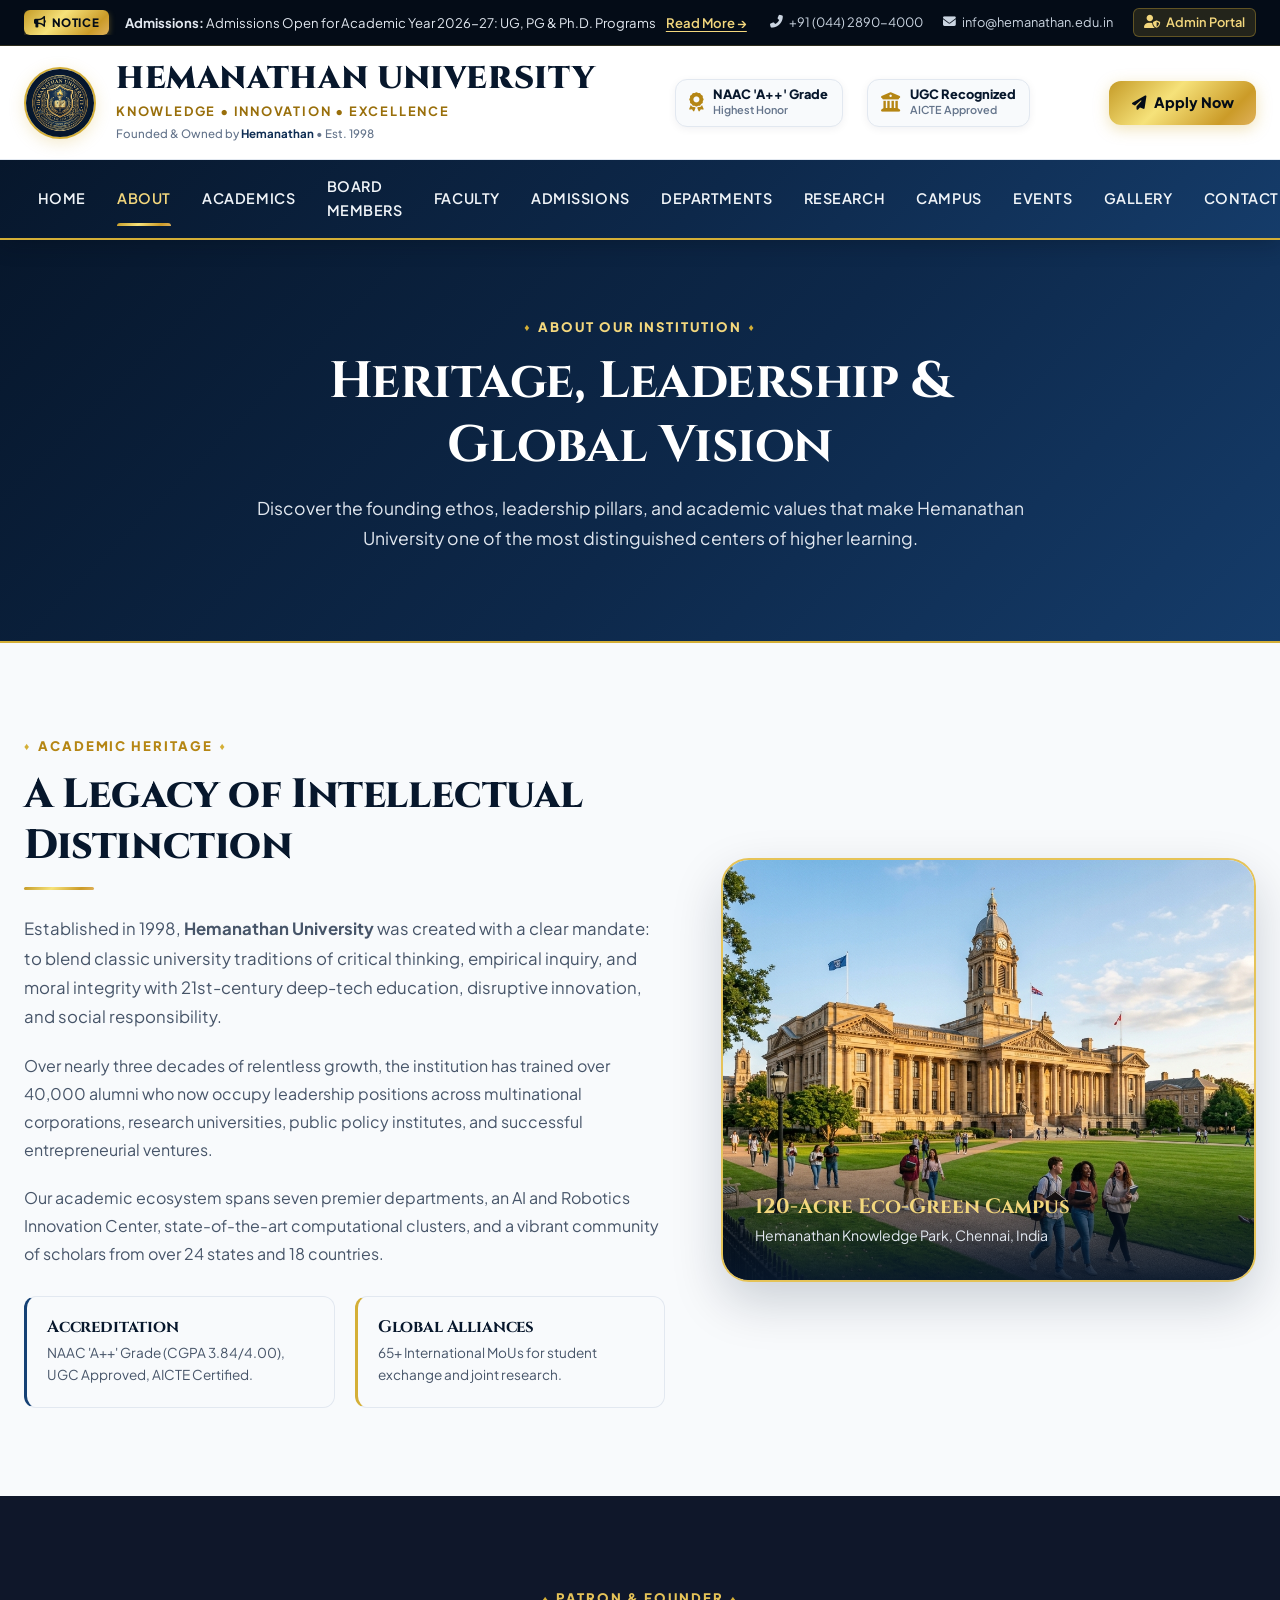
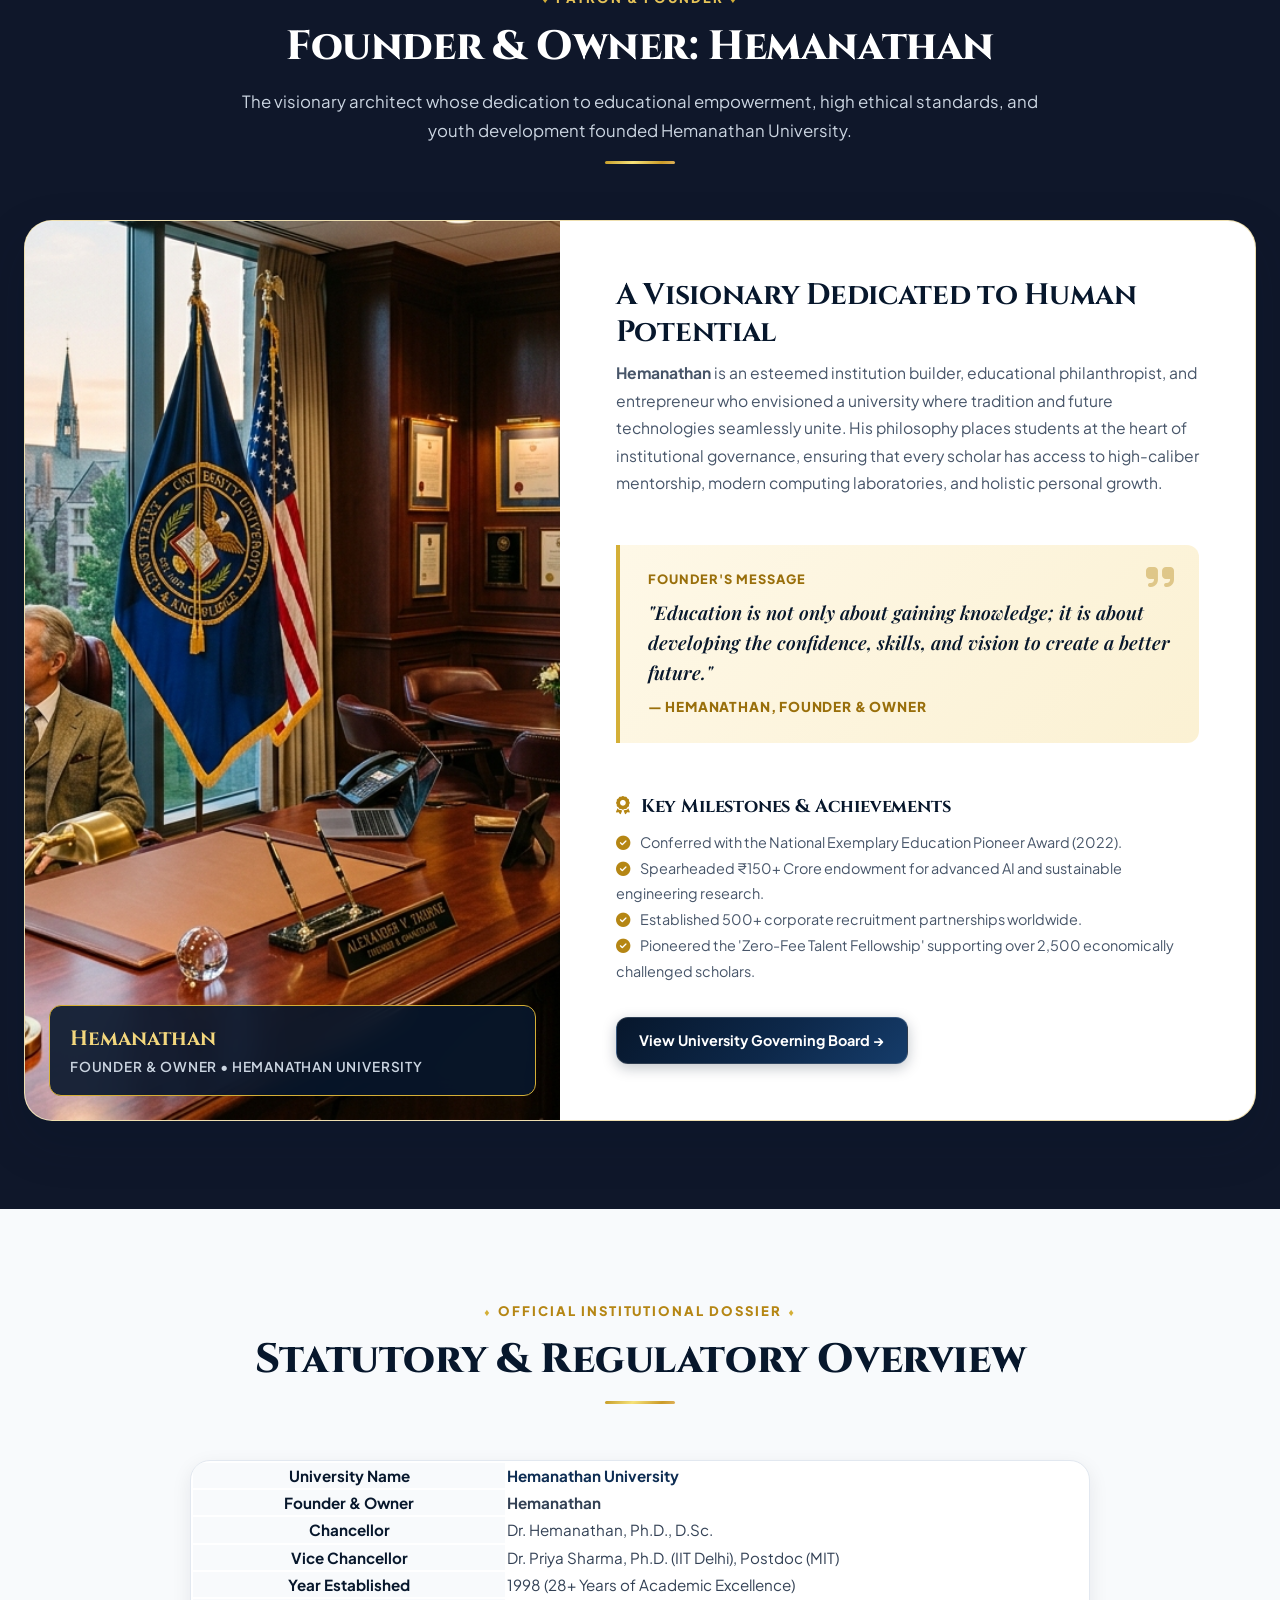
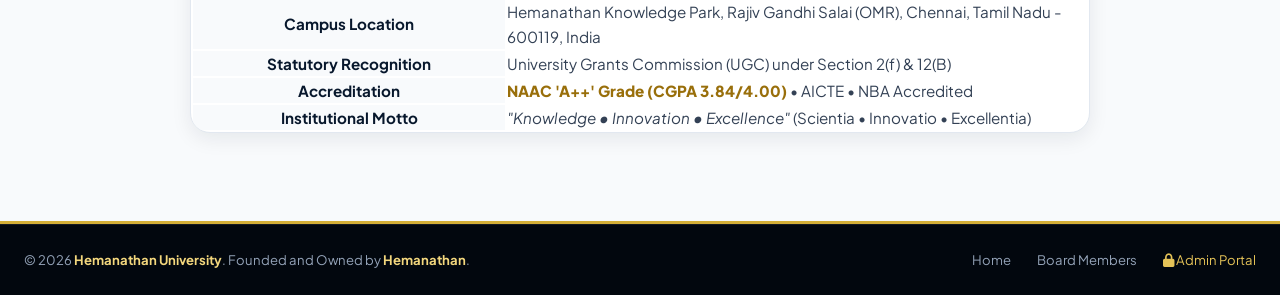
<file: about.html>
<!DOCTYPE html>
<html lang="en">
<head>
  <meta charset="UTF-8">
  <meta name="viewport" content="width=device-width, initial-scale=1.0">
  <title>About Us | Hemanathan University</title>
  <meta name="description" content="Learn about Hemanathan University, its visionary Founder & Owner Hemanathan, our institutional mission, world-class academic legacy, and NAAC A++ accreditation.">
  <link rel="icon" type="image/jpeg" href="assets/images/university_crest.jpg">
  
  <link rel="stylesheet" href="https://cdnjs.cloudflare.com/ajax/libs/font-awesome/6.5.1/css/all.min.css">
  <link rel="stylesheet" href="css/main.css">
</head>
<body>

  <!-- TOP NOTICE BAR -->
  <div class="top-notice-bar">
    <div class="container">
      <div class="top-bar-left">
        <span class="notice-badge"><i class="fas fa-bullhorn"></i> Notice</span>
        <div class="ticker-content" id="announcementTicker">
          <span>Admissions Open for Academic Year 2026-27: UG, PG & Ph.D. Programs</span>
        </div>
      </div>
      <div class="top-bar-right">
        <a href="tel:+914428904000" class="top-bar-link"><i class="fas fa-phone-alt"></i> +91 (044) 2890-4000</a>
        <a href="mailto:info@hemanathan.edu.in" class="top-bar-link"><i class="fas fa-envelope"></i> info@hemanathan.edu.in</a>
        <a href="admin.html" class="top-bar-link admin-btn"><i class="fas fa-user-shield"></i> Admin Portal</a>
      </div>
    </div>
  </div>

  <!-- MAIN HEADER -->
  <header class="main-header">
    <div class="container">
      <a href="index.html" class="brand-wrapper">
        <img src="assets/images/university_crest.jpg" alt="Hemanathan University Crest" class="brand-crest">
        <div class="brand-meta">
          <h1 class="brand-title">Hemanathan University</h1>
          <span class="brand-subtitle">Knowledge • Innovation • Excellence</span>
          <span class="brand-founder-tag">Founded & Owned by <strong>Hemanathan</strong> • Est. 1998</span>
        </div>
      </a>
      <div class="header-accreditations">
        <div class="accreditation-pill">
          <i class="fas fa-award"></i>
          <div class="accreditation-info">
            <span class="acc-title">NAAC 'A++' Grade</span>
            <span class="acc-sub">Highest Honor</span>
          </div>
        </div>
        <div class="accreditation-pill">
          <i class="fas fa-university"></i>
          <div class="accreditation-info">
            <span class="acc-title">UGC Recognized</span>
            <span class="acc-sub">AICTE Approved</span>
          </div>
        </div>
      </div>
      <div class="header-cta-group">
        <a href="admissions.html" class="btn btn-gold"><i class="fas fa-paper-plane"></i> Apply Now</a>
      </div>
    </div>
  </header>

  <!-- NAVBAR -->
  <nav class="navbar">
    <div class="container">
      <button class="mobile-toggle-btn" id="mobileToggle"><i class="fas fa-bars"></i></button>
      <ul class="nav-menu" id="navMenu">
        <li class="nav-item"><a href="index.html" class="nav-link">Home</a></li>
        <li class="nav-item"><a href="about.html" class="nav-link active">About</a></li>
        <li class="nav-item"><a href="academics.html" class="nav-link">Academics</a></li>
        <li class="nav-item"><a href="board.html" class="nav-link">Board Members</a></li>
        <li class="nav-item"><a href="faculty.html" class="nav-link">Faculty</a></li>
        <li class="nav-item"><a href="admissions.html" class="nav-link">Admissions</a></li>
        <li class="nav-item"><a href="departments.html" class="nav-link">Departments</a></li>
        <li class="nav-item"><a href="research.html" class="nav-link">Research</a></li>
        <li class="nav-item"><a href="campus.html" class="nav-link">Campus</a></li>
        <li class="nav-item"><a href="events.html" class="nav-link">Events</a></li>
        <li class="nav-item"><a href="gallery.html" class="nav-link">Gallery</a></li>
        <li class="nav-item"><a href="contact.html" class="nav-link">Contact</a></li>
      </ul>
      <div class="nav-actions">
        <a href="admin.html" class="btn btn-sm btn-outline-gold"><i class="fas fa-cog"></i> Admin Portal</a>
      </div>
    </div>
  </nav>

  <!-- PAGE HERO -->
  <section style="background: var(--navy-gradient); color: var(--white); padding: 4.5rem 0; position: relative; border-bottom: 2px solid var(--gold-500);">
    <div class="container text-center" style="text-align: center; max-width: 850px;">
      <span class="section-tag" style="color: var(--gold-300);">About Our Institution</span>
      <h1 style="color: var(--white); font-size: clamp(2.2rem, 4vw, 3.2rem); margin-bottom: 1rem;">
        Heritage, Leadership & Global Vision
      </h1>
      <p style="color: var(--slate-200); font-size: 1.1rem; line-height: 1.7;">
        Discover the founding ethos, leadership pillars, and academic values that make Hemanathan University one of the most distinguished centers of higher learning.
      </p>
    </div>
  </section>

  <!-- ABOUT THE UNIVERSITY SECTION -->
  <section class="section-padding">
    <div class="container">
      <div style="display: grid; grid-template-columns: 1.2fr 1fr; gap: 3.5rem; align-items: center;">
        <div>
          <span class="section-tag">Academic Heritage</span>
          <h2 class="section-title">A Legacy of Intellectual Distinction</h2>
          <div class="title-underline" style="margin: 0 0 1.5rem 0;"></div>
          <p style="color: var(--slate-600); font-size: 1.05rem; line-height: 1.75; margin-bottom: 1.25rem;">
            Established in 1998, <strong>Hemanathan University</strong> was created with a clear mandate: to blend classic university traditions of critical thinking, empirical inquiry, and moral integrity with 21st-century deep-tech education, disruptive innovation, and social responsibility.
          </p>
          <p style="color: var(--slate-600); line-height: 1.75; margin-bottom: 1.25rem;">
            Over nearly three decades of relentless growth, the institution has trained over 40,000 alumni who now occupy leadership positions across multinational corporations, research universities, public policy institutes, and successful entrepreneurial ventures.
          </p>
          <p style="color: var(--slate-600); line-height: 1.75; margin-bottom: 1.75rem;">
            Our academic ecosystem spans seven premier departments, an AI and Robotics Innovation Center, state-of-the-art computational clusters, and a vibrant community of scholars from over 24 states and 18 countries.
          </p>

          <div style="display: grid; grid-template-columns: repeat(2, 1fr); gap: 1.25rem;">
            <div style="background: var(--slate-50); border: 1px solid var(--slate-200); padding: 1.25rem; border-radius: var(--radius-md); border-left: 3px solid var(--primary-700);">
              <h4 style="color: var(--primary-900); margin-bottom: 0.25rem; font-size: 1.05rem;">Accreditation</h4>
              <p style="color: var(--slate-600); font-size: 0.85rem; margin: 0;">NAAC 'A++' Grade (CGPA 3.84/4.00), UGC Approved, AICTE Certified.</p>
            </div>
            <div style="background: var(--slate-50); border: 1px solid var(--slate-200); padding: 1.25rem; border-radius: var(--radius-md); border-left: 3px solid var(--gold-500);">
              <h4 style="color: var(--primary-900); margin-bottom: 0.25rem; font-size: 1.05rem;">Global Alliances</h4>
              <p style="color: var(--slate-600); font-size: 0.85rem; margin: 0;">65+ International MoUs for student exchange and joint research.</p>
            </div>
          </div>
        </div>

        <div>
          <div style="position: relative; border-radius: var(--radius-xl); overflow: hidden; box-shadow: var(--shadow-xl); border: 2px solid var(--gold-400);">
            <img src="assets/images/campus_hero.jpg" alt="Hemanathan University Campus Quad" style="width: 100%; height: 420px; object-fit: cover;">
            <div style="position: absolute; bottom: 0; left: 0; right: 0; background: linear-gradient(0deg, rgba(7,23,44,0.92) 0%, transparent 100%); padding: 2rem; color: var(--white);">
              <div style="font-family: var(--font-serif); font-size: 1.3rem; font-weight: 700; color: var(--gold-300);">120-Acre Eco-Green Campus</div>
              <div style="font-size: 0.88rem; color: var(--slate-200);">Hemanathan Knowledge Park, Chennai, India</div>
            </div>
          </div>
        </div>
      </div>
    </div>
  </section>

  <!-- HIGHLIGHTED FOUNDER & OWNER SECTION (CRITICAL REQUIREMENT) -->
  <section class="section-padding" id="founder" style="background: var(--slate-900); color: var(--white); position: relative;">
    <div class="container">
      <div class="section-header">
        <span class="section-tag" style="color: var(--gold-400);">Patron & Founder</span>
        <h2 class="section-title" style="color: var(--white);">Founder & Owner: Hemanathan</h2>
        <p class="section-desc" style="color: var(--slate-300);">
          The visionary architect whose dedication to educational empowerment, high ethical standards, and youth development founded Hemanathan University.
        </p>
        <div class="title-underline"></div>
      </div>

      <div class="founder-card" style="border-color: rgba(212, 175, 55, 0.4);">
        <div class="founder-image-wrapper">
          <img src="assets/images/chancellor_office.jpg" alt="Hemanathan - Founder & Owner" class="founder-image">
          <div class="founder-image-badge">
            <div class="founder-badge-title">Hemanathan</div>
            <div class="founder-badge-role">Founder & Owner • Hemanathan University</div>
          </div>
        </div>

        <div class="founder-content-wrapper">
          <h3 style="font-family: var(--font-serif); font-size: 1.85rem; color: var(--primary-900); margin-bottom: 0.5rem;">
            A Visionary Dedicated to Human Potential
          </h3>
          <p style="color: var(--slate-600); line-height: 1.75; font-size: 0.98rem; margin-bottom: 1.25rem;">
            <strong>Hemanathan</strong> is an esteemed institution builder, educational philanthropist, and entrepreneur who envisioned a university where tradition and future technologies seamlessly unite. His philosophy places students at the heart of institutional governance, ensuring that every scholar has access to high-caliber mentorship, modern computing laboratories, and holistic personal growth.
          </p>

          <!-- Founder's Message from prompt -->
          <div class="founder-quote-box">
            <i class="fas fa-quote-right quote-icon"></i>
            <div style="font-size: 0.8rem; font-weight: 800; color: var(--gold-700); text-transform: uppercase; letter-spacing: 0.08em; margin-bottom: 0.5rem;">
              Founder's Message
            </div>
            <div class="founder-quote-text">
              "Education is not only about gaining knowledge; it is about developing the confidence, skills, and vision to create a better future."
            </div>
            <div class="founder-quote-author">— Hemanathan, Founder & Owner</div>
          </div>

          <h4 style="font-family: var(--font-serif); font-size: 1.15rem; color: var(--primary-900); margin: 1.5rem 0 0.75rem 0;">
            <i class="fas fa-award" style="color: var(--gold-600); margin-right: 0.4rem;"></i> Key Milestones & Achievements
          </h4>
          <ul style="list-style: none; padding: 0; margin: 0; color: var(--slate-600); font-size: 0.9rem; line-height: 1.8;">
            <li><i class="fas fa-check-circle" style="color: var(--gold-600); margin-right: 0.5rem;"></i> Conferred with the National Exemplary Education Pioneer Award (2022).</li>
            <li><i class="fas fa-check-circle" style="color: var(--gold-600); margin-right: 0.5rem;"></i> Spearheaded ₹150+ Crore endowment for advanced AI and sustainable engineering research.</li>
            <li><i class="fas fa-check-circle" style="color: var(--gold-600); margin-right: 0.5rem;"></i> Established 500+ corporate recruitment partnerships worldwide.</li>
            <li><i class="fas fa-check-circle" style="color: var(--gold-600); margin-right: 0.5rem;"></i> Pioneered the 'Zero-Fee Talent Fellowship' supporting over 2,500 economically challenged scholars.</li>
          </ul>

          <div style="margin-top: 2rem;">
            <a href="board.html" class="btn btn-primary">
              View University Governing Board &rarr;
            </a>
          </div>
        </div>
      </div>
    </div>
  </section>

  <!-- UNIVERSITY STATUTORY DETAILS TABLE -->
  <section class="section-padding">
    <div class="container">
      <div class="section-header">
        <span class="section-tag">Official Institutional Dossier</span>
        <h2 class="section-title">Statutory & Regulatory Overview</h2>
        <div class="title-underline"></div>
      </div>

      <div style="background: var(--white); border-radius: var(--radius-lg); border: 1px solid var(--slate-200); box-shadow: var(--shadow-md); overflow: hidden; max-width: 900px; margin: 0 auto;">
        <table class="admin-table" style="font-size: 0.95rem;">
          <tbody>
            <tr>
              <th style="width: 35%; background: var(--slate-50); color: var(--primary-900); font-weight: 700;">University Name</th>
              <td style="font-weight: 700; color: var(--primary-800);">Hemanathan University</td>
            </tr>
            <tr>
              <th style="background: var(--slate-50); color: var(--primary-900); font-weight: 700;">Founder & Owner</th>
              <td><strong>Hemanathan</strong></td>
            </tr>
            <tr>
              <th style="background: var(--slate-50); color: var(--primary-900); font-weight: 700;">Chancellor</th>
              <td>Dr. Hemanathan, Ph.D., D.Sc.</td>
            </tr>
            <tr>
              <th style="background: var(--slate-50); color: var(--primary-900); font-weight: 700;">Vice Chancellor</th>
              <td>Dr. Priya Sharma, Ph.D. (IIT Delhi), Postdoc (MIT)</td>
            </tr>
            <tr>
              <th style="background: var(--slate-50); color: var(--primary-900); font-weight: 700;">Year Established</th>
              <td>1998 (28+ Years of Academic Excellence)</td>
            </tr>
            <tr>
              <th style="background: var(--slate-50); color: var(--primary-900); font-weight: 700;">Campus Location</th>
              <td>Hemanathan Knowledge Park, Rajiv Gandhi Salai (OMR), Chennai, Tamil Nadu - 600119, India</td>
            </tr>
            <tr>
              <th style="background: var(--slate-50); color: var(--primary-900); font-weight: 700;">Statutory Recognition</th>
              <td>University Grants Commission (UGC) under Section 2(f) & 12(B)</td>
            </tr>
            <tr>
              <th style="background: var(--slate-50); color: var(--primary-900); font-weight: 700;">Accreditation</th>
              <td><span style="color: var(--gold-700); font-weight: 800;">NAAC 'A++' Grade (CGPA 3.84/4.00)</span> • AICTE • NBA Accredited</td>
            </tr>
            <tr>
              <th style="background: var(--slate-50); color: var(--primary-900); font-weight: 700;">Institutional Motto</th>
              <td><em>"Knowledge • Innovation • Excellence"</em> (Scientia • Innovatio • Excellentia)</td>
            </tr>
          </tbody>
        </table>
      </div>
    </div>
  </section>

  <!-- FOOTER -->
  <footer class="site-footer">
    <div class="footer-bottom">
      <div class="container">
        <div class="footer-legal-copy">
          &copy; 2026 <strong>Hemanathan University</strong>. Founded and Owned by <strong>Hemanathan</strong>.
        </div>
        <div>
          <a href="index.html" style="color: var(--slate-400); margin-right: 1.5rem;">Home</a>
          <a href="board.html" style="color: var(--slate-400); margin-right: 1.5rem;">Board Members</a>
          <a href="admin.html" style="color: var(--gold-400);"><i class="fas fa-lock"></i> Admin Portal</a>
        </div>
      </div>
    </div>
  </footer>

  <script src="js/data.js"></script>
  <script src="js/main.js"></script>
</body>
</html>
</file>
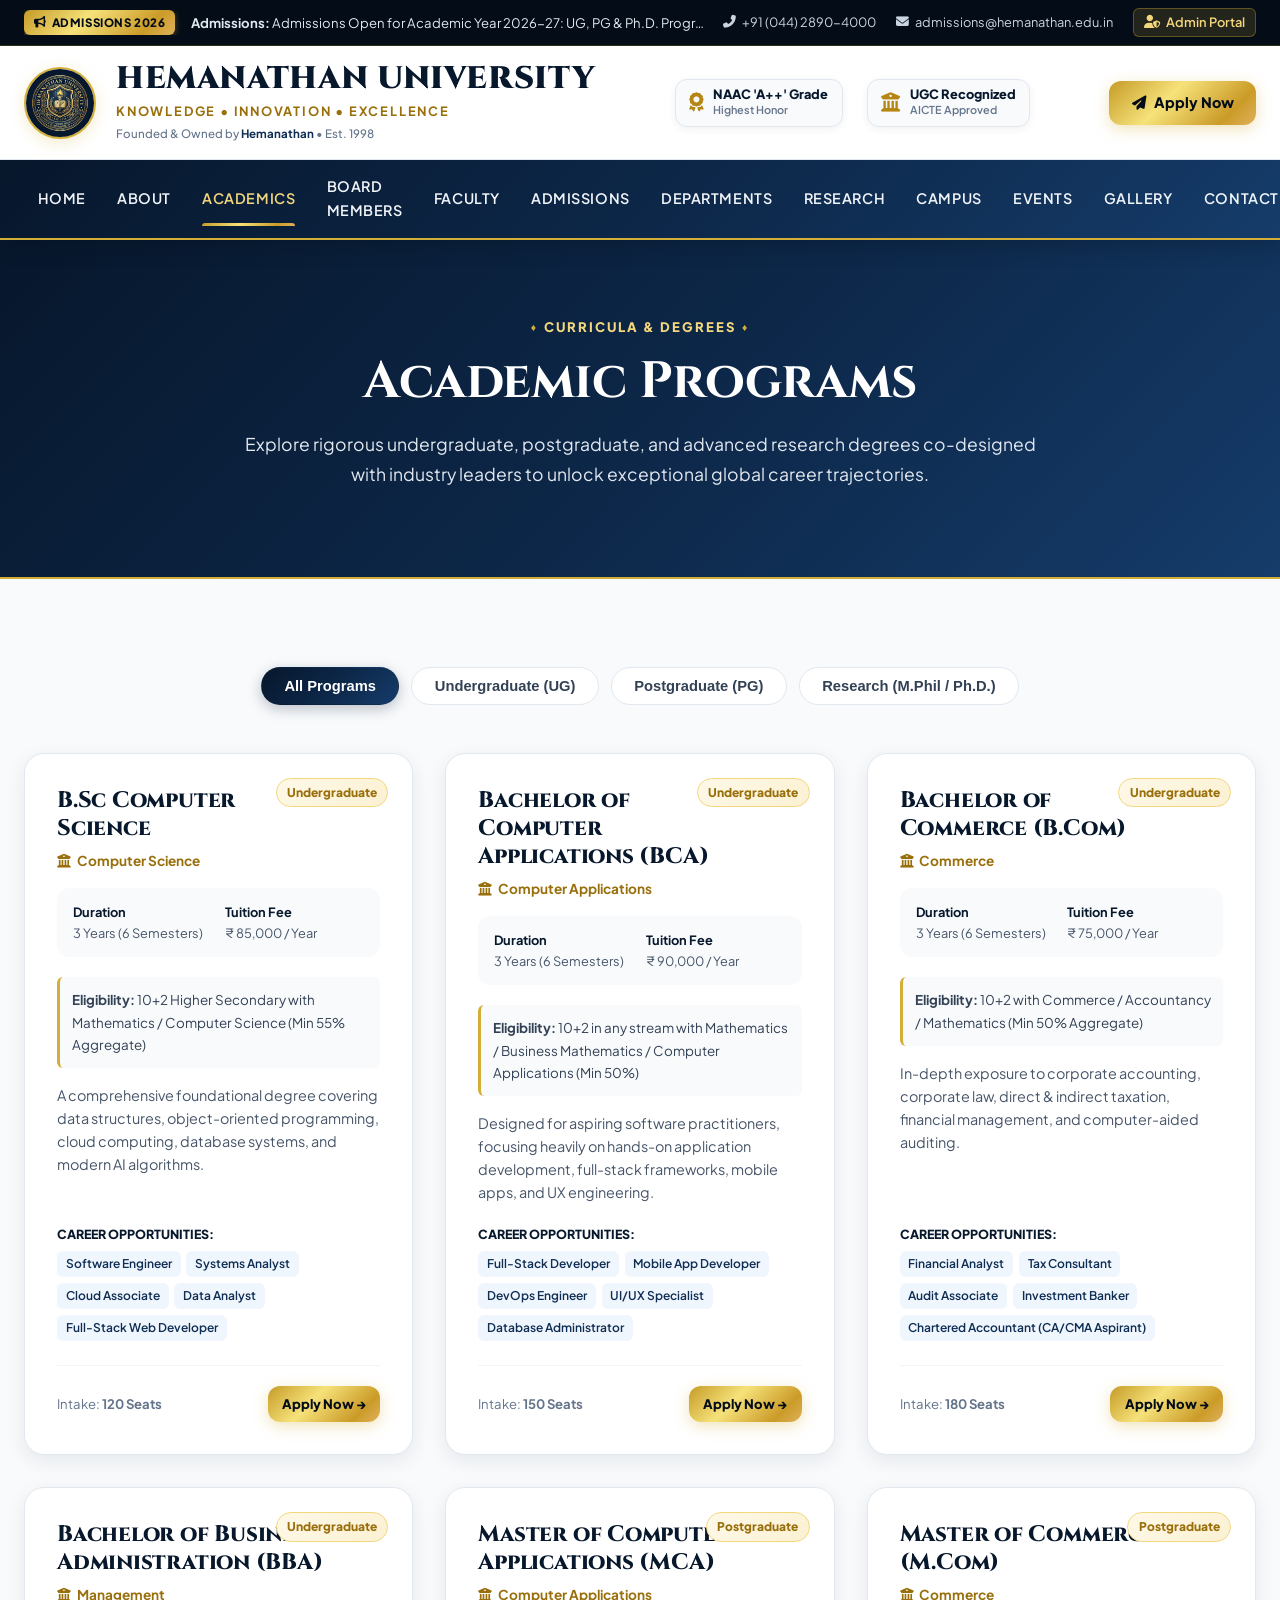
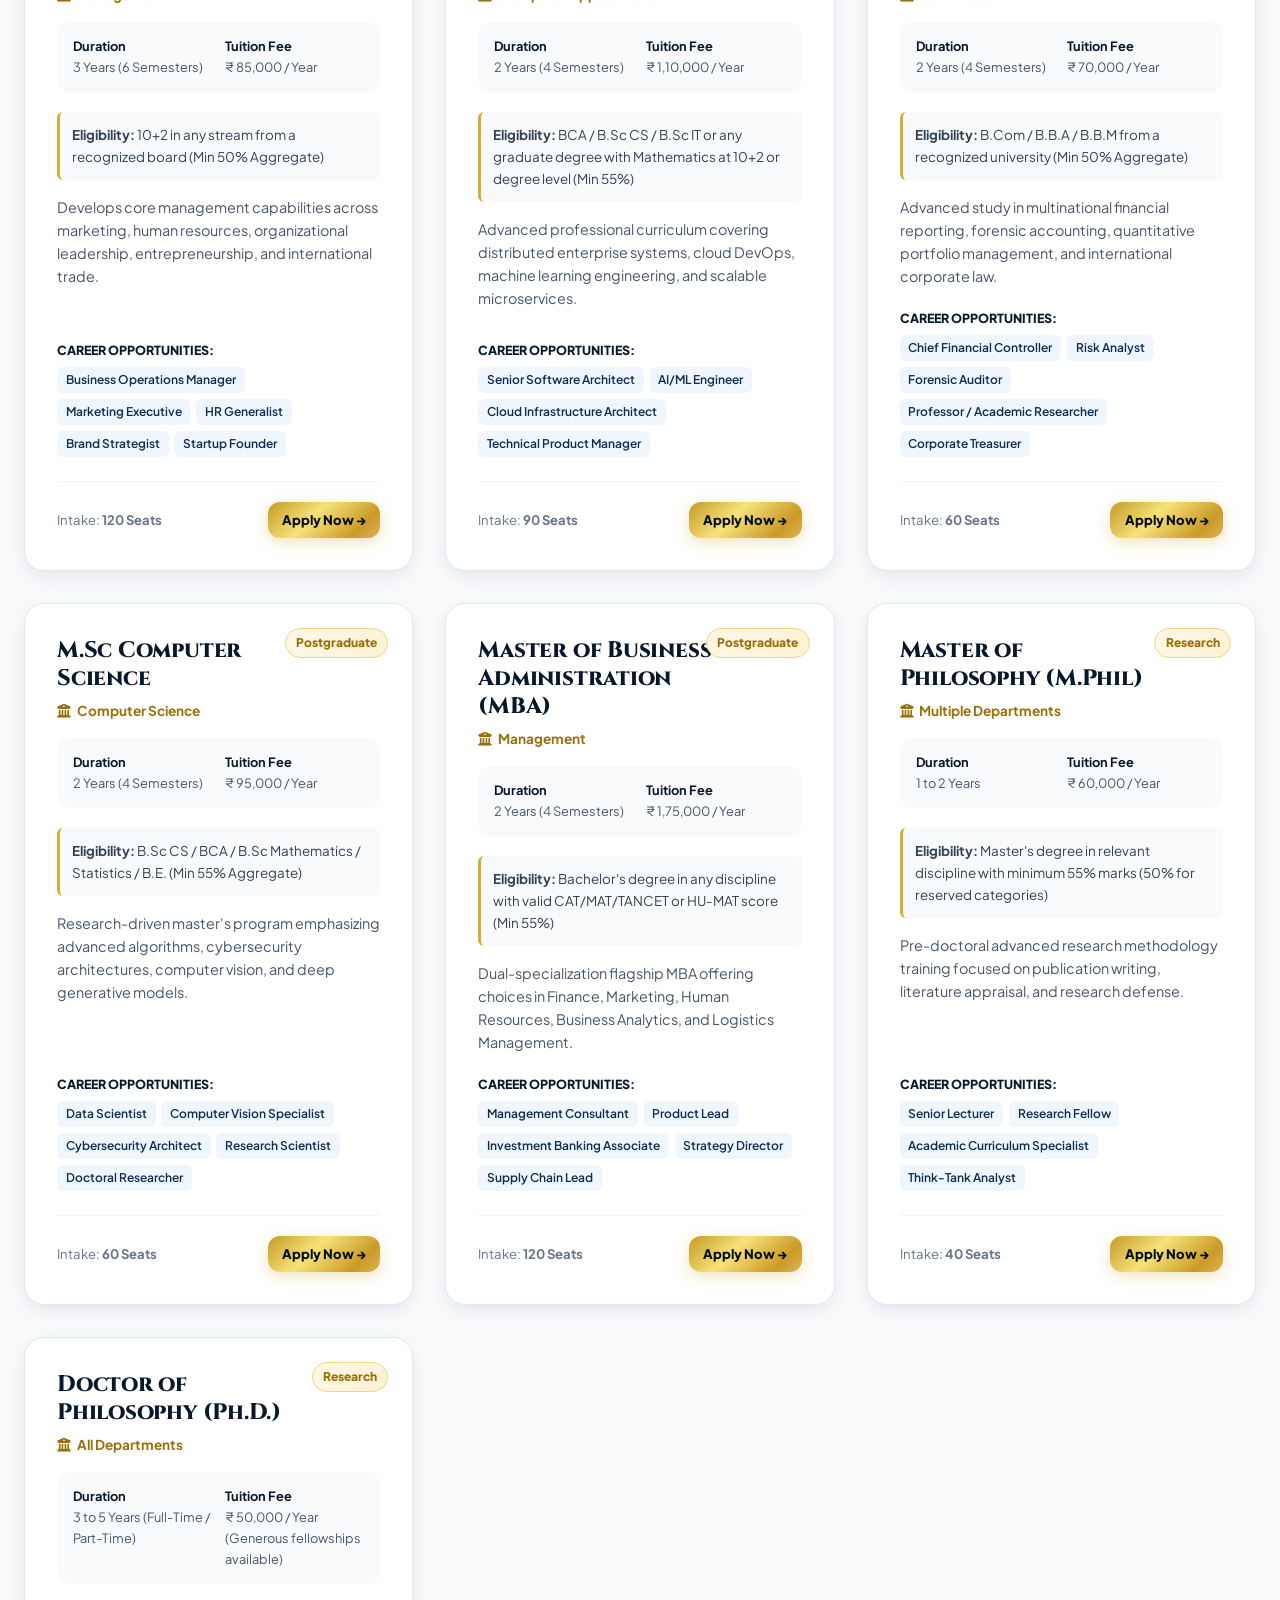
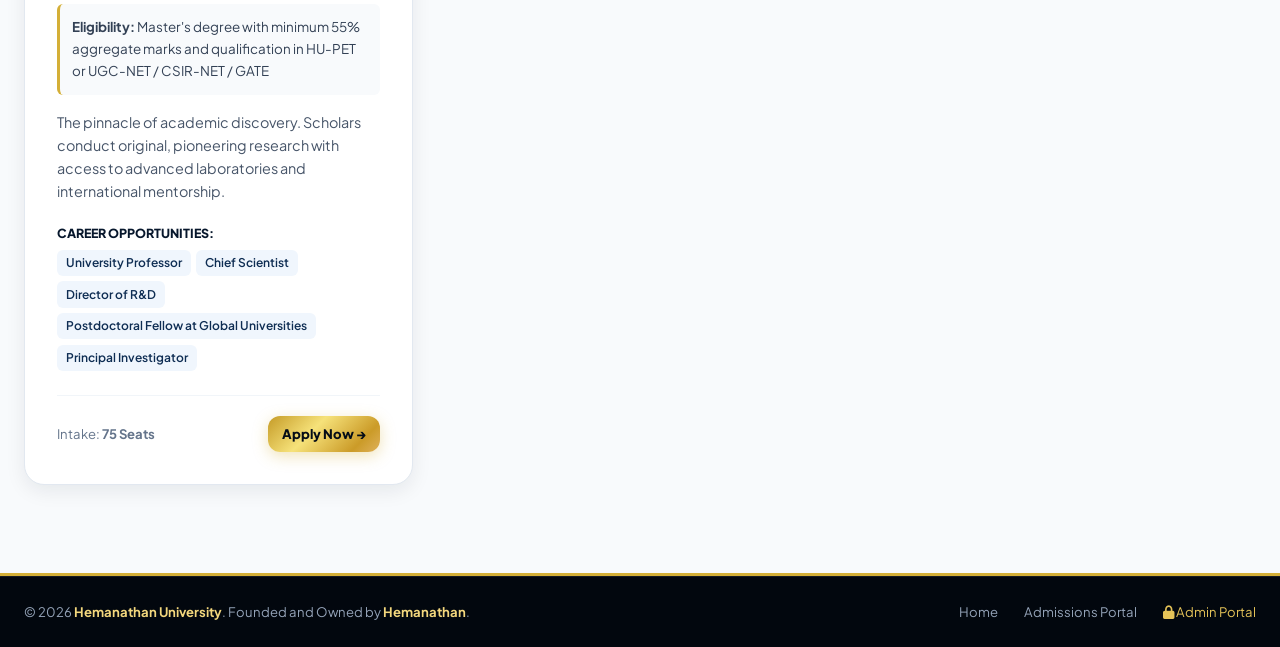
<file: academics.html>
<!DOCTYPE html>
<html lang="en">
<head>
  <meta charset="UTF-8">
  <meta name="viewport" content="width=device-width, initial-scale=1.0">
  <title>Academic Programs | Hemanathan University</title>
  <meta name="description" content="Discover undergraduate, postgraduate, and doctoral research degree programs at Hemanathan University. B.Sc CS, BCA, B.Com, BBA, MCA, MBA, M.Sc, Ph.D.">
  <link rel="icon" type="image/jpeg" href="assets/images/university_crest.jpg">
  
  <link rel="stylesheet" href="https://cdnjs.cloudflare.com/ajax/libs/font-awesome/6.5.1/css/all.min.css">
  <link rel="stylesheet" href="css/main.css">
</head>
<body>

  <!-- TOP NOTICE BAR -->
  <div class="top-notice-bar">
    <div class="container">
      <div class="top-bar-left">
        <span class="notice-badge"><i class="fas fa-bullhorn"></i> Admissions 2026</span>
        <div class="ticker-content" id="announcementTicker">
          <span>Admissions Open for Academic Year 2026-27: UG, PG & Ph.D. Programs</span>
        </div>
      </div>
      <div class="top-bar-right">
        <a href="tel:+914428904000" class="top-bar-link"><i class="fas fa-phone-alt"></i> +91 (044) 2890-4000</a>
        <a href="mailto:admissions@hemanathan.edu.in" class="top-bar-link"><i class="fas fa-envelope"></i> admissions@hemanathan.edu.in</a>
        <a href="admin.html" class="top-bar-link admin-btn"><i class="fas fa-user-shield"></i> Admin Portal</a>
      </div>
    </div>
  </div>

  <!-- MAIN HEADER -->
  <header class="main-header">
    <div class="container">
      <a href="index.html" class="brand-wrapper">
        <img src="assets/images/university_crest.jpg" alt="Hemanathan University Crest" class="brand-crest">
        <div class="brand-meta">
          <h1 class="brand-title">Hemanathan University</h1>
          <span class="brand-subtitle">Knowledge • Innovation • Excellence</span>
          <span class="brand-founder-tag">Founded & Owned by <strong>Hemanathan</strong> • Est. 1998</span>
        </div>
      </a>
      <div class="header-accreditations">
        <div class="accreditation-pill">
          <i class="fas fa-award"></i>
          <div class="accreditation-info">
            <span class="acc-title">NAAC 'A++' Grade</span>
            <span class="acc-sub">Highest Honor</span>
          </div>
        </div>
        <div class="accreditation-pill">
          <i class="fas fa-university"></i>
          <div class="accreditation-info">
            <span class="acc-title">UGC Recognized</span>
            <span class="acc-sub">AICTE Approved</span>
          </div>
        </div>
      </div>
      <div class="header-cta-group">
        <a href="admissions.html" class="btn btn-gold"><i class="fas fa-paper-plane"></i> Apply Now</a>
      </div>
    </div>
  </header>

  <!-- NAVBAR -->
  <nav class="navbar">
    <div class="container">
      <button class="mobile-toggle-btn" id="mobileToggle"><i class="fas fa-bars"></i></button>
      <ul class="nav-menu" id="navMenu">
        <li class="nav-item"><a href="index.html" class="nav-link">Home</a></li>
        <li class="nav-item"><a href="about.html" class="nav-link">About</a></li>
        <li class="nav-item"><a href="academics.html" class="nav-link active">Academics</a></li>
        <li class="nav-item"><a href="board.html" class="nav-link">Board Members</a></li>
        <li class="nav-item"><a href="faculty.html" class="nav-link">Faculty</a></li>
        <li class="nav-item"><a href="admissions.html" class="nav-link">Admissions</a></li>
        <li class="nav-item"><a href="departments.html" class="nav-link">Departments</a></li>
        <li class="nav-item"><a href="research.html" class="nav-link">Research</a></li>
        <li class="nav-item"><a href="campus.html" class="nav-link">Campus</a></li>
        <li class="nav-item"><a href="events.html" class="nav-link">Events</a></li>
        <li class="nav-item"><a href="gallery.html" class="nav-link">Gallery</a></li>
        <li class="nav-item"><a href="contact.html" class="nav-link">Contact</a></li>
      </ul>
      <div class="nav-actions">
        <a href="admissions.html" class="btn btn-sm btn-gold"><i class="fas fa-file-signature"></i> Apply 2026</a>
      </div>
    </div>
  </nav>

  <!-- PAGE HERO -->
  <section style="background: var(--navy-gradient); color: var(--white); padding: 4.5rem 0; position: relative; border-bottom: 2px solid var(--gold-500);">
    <div class="container text-center" style="text-align: center; max-width: 850px;">
      <span class="section-tag" style="color: var(--gold-300);">Curricula & Degrees</span>
      <h1 style="color: var(--white); font-size: clamp(2.2rem, 4vw, 3.2rem); margin-bottom: 1rem;">
        Academic Programs
      </h1>
      <p style="color: var(--slate-200); font-size: 1.1rem; line-height: 1.7;">
        Explore rigorous undergraduate, postgraduate, and advanced research degrees co-designed with industry leaders to unlock exceptional global career trajectories.
      </p>
    </div>
  </section>

  <!-- PROGRAM FILTERS & DIRECTORY -->
  <section class="section-padding">
    <div class="container">
      <!-- Tabs: All, Undergraduate, Postgraduate, Research -->
      <div class="filter-tabs" id="programTabs">
        <button class="tab-btn active" data-level="all">All Programs</button>
        <button class="tab-btn" data-level="Undergraduate">Undergraduate (UG)</button>
        <button class="tab-btn" data-level="Postgraduate">Postgraduate (PG)</button>
        <button class="tab-btn" data-level="Research">Research (M.Phil / Ph.D.)</button>
      </div>

      <div class="cards-grid" id="academicProgramsGrid">
        <!-- Rendered dynamically -->
      </div>
    </div>
  </section>

  <!-- FOOTER -->
  <footer class="site-footer">
    <div class="footer-bottom">
      <div class="container">
        <div class="footer-legal-copy">
          &copy; 2026 <strong>Hemanathan University</strong>. Founded and Owned by <strong>Hemanathan</strong>.
        </div>
        <div>
          <a href="index.html" style="color: var(--slate-400); margin-right: 1.5rem;">Home</a>
          <a href="admissions.html" style="color: var(--slate-400); margin-right: 1.5rem;">Admissions Portal</a>
          <a href="admin.html" style="color: var(--gold-400);"><i class="fas fa-lock"></i> Admin Portal</a>
        </div>
      </div>
    </div>
  </footer>

  <script src="js/data.js"></script>
  <script src="js/main.js"></script>
  <script>
    document.addEventListener('DOMContentLoaded', () => {
      let currentLevel = 'all';
      renderPrograms('academicProgramsGrid', currentLevel);

      const tabs = document.querySelectorAll('#programTabs .tab-btn');
      tabs.forEach(tab => {
        tab.addEventListener('click', () => {
          tabs.forEach(t => t.classList.remove('active'));
          tab.classList.add('active');
          currentLevel = tab.getAttribute('data-level');
          renderPrograms('academicProgramsGrid', currentLevel);
        });
      });
    });
  </script>
</body>
</html>
</file>
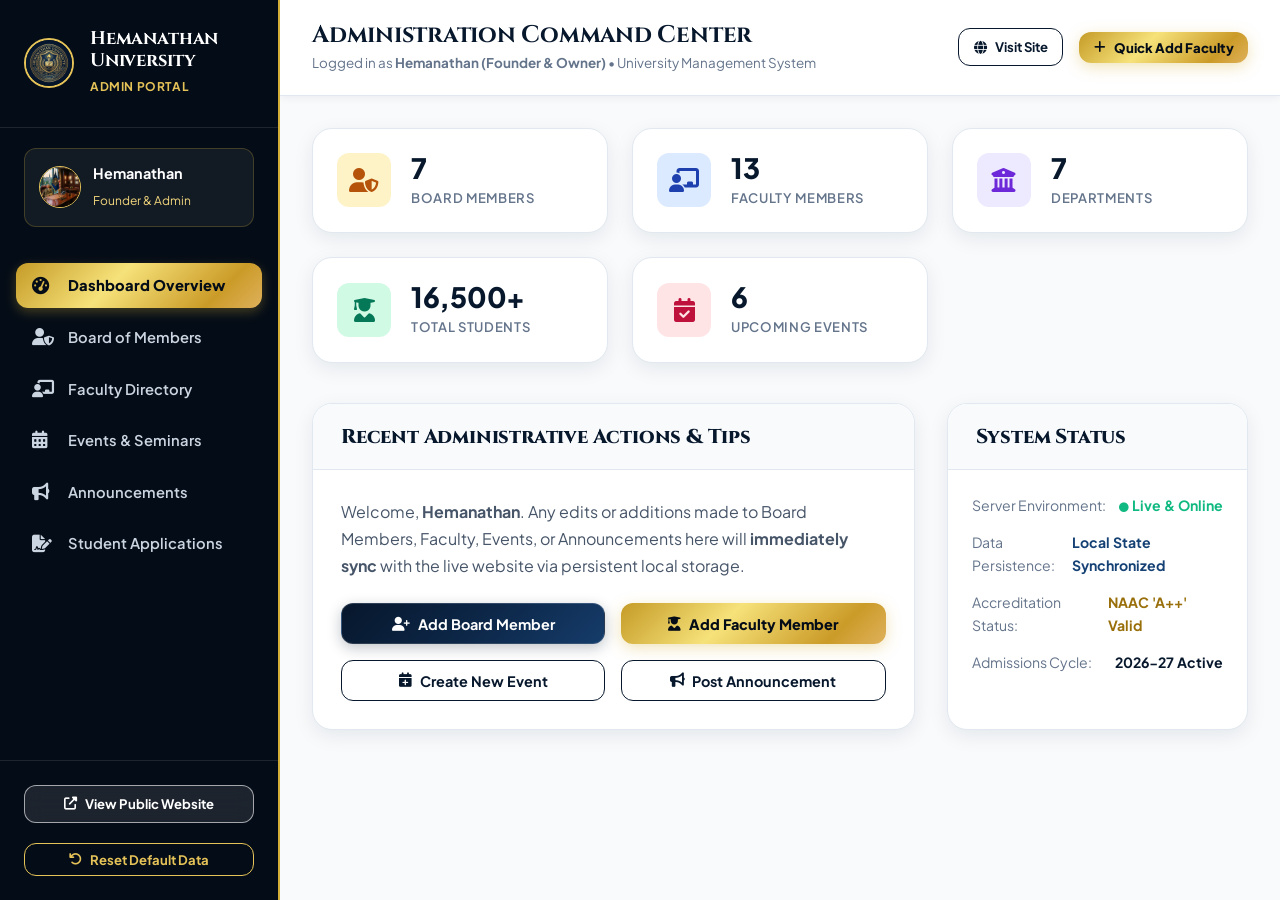
<file: admin.html>
<!DOCTYPE html>
<html lang="en">
<head>
  <meta charset="UTF-8">
  <meta name="viewport" content="width=device-width, initial-scale=1.0">
  <title>Admin Dashboard | Hemanathan University</title>
  <meta name="description" content="Administrative management dashboard for Hemanathan University. Manage Board Members, Faculty, Events, and Announcements.">
  <link rel="icon" type="image/jpeg" href="assets/images/university_crest.jpg">
  
  <link rel="stylesheet" href="https://cdnjs.cloudflare.com/ajax/libs/font-awesome/6.5.1/css/all.min.css">
  <link rel="stylesheet" href="css/main.css">
  <link rel="stylesheet" href="css/admin.css">
</head>
<body>

  <div class="admin-layout">
    
    <!-- ADMIN SIDEBAR -->
    <aside class="admin-sidebar">
      <div class="admin-brand-box">
        <img src="assets/images/university_crest.jpg" alt="University Crest" class="admin-crest-img">
        <div class="admin-brand-text">
          <h2>Hemanathan University</h2>
          <span>Admin Portal</span>
        </div>
      </div>

      <div class="admin-profile-pill">
        <img src="assets/images/chancellor_office.jpg" alt="Admin Hemanathan" class="admin-avatar-sm">
        <div class="admin-user-info">
          <strong>Hemanathan</strong>
          <span>Founder & Admin</span>
        </div>
      </div>

      <ul class="admin-nav">
        <li class="admin-nav-item">
          <button class="admin-nav-btn active" data-tab="tab-overview">
            <i class="fas fa-tachometer-alt"></i> Dashboard Overview
          </button>
        </li>
        <li class="admin-nav-item">
          <button class="admin-nav-btn" data-tab="tab-board">
            <i class="fas fa-user-shield"></i> Board of Members
          </button>
        </li>
        <li class="admin-nav-item">
          <button class="admin-nav-btn" data-tab="tab-faculty">
            <i class="fas fa-chalkboard-teacher"></i> Faculty Directory
          </button>
        </li>
        <li class="admin-nav-item">
          <button class="admin-nav-btn" data-tab="tab-events">
            <i class="fas fa-calendar-alt"></i> Events & Seminars
          </button>
        </li>
        <li class="admin-nav-item">
          <button class="admin-nav-btn" data-tab="tab-announcements">
            <i class="fas fa-bullhorn"></i> Announcements
          </button>
        </li>
        <li class="admin-nav-item">
          <button class="admin-nav-btn" data-tab="tab-applications">
            <i class="fas fa-file-signature"></i> Student Applications
          </button>
        </li>
      </ul>

      <div class="admin-sidebar-footer">
        <a href="index.html" class="btn btn-outline-white btn-sm" target="_blank" style="text-align: center;">
          <i class="fas fa-external-link-alt"></i> View Public Website
        </a>
        <button class="btn btn-outline-gold btn-sm" onclick="handleResetAllData()" style="text-align: center; margin-top: 0.5rem;">
          <i class="fas fa-undo"></i> Reset Default Data
        </button>
      </div>
    </aside>

    <!-- ADMIN MAIN CONTENT -->
    <main class="admin-main">
      
      <!-- Top Bar -->
      <header class="admin-topbar">
        <div class="admin-page-title">
          <h1 id="adminCurrentTitle">Administration Command Center</h1>
          <p>Logged in as <strong>Hemanathan (Founder & Owner)</strong> • University Management System</p>
        </div>
        <div style="display: flex; gap: 1rem; align-items: center;">
          <a href="index.html" class="btn btn-outline-navy btn-sm"><i class="fas fa-globe"></i> Visit Site</a>
          <button class="btn btn-gold btn-sm" onclick="openAddFacultyModal()"><i class="fas fa-plus"></i> Quick Add Faculty</button>
        </div>
      </header>

      <!-- Content View Area -->
      <div class="admin-content-area">
        
        <!-- ================= TAB 1: OVERVIEW ================= -->
        <div class="admin-tab-pane" id="tab-overview" style="display: block;">
          
          <!-- Statistics Cards Grid from prompt -->
          <div class="admin-stats-grid">
            
            <div class="admin-stat-card">
              <div class="admin-stat-icon-wrap icon-gold">
                <i class="fas fa-user-shield"></i>
              </div>
              <div class="admin-stat-info">
                <h3 id="statTotalBoard">7</h3>
                <p>Board Members</p>
              </div>
            </div>

            <div class="admin-stat-card">
              <div class="admin-stat-icon-wrap icon-blue">
                <i class="fas fa-chalkboard-teacher"></i>
              </div>
              <div class="admin-stat-info">
                <h3 id="statTotalFaculty">13</h3>
                <p>Faculty Members</p>
              </div>
            </div>

            <div class="admin-stat-card">
              <div class="admin-stat-icon-wrap icon-purple">
                <i class="fas fa-university"></i>
              </div>
              <div class="admin-stat-info">
                <h3 id="statTotalDepts">7</h3>
                <p>Departments</p>
              </div>
            </div>

            <div class="admin-stat-card">
              <div class="admin-stat-icon-wrap icon-green">
                <i class="fas fa-user-graduate"></i>
              </div>
              <div class="admin-stat-info">
                <h3 id="statTotalStudents">16,500+</h3>
                <p>Total Students</p>
              </div>
            </div>

            <div class="admin-stat-card">
              <div class="admin-stat-icon-wrap icon-rose">
                <i class="fas fa-calendar-check"></i>
              </div>
              <div class="admin-stat-info">
                <h3 id="statTotalEvents">6</h3>
                <p>Upcoming Events</p>
              </div>
            </div>

          </div>

          <!-- Quick Action Panels -->
          <div style="display: grid; grid-template-columns: 2fr 1fr; gap: 2rem;">
            
            <div class="mgmt-card">
              <div class="mgmt-card-header">
                <h3 class="mgmt-card-title">Recent Administrative Actions & Tips</h3>
              </div>
              <div style="padding: 1.75rem;">
                <p style="color: var(--slate-600); line-height: 1.7; margin-bottom: 1rem;">
                  Welcome, <strong>Hemanathan</strong>. Any edits or additions made to Board Members, Faculty, Events, or Announcements here will <strong>immediately sync</strong> with the live website via persistent local storage.
                </p>
                <div style="display: grid; grid-template-columns: repeat(2, 1fr); gap: 1rem; margin-top: 1.5rem;">
                  <button class="btn btn-primary" onclick="openAddBoardModal()">
                    <i class="fas fa-user-plus"></i> Add Board Member
                  </button>
                  <button class="btn btn-gold" onclick="openAddFacultyModal()">
                    <i class="fas fa-user-graduate"></i> Add Faculty Member
                  </button>
                  <button class="btn btn-outline-navy" onclick="openAddEventModal()">
                    <i class="fas fa-calendar-plus"></i> Create New Event
                  </button>
                  <button class="btn btn-outline-navy" onclick="openAddAnnouncementModal()">
                    <i class="fas fa-bullhorn"></i> Post Announcement
                  </button>
                </div>
              </div>
            </div>

            <div class="mgmt-card">
              <div class="mgmt-card-header">
                <h3 class="mgmt-card-title">System Status</h3>
              </div>
              <div style="padding: 1.5rem; font-size: 0.88rem;">
                <div style="display: flex; justify-content: space-between; margin-bottom: 0.85rem;">
                  <span style="color: var(--slate-500);">Server Environment:</span>
                  <strong style="color: var(--success);"><i class="fas fa-circle" style="font-size: 0.6rem;"></i> Live & Online</strong>
                </div>
                <div style="display: flex; justify-content: space-between; margin-bottom: 0.85rem;">
                  <span style="color: var(--slate-500);">Data Persistence:</span>
                  <strong style="color: var(--primary-700);">Local State Synchronized</strong>
                </div>
                <div style="display: flex; justify-content: space-between; margin-bottom: 0.85rem;">
                  <span style="color: var(--slate-500);">Accreditation Status:</span>
                  <strong style="color: var(--gold-700);">NAAC 'A++' Valid</strong>
                </div>
                <div style="display: flex; justify-content: space-between;">
                  <span style="color: var(--slate-500);">Admissions Cycle:</span>
                  <strong style="color: var(--primary-900);">2026-27 Active</strong>
                </div>
              </div>
            </div>

          </div>

        </div>

        <!-- ================= TAB 2: BOARD MEMBERS MANAGEMENT ================= -->
        <div class="admin-tab-pane" id="tab-board" style="display: none;">
          <div class="mgmt-card">
            <div class="mgmt-card-header">
              <h3 class="mgmt-card-title">Board of Members Directory</h3>
              <div class="mgmt-card-actions">
                <div class="search-input-wrap">
                  <i class="fas fa-search"></i>
                  <input type="text" placeholder="Filter board members..." oninput="renderAdminBoardTable(this.value)">
                </div>
                <button class="btn btn-gold btn-sm" onclick="openAddBoardModal()">
                  <i class="fas fa-plus"></i> Add Board Member
                </button>
              </div>
            </div>
            
            <div class="table-responsive">
              <table class="admin-table">
                <thead>
                  <tr>
                    <th>Member</th>
                    <th>Position</th>
                    <th>Department / Area</th>
                    <th>Email Contact</th>
                    <th>Actions</th>
                  </tr>
                </thead>
                <tbody id="adminBoardTableBody">
                  <!-- Rendered via JS -->
                </tbody>
              </table>
            </div>
          </div>
        </div>

        <!-- ================= TAB 3: FACULTY MEMBERS MANAGEMENT ================= -->
        <div class="admin-tab-pane" id="tab-faculty" style="display: none;">
          <div class="mgmt-card">
            <div class="mgmt-card-header">
              <h3 class="mgmt-card-title">Faculty Members Directory</h3>
              <div class="mgmt-card-actions">
                <div class="search-input-wrap">
                  <i class="fas fa-search"></i>
                  <input type="text" placeholder="Filter faculty..." oninput="renderAdminFacultyTable(this.value)">
                </div>
                <button class="btn btn-gold btn-sm" onclick="openAddFacultyModal()">
                  <i class="fas fa-plus"></i> Add Faculty Member
                </button>
              </div>
            </div>

            <div class="table-responsive">
              <table class="admin-table">
                <thead>
                  <tr>
                    <th>Faculty Name</th>
                    <th>Designation</th>
                    <th>Department</th>
                    <th>Specialization</th>
                    <th>Experience</th>
                    <th>Actions</th>
                  </tr>
                </thead>
                <tbody id="adminFacultyTableBody">
                  <!-- Rendered via JS -->
                </tbody>
              </table>
            </div>
          </div>
        </div>

        <!-- ================= TAB 4: EVENTS MANAGEMENT ================= -->
        <div class="admin-tab-pane" id="tab-events" style="display: none;">
          <div class="mgmt-card">
            <div class="mgmt-card-header">
              <h3 class="mgmt-card-title">University Events & Conferences</h3>
              <div class="mgmt-card-actions">
                <button class="btn btn-gold btn-sm" onclick="openAddEventModal()">
                  <i class="fas fa-plus"></i> Add Event
                </button>
              </div>
            </div>

            <div class="table-responsive">
              <table class="admin-table">
                <thead>
                  <tr>
                    <th>Event Title</th>
                    <th>Category</th>
                    <th>Date</th>
                    <th>Venue</th>
                    <th>Actions</th>
                  </tr>
                </thead>
                <tbody id="adminEventsTableBody">
                  <!-- Rendered via JS -->
                </tbody>
              </table>
            </div>
          </div>
        </div>

        <!-- ================= TAB 5: ANNOUNCEMENTS MANAGEMENT ================= -->
        <div class="admin-tab-pane" id="tab-announcements" style="display: none;">
          <div class="mgmt-card">
            <div class="mgmt-card-header">
              <h3 class="mgmt-card-title">Announcements & Circulars</h3>
              <div class="mgmt-card-actions">
                <button class="btn btn-gold btn-sm" onclick="openAddAnnouncementModal()">
                  <i class="fas fa-plus"></i> Create Announcement
                </button>
              </div>
            </div>

            <div class="table-responsive">
              <table class="admin-table">
                <thead>
                  <tr>
                    <th>Headline</th>
                    <th>Category</th>
                    <th>Priority</th>
                    <th>Date</th>
                    <th>Actions</th>
                  </tr>
                </thead>
                <tbody id="adminAnnouncementsTableBody">
                  <!-- Rendered via JS -->
                </tbody>
              </table>
            </div>
          </div>
        </div>

        <!-- ================= TAB 6: APPLICATIONS REVIEW ================= -->
        <div class="admin-tab-pane" id="tab-applications" style="display: none;">
          <div class="mgmt-card">
            <div class="mgmt-card-header">
              <h3 class="mgmt-card-title">Submitted Student Applications</h3>
              <span style="font-size: 0.85rem; color: var(--slate-500);">Direct feed from online admissions</span>
            </div>

            <div class="table-responsive">
              <table class="admin-table">
                <thead>
                  <tr>
                    <th>Application ID</th>
                    <th>Applicant Name</th>
                    <th>Program</th>
                    <th>Contact Info</th>
                    <th>Score / %</th>
                    <th>Status</th>
                  </tr>
                </thead>
                <tbody id="adminAppsTableBody">
                  <!-- Rendered via JS -->
                </tbody>
              </table>
            </div>
          </div>
        </div>

      </div>
    </main>

  </div>

  <!-- ADMIN EDIT/ADD MEMBER MODAL (FOR BOARD & FACULTY) -->
  <div class="admin-modal-overlay" id="adminMemberModal">
    <div class="admin-modal-card">
      <div class="admin-modal-header">
        <h3 id="adminMemberModalTitle">Add / Edit Member</h3>
        <button class="modal-close-btn" style="position: static; color: var(--white); background: rgba(255,255,255,0.2);" onclick="closeAdminModal('adminMemberModal')">&times;</button>
      </div>
      <form id="adminMemberForm" onsubmit="handleAdminMemberFormSubmit(event)">
        <input type="hidden" id="mId">
        <div class="admin-modal-body">
          <div class="form-grid-2">
            <div class="form-group">
              <label class="form-label" for="mName">Full Name *</label>
              <input type="text" id="mName" class="form-control" placeholder="e.g. Dr. Priya Sharma" required>
            </div>
            <div class="form-group">
              <label class="form-label" for="mPosition">Position / Designation *</label>
              <input type="text" id="mPosition" class="form-control" placeholder="e.g. Vice Chancellor / Professor" required>
            </div>
          </div>

          <div class="form-grid-2">
            <div class="form-group">
              <label class="form-label" for="mDepartment">Department / Governance Area *</label>
              <input type="text" id="mDepartment" class="form-control" placeholder="e.g. Computer Science" required>
            </div>
            <div class="form-group">
              <label class="form-label" for="mQualification">Qualification</label>
              <input type="text" id="mQualification" class="form-control" placeholder="e.g. Ph.D., M.Tech">
            </div>
          </div>

          <div class="form-group" id="mSpecializationGroup">
            <label class="form-label" for="mSpecialization">Specialization / Research Domain</label>
            <input type="text" id="mSpecialization" class="form-control" placeholder="e.g. Machine Learning & Neural Networks">
          </div>

          <div class="form-grid-2">
            <div class="form-group">
              <label class="form-label" for="mExperience">Experience</label>
              <input type="text" id="mExperience" class="form-control" placeholder="e.g. 15 Years">
            </div>
            <div class="form-group">
              <label class="form-label" for="mEmail">Email Address</label>
              <input type="email" id="mEmail" class="form-control" placeholder="name@hemanathan.edu.in">
            </div>
          </div>

          <div class="form-group">
            <label class="form-label" for="mPhoto">Photo URL / File Path</label>
            <input type="text" id="mPhoto" class="form-control" placeholder="assets/images/university_crest.jpg">
          </div>

          <div class="form-group">
            <label class="form-label" for="mBio">Biography</label>
            <textarea id="mBio" class="form-control" placeholder="Brief biography of the member..."></textarea>
          </div>
        </div>

        <div class="admin-modal-footer">
          <button type="button" class="btn btn-outline-navy btn-sm" onclick="closeAdminModal('adminMemberModal')">Cancel</button>
          <button type="submit" class="btn btn-gold btn-sm"><i class="fas fa-save"></i> Save Member</button>
        </div>
      </form>
    </div>
  </div>

  <!-- ADMIN EDIT/ADD EVENT MODAL -->
  <div class="admin-modal-overlay" id="adminEventModal">
    <div class="admin-modal-card">
      <div class="admin-modal-header">
        <h3>Add / Edit Event</h3>
        <button class="modal-close-btn" style="position: static; color: var(--white); background: rgba(255,255,255,0.2);" onclick="closeAdminModal('adminEventModal')">&times;</button>
      </div>
      <form id="adminEventForm" onsubmit="handleAdminEventSubmit(event)">
        <input type="hidden" id="eId">
        <div class="admin-modal-body">
          <div class="form-group">
            <label class="form-label" for="eTitle">Event Title *</label>
            <input type="text" id="eTitle" class="form-control" placeholder="e.g. Annual Convocation 2026" required>
          </div>

          <div class="form-grid-2">
            <div class="form-group">
              <label class="form-label" for="eCategory">Category *</label>
              <select id="eCategory" class="form-control" required>
                <option value="Graduation">Graduation Ceremony</option>
                <option value="Conferences">Conferences</option>
                <option value="Workshops">Workshops</option>
                <option value="Cultural">Cultural Events</option>
                <option value="Sports">Sports</option>
                <option value="Seminars">Seminars</option>
              </select>
            </div>
            <div class="form-group">
              <label class="form-label" for="eDate">Event Date *</label>
              <input type="date" id="eDate" class="form-control" required>
            </div>
          </div>

          <div class="form-grid-2">
            <div class="form-group">
              <label class="form-label" for="eTime">Time</label>
              <input type="text" id="eTime" class="form-control" placeholder="e.g. 10:00 AM - 1:00 PM">
            </div>
            <div class="form-group">
              <label class="form-label" for="eVenue">Venue *</label>
              <input type="text" id="eVenue" class="form-control" placeholder="e.g. Grand Auditorium" required>
            </div>
          </div>

          <div class="form-group">
            <label class="form-label" for="eSpeaker">Chief Guest / Speaker</label>
            <input type="text" id="eSpeaker" class="form-control" placeholder="e.g. Hon. Minister of Education">
          </div>

          <div class="form-group">
            <label class="form-label" for="eDesc">Description</label>
            <textarea id="eDesc" class="form-control" placeholder="Event description..."></textarea>
          </div>
        </div>

        <div class="admin-modal-footer">
          <button type="button" class="btn btn-outline-navy btn-sm" onclick="closeAdminModal('adminEventModal')">Cancel</button>
          <button type="submit" class="btn btn-gold btn-sm"><i class="fas fa-save"></i> Save Event</button>
        </div>
      </form>
    </div>
  </div>

  <!-- ADMIN EDIT/ADD ANNOUNCEMENT MODAL -->
  <div class="admin-modal-overlay" id="adminAnnModal">
    <div class="admin-modal-card">
      <div class="admin-modal-header">
        <h3>Create / Edit Announcement</h3>
        <button class="modal-close-btn" style="position: static; color: var(--white); background: rgba(255,255,255,0.2);" onclick="closeAdminModal('adminAnnModal')">&times;</button>
      </div>
      <form id="adminAnnForm" onsubmit="handleAdminAnnSubmit(event)">
        <input type="hidden" id="aId">
        <div class="admin-modal-body">
          <div class="form-group">
            <label class="form-label" for="aTitle">Announcement Title *</label>
            <input type="text" id="aTitle" class="form-control" placeholder="e.g. Admissions Open 2026-27" required>
          </div>

          <div class="form-grid-3">
            <div class="form-group">
              <label class="form-label" for="aCategory">Category</label>
              <input type="text" id="aCategory" class="form-control" placeholder="Admissions / Accreditations" value="Admissions">
            </div>
            <div class="form-group">
              <label class="form-label" for="aPriority">Priority</label>
              <select id="aPriority" class="form-control">
                <option value="Normal">Normal</option>
                <option value="High">High</option>
              </select>
            </div>
            <div class="form-group">
              <label class="form-label" for="aDate">Date</label>
              <input type="date" id="aDate" class="form-control">
            </div>
          </div>

          <div class="form-group">
            <label class="form-label" for="aSummary">Summary</label>
            <textarea id="aSummary" class="form-control" placeholder="Detailed text of announcement..."></textarea>
          </div>

          <div class="form-group">
            <label class="form-label" for="aLink">Redirect Link</label>
            <input type="text" id="aLink" class="form-control" placeholder="admissions.html" value="admissions.html">
          </div>
        </div>

        <div class="admin-modal-footer">
          <button type="button" class="btn btn-outline-navy btn-sm" onclick="closeAdminModal('adminAnnModal')">Cancel</button>
          <button type="submit" class="btn btn-gold btn-sm"><i class="fas fa-bullhorn"></i> Publish</button>
        </div>
      </form>
    </div>
  </div>

  <!-- Shared Member Profile Modal for previewing -->
  <div class="member-modal-overlay" id="memberModalOverlay">
    <div class="member-modal-card">
      <button class="modal-close-btn" id="modalCloseBtn" aria-label="Close Profile Modal">&times;</button>
      <div class="modal-header-hero">
        <img src="assets/images/university_crest.jpg" alt="Member Photo" class="modal-avatar-lg" id="modalMemberPhoto">
        <div class="modal-title-info">
          <h2 class="modal-member-name" id="modalMemberName">Member Name</h2>
          <div class="modal-member-pos" id="modalMemberRole">Position</div>
          <div class="modal-member-dept" id="modalMemberDept">Department</div>
        </div>
      </div>
      <div class="modal-body-content">
        <div class="modal-meta-grid">
          <div class="modal-meta-box"><strong>Qualification</strong><span id="modalMemberQual">Ph.D.</span></div>
          <div class="modal-meta-box"><strong>Experience</strong><span id="modalMemberExp">15+ Years</span></div>
          <div class="modal-meta-box"><strong>Specialization</strong><span id="modalMemberSpec">Domain</span></div>
          <div class="modal-meta-box"><strong>Official Email</strong><a href="#" id="modalMemberEmail">email@hemanathan.edu.in</a></div>
        </div>
        <div>
          <h4 class="modal-section-title"><i class="fas fa-user-circle"></i> Biography</h4>
          <p id="modalMemberBio" style="color: var(--slate-600); line-height: 1.7;"></p>
        </div>
      </div>
    </div>
  </div>

  <!-- Scripts -->
  <script src="js/data.js"></script>
  <script src="js/main.js"></script>
  <script src="js/admin.js"></script>
</body>
</html>
</file>
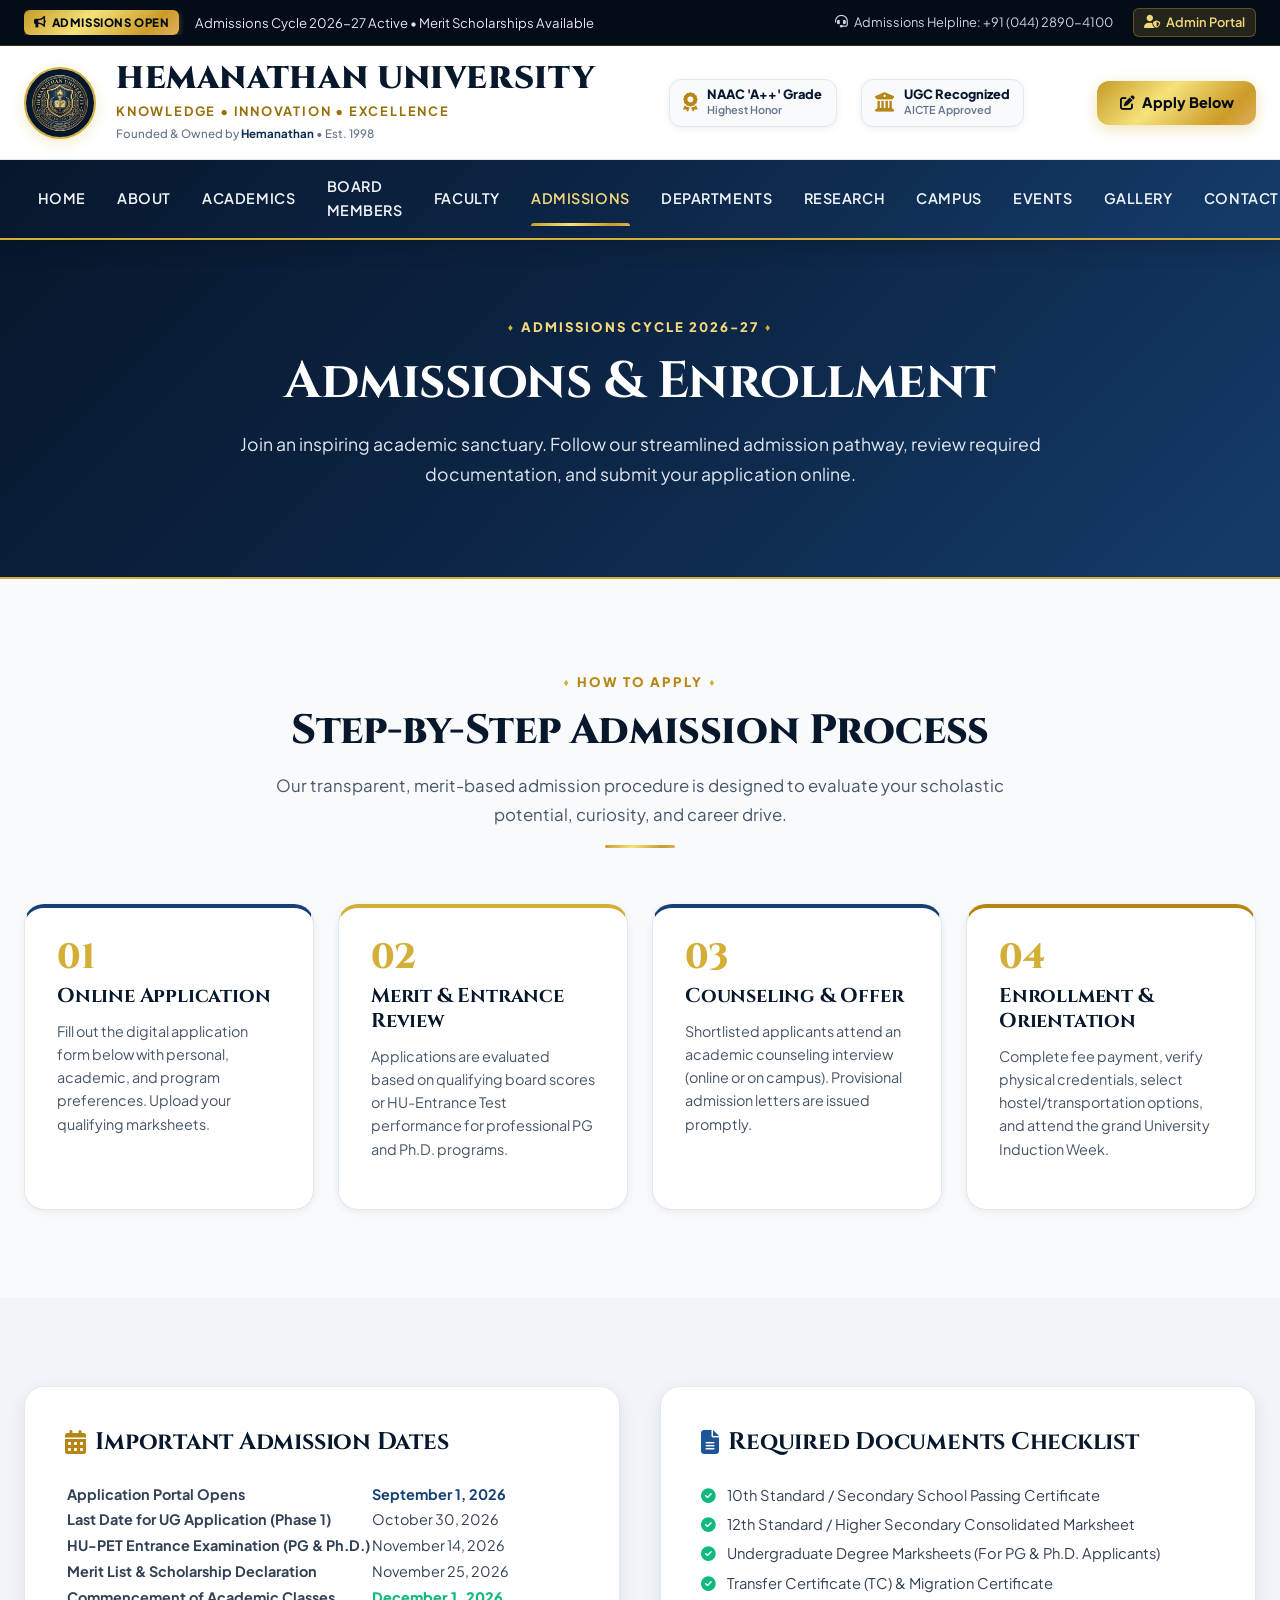
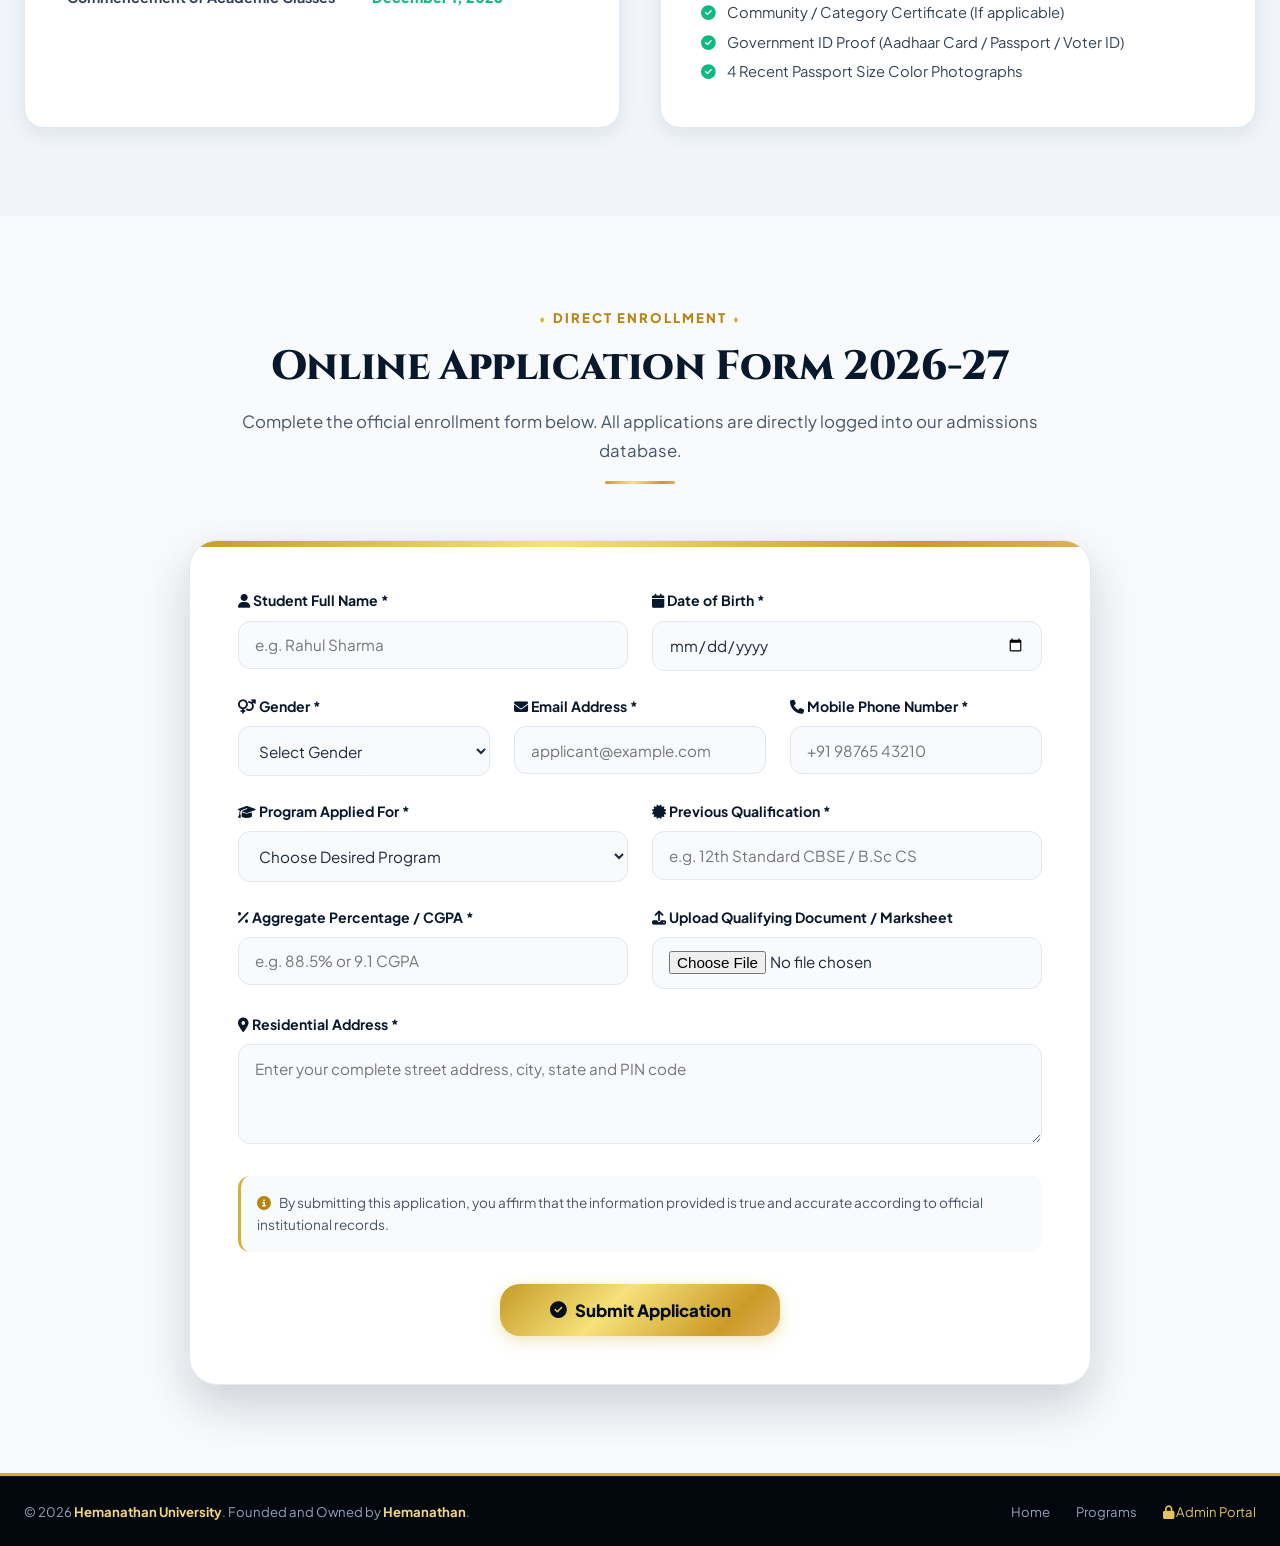
<file: admissions.html>
<!DOCTYPE html>
<html lang="en">
<head>
  <meta charset="UTF-8">
  <meta name="viewport" content="width=device-width, initial-scale=1.0">
  <title>Admissions 2026-27 | Hemanathan University</title>
  <meta name="description" content="Apply online for admissions to Hemanathan University. Check eligibility, step-by-step admission process, fee structures, required documents, and fill out the online application form.">
  <link rel="icon" type="image/jpeg" href="assets/images/university_crest.jpg">
  
  <link rel="stylesheet" href="https://cdnjs.cloudflare.com/ajax/libs/font-awesome/6.5.1/css/all.min.css">
  <link rel="stylesheet" href="css/main.css">
</head>
<body>

  <!-- TOP NOTICE BAR -->
  <div class="top-notice-bar">
    <div class="container">
      <div class="top-bar-left">
        <span class="notice-badge"><i class="fas fa-bullhorn"></i> Admissions Open</span>
        <div class="ticker-content">
          <span>Admissions Cycle 2026-27 Active • Merit Scholarships Available</span>
        </div>
      </div>
      <div class="top-bar-right">
        <a href="tel:+914428904100" class="top-bar-link"><i class="fas fa-headset"></i> Admissions Helpline: +91 (044) 2890-4100</a>
        <a href="admin.html" class="top-bar-link admin-btn"><i class="fas fa-user-shield"></i> Admin Portal</a>
      </div>
    </div>
  </div>

  <!-- MAIN HEADER -->
  <header class="main-header">
    <div class="container">
      <a href="index.html" class="brand-wrapper">
        <img src="assets/images/university_crest.jpg" alt="Hemanathan University Crest" class="brand-crest">
        <div class="brand-meta">
          <h1 class="brand-title">Hemanathan University</h1>
          <span class="brand-subtitle">Knowledge • Innovation • Excellence</span>
          <span class="brand-founder-tag">Founded & Owned by <strong>Hemanathan</strong> • Est. 1998</span>
        </div>
      </a>
      <div class="header-accreditations">
        <div class="accreditation-pill">
          <i class="fas fa-award"></i>
          <div class="accreditation-info">
            <span class="acc-title">NAAC 'A++' Grade</span>
            <span class="acc-sub">Highest Honor</span>
          </div>
        </div>
        <div class="accreditation-pill">
          <i class="fas fa-university"></i>
          <div class="accreditation-info">
            <span class="acc-title">UGC Recognized</span>
            <span class="acc-sub">AICTE Approved</span>
          </div>
        </div>
      </div>
      <div class="header-cta-group">
        <a href="#applyForm" class="btn btn-gold"><i class="fas fa-edit"></i> Apply Below</a>
      </div>
    </div>
  </header>

  <!-- NAVBAR -->
  <nav class="navbar">
    <div class="container">
      <button class="mobile-toggle-btn" id="mobileToggle"><i class="fas fa-bars"></i></button>
      <ul class="nav-menu" id="navMenu">
        <li class="nav-item"><a href="index.html" class="nav-link">Home</a></li>
        <li class="nav-item"><a href="about.html" class="nav-link">About</a></li>
        <li class="nav-item"><a href="academics.html" class="nav-link">Academics</a></li>
        <li class="nav-item"><a href="board.html" class="nav-link">Board Members</a></li>
        <li class="nav-item"><a href="faculty.html" class="nav-link">Faculty</a></li>
        <li class="nav-item"><a href="admissions.html" class="nav-link active">Admissions</a></li>
        <li class="nav-item"><a href="departments.html" class="nav-link">Departments</a></li>
        <li class="nav-item"><a href="research.html" class="nav-link">Research</a></li>
        <li class="nav-item"><a href="campus.html" class="nav-link">Campus</a></li>
        <li class="nav-item"><a href="events.html" class="nav-link">Events</a></li>
        <li class="nav-item"><a href="gallery.html" class="nav-link">Gallery</a></li>
        <li class="nav-item"><a href="contact.html" class="nav-link">Contact</a></li>
      </ul>
      <div class="nav-actions">
        <a href="admin.html" class="btn btn-sm btn-outline-gold"><i class="fas fa-inbox"></i> Review Apps</a>
      </div>
    </div>
  </nav>

  <!-- PAGE HERO -->
  <section style="background: var(--navy-gradient); color: var(--white); padding: 4.5rem 0; position: relative; border-bottom: 2px solid var(--gold-500);">
    <div class="container text-center" style="text-align: center; max-width: 850px;">
      <span class="section-tag" style="color: var(--gold-300);">Admissions Cycle 2026-27</span>
      <h1 style="color: var(--white); font-size: clamp(2.2rem, 4vw, 3.2rem); margin-bottom: 1rem;">
        Admissions & Enrollment
      </h1>
      <p style="color: var(--slate-200); font-size: 1.1rem; line-height: 1.7;">
        Join an inspiring academic sanctuary. Follow our streamlined admission pathway, review required documentation, and submit your application online.
      </p>
    </div>
  </section>

  <!-- ADMISSION PROCESS (4 STEPS) -->
  <section class="section-padding">
    <div class="container">
      <div class="section-header">
        <span class="section-tag">How To Apply</span>
        <h2 class="section-title">Step-by-Step Admission Process</h2>
        <p class="section-desc">
          Our transparent, merit-based admission procedure is designed to evaluate your scholastic potential, curiosity, and career drive.
        </p>
        <div class="title-underline"></div>
      </div>

      <div style="display: grid; grid-template-columns: repeat(auto-fit, minmax(260px, 1fr)); gap: 1.5rem;">
        <div style="background: var(--white); border-radius: var(--radius-lg); padding: 2rem; border: 1px solid var(--slate-200); box-shadow: var(--shadow-sm); position: relative; border-top: 4px solid var(--primary-700);">
          <div style="font-family: var(--font-serif); font-size: 2.2rem; font-weight: 800; color: var(--gold-500); line-height: 1; margin-bottom: 0.5rem;">01</div>
          <h3 style="font-size: 1.25rem; color: var(--primary-900); margin-bottom: 0.75rem;">Online Application</h3>
          <p style="color: var(--slate-600); font-size: 0.9rem; line-height: 1.6;">
            Fill out the digital application form below with personal, academic, and program preferences. Upload your qualifying marksheets.
          </p>
        </div>

        <div style="background: var(--white); border-radius: var(--radius-lg); padding: 2rem; border: 1px solid var(--slate-200); box-shadow: var(--shadow-sm); position: relative; border-top: 4px solid var(--gold-500);">
          <div style="font-family: var(--font-serif); font-size: 2.2rem; font-weight: 800; color: var(--gold-500); line-height: 1; margin-bottom: 0.5rem;">02</div>
          <h3 style="font-size: 1.25rem; color: var(--primary-900); margin-bottom: 0.75rem;">Merit & Entrance Review</h3>
          <p style="color: var(--slate-600); font-size: 0.9rem; line-height: 1.6;">
            Applications are evaluated based on qualifying board scores or HU-Entrance Test performance for professional PG and Ph.D. programs.
          </p>
        </div>

        <div style="background: var(--white); border-radius: var(--radius-lg); padding: 2rem; border: 1px solid var(--slate-200); box-shadow: var(--shadow-sm); position: relative; border-top: 4px solid var(--primary-700);">
          <div style="font-family: var(--font-serif); font-size: 2.2rem; font-weight: 800; color: var(--gold-500); line-height: 1; margin-bottom: 0.5rem;">03</div>
          <h3 style="font-size: 1.25rem; color: var(--primary-900); margin-bottom: 0.75rem;">Counseling & Offer</h3>
          <p style="color: var(--slate-600); font-size: 0.9rem; line-height: 1.6;">
            Shortlisted applicants attend an academic counseling interview (online or on campus). Provisional admission letters are issued promptly.
          </p>
        </div>

        <div style="background: var(--white); border-radius: var(--radius-lg); padding: 2rem; border: 1px solid var(--slate-200); box-shadow: var(--shadow-sm); position: relative; border-top: 4px solid var(--gold-600);">
          <div style="font-family: var(--font-serif); font-size: 2.2rem; font-weight: 800; color: var(--gold-500); line-height: 1; margin-bottom: 0.5rem;">04</div>
          <h3 style="font-size: 1.25rem; color: var(--primary-900); margin-bottom: 0.75rem;">Enrollment & Orientation</h3>
          <p style="color: var(--slate-600); font-size: 0.9rem; line-height: 1.6;">
            Complete fee payment, verify physical credentials, select hostel/transportation options, and attend the grand University Induction Week.
          </p>
        </div>
      </div>
    </div>
  </section>

  <!-- IMPORTANT DATES & FEE SCHEDULE & DOCUMENTS -->
  <section class="section-padding" style="background: var(--slate-100);">
    <div class="container">
      <div style="display: grid; grid-template-columns: 1fr 1fr; gap: 2.5rem;">
        
        <!-- Important Dates -->
        <div style="background: var(--white); border-radius: var(--radius-lg); padding: 2.5rem; border: 1px solid var(--slate-200); box-shadow: var(--shadow-md);">
          <h3 style="color: var(--primary-900); font-family: var(--font-serif); font-size: 1.5rem; margin-bottom: 1.5rem; display: flex; align-items: center; gap: 0.6rem;">
            <i class="fas fa-calendar-alt" style="color: var(--gold-600);"></i> Important Admission Dates
          </h3>
          <table class="admin-table" style="font-size: 0.9rem;">
            <tbody>
              <tr>
                <td><strong>Application Portal Opens</strong></td>
                <td style="color: var(--primary-700); font-weight: 700;">September 1, 2026</td>
              </tr>
              <tr>
                <td><strong>Last Date for UG Application (Phase 1)</strong></td>
                <td>October 30, 2026</td>
              </tr>
              <tr>
                <td><strong>HU-PET Entrance Examination (PG & Ph.D.)</strong></td>
                <td>November 14, 2026</td>
              </tr>
              <tr>
                <td><strong>Merit List & Scholarship Declaration</strong></td>
                <td>November 25, 2026</td>
              </tr>
              <tr>
                <td><strong>Commencement of Academic Classes</strong></td>
                <td style="color: var(--success); font-weight: 800;">December 1, 2026</td>
              </tr>
            </tbody>
          </table>
        </div>

        <!-- Required Documents Checklist -->
        <div style="background: var(--white); border-radius: var(--radius-lg); padding: 2.5rem; border: 1px solid var(--slate-200); box-shadow: var(--shadow-md);">
          <h3 style="color: var(--primary-900); font-family: var(--font-serif); font-size: 1.5rem; margin-bottom: 1.5rem; display: flex; align-items: center; gap: 0.6rem;">
            <i class="fas fa-file-alt" style="color: var(--primary-600);"></i> Required Documents Checklist
          </h3>
          <ul style="list-style: none; padding: 0; margin: 0; font-size: 0.92rem; color: var(--slate-700); line-height: 2;">
            <li><i class="fas fa-check-circle" style="color: var(--success); margin-right: 0.5rem;"></i> 10th Standard / Secondary School Passing Certificate</li>
            <li><i class="fas fa-check-circle" style="color: var(--success); margin-right: 0.5rem;"></i> 12th Standard / Higher Secondary Consolidated Marksheet</li>
            <li><i class="fas fa-check-circle" style="color: var(--success); margin-right: 0.5rem;"></i> Undergraduate Degree Marksheets (For PG & Ph.D. Applicants)</li>
            <li><i class="fas fa-check-circle" style="color: var(--success); margin-right: 0.5rem;"></i> Transfer Certificate (TC) & Migration Certificate</li>
            <li><i class="fas fa-check-circle" style="color: var(--success); margin-right: 0.5rem;"></i> Community / Category Certificate (If applicable)</li>
            <li><i class="fas fa-check-circle" style="color: var(--success); margin-right: 0.5rem;"></i> Government ID Proof (Aadhaar Card / Passport / Voter ID)</li>
            <li><i class="fas fa-check-circle" style="color: var(--success); margin-right: 0.5rem;"></i> 4 Recent Passport Size Color Photographs</li>
          </ul>
        </div>

      </div>
    </div>
  </section>

  <!-- ONLINE APPLICATION FORM (CRITICAL REQUIREMENT) -->
  <section class="section-padding" id="applyForm">
    <div class="container" style="max-width: 950px;">
      <div class="section-header">
        <span class="section-tag">Direct Enrollment</span>
        <h2 class="section-title">Online Application Form 2026-27</h2>
        <p class="section-desc">
          Complete the official enrollment form below. All applications are directly logged into our admissions database.
        </p>
        <div class="title-underline"></div>
      </div>

      <div class="admissions-form-card">
        <form id="universityApplicationForm" onsubmit="handleApplicationSubmit(event)">
          
          <div class="form-grid-2">
            <div class="form-group">
              <label class="form-label" for="studentName"><i class="fas fa-user"></i> Student Full Name *</label>
              <input type="text" id="studentName" name="studentName" class="form-control" placeholder="e.g. Rahul Sharma" required>
            </div>
            
            <div class="form-group">
              <label class="form-label" for="dob"><i class="fas fa-calendar"></i> Date of Birth *</label>
              <input type="date" id="dob" name="dob" class="form-control" required>
            </div>
          </div>

          <div class="form-grid-3">
            <div class="form-group">
              <label class="form-label" for="gender"><i class="fas fa-venus-mars"></i> Gender *</label>
              <select id="gender" name="gender" class="form-control" required>
                <option value="">Select Gender</option>
                <option value="Male">Male</option>
                <option value="Female">Female</option>
                <option value="Other">Other</option>
              </select>
            </div>

            <div class="form-group">
              <label class="form-label" for="email"><i class="fas fa-envelope"></i> Email Address *</label>
              <input type="email" id="email" name="email" class="form-control" placeholder="applicant@example.com" required>
            </div>

            <div class="form-group">
              <label class="form-label" for="phone"><i class="fas fa-phone"></i> Mobile Phone Number *</label>
              <input type="tel" id="phone" name="phone" class="form-control" placeholder="+91 98765 43210" required>
            </div>
          </div>

          <div class="form-grid-2">
            <div class="form-group">
              <label class="form-label" for="course"><i class="fas fa-graduation-cap"></i> Program Applied For *</label>
              <select id="course" name="course" class="form-control" required>
                <option value="">Choose Desired Program</option>
                <optgroup label="Undergraduate Programs">
                  <option value="B.Sc Computer Science">B.Sc Computer Science</option>
                  <option value="BCA (Bachelor of Computer Applications)">BCA (Bachelor of Computer Applications)</option>
                  <option value="B.Com (General / Corporate Finance)">B.Com (Bachelor of Commerce)</option>
                  <option value="BBA (Bachelor of Business Administration)">BBA (Bachelor of Business Administration)</option>
                </optgroup>
                <optgroup label="Postgraduate Programs">
                  <option value="MCA (Master of Computer Applications)">MCA (Master of Computer Applications)</option>
                  <option value="M.Com (Accounting & Finance)">M.Com (Master of Commerce)</option>
                  <option value="M.Sc Computer Science">M.Sc Computer Science</option>
                  <option value="MBA (Master of Business Administration)">MBA (Dual Specialization)</option>
                </optgroup>
                <optgroup label="Research Programs">
                  <option value="M.Phil">M.Phil (Master of Philosophy)</option>
                  <option value="Ph.D. Doctoral Fellowship">Ph.D. (Doctor of Philosophy)</option>
                </optgroup>
              </select>
            </div>

            <div class="form-group">
              <label class="form-label" for="prevQual"><i class="fas fa-certificate"></i> Previous Qualification *</label>
              <input type="text" id="prevQual" name="prevQual" class="form-control" placeholder="e.g. 12th Standard CBSE / B.Sc CS" required>
            </div>
          </div>

          <div class="form-grid-2">
            <div class="form-group">
              <label class="form-label" for="percentage"><i class="fas fa-percentage"></i> Aggregate Percentage / CGPA *</label>
              <input type="text" id="percentage" name="percentage" class="form-control" placeholder="e.g. 88.5% or 9.1 CGPA" required>
            </div>

            <div class="form-group">
              <label class="form-label" for="uploadDoc"><i class="fas fa-upload"></i> Upload Qualifying Document / Marksheet</label>
              <input type="file" id="uploadDoc" name="uploadDoc" class="form-control" accept=".pdf,.jpg,.jpeg,.png">
            </div>
          </div>

          <div class="form-group">
            <label class="form-label" for="address"><i class="fas fa-map-marker-alt"></i> Residential Address *</label>
            <textarea id="address" name="address" class="form-control" placeholder="Enter your complete street address, city, state and PIN code" required></textarea>
          </div>

          <div style="background: var(--slate-50); padding: 1rem; border-radius: var(--radius-md); margin-bottom: 2rem; border-left: 3px solid var(--gold-500); font-size: 0.85rem; color: var(--slate-600);">
            <i class="fas fa-info-circle" style="color: var(--gold-600); margin-right: 0.35rem;"></i>
            By submitting this application, you affirm that the information provided is true and accurate according to official institutional records.
          </div>

          <div style="text-align: center;">
            <button type="submit" class="btn btn-gold btn-lg" style="min-width: 280px;">
              <i class="fas fa-check-circle"></i> Submit Application
            </button>
          </div>

        </form>
      </div>
    </div>
  </section>

  <!-- FOOTER -->
  <footer class="site-footer">
    <div class="footer-bottom">
      <div class="container">
        <div class="footer-legal-copy">
          &copy; 2026 <strong>Hemanathan University</strong>. Founded and Owned by <strong>Hemanathan</strong>.
        </div>
        <div>
          <a href="index.html" style="color: var(--slate-400); margin-right: 1.5rem;">Home</a>
          <a href="academics.html" style="color: var(--slate-400); margin-right: 1.5rem;">Programs</a>
          <a href="admin.html" style="color: var(--gold-400);"><i class="fas fa-lock"></i> Admin Portal</a>
        </div>
      </div>
    </div>
  </footer>

  <script src="js/data.js"></script>
  <script src="js/main.js"></script>
  <script>
    document.addEventListener('DOMContentLoaded', () => {
      const urlParams = new URLSearchParams(window.location.search);
      const courseParam = urlParams.get('course');
      if (courseParam) {
        const select = document.getElementById('course');
        if (select) {
          for (let i = 0; i < select.options.length; i++) {
            if (select.options[i].value.toLowerCase().includes(courseParam.toLowerCase())) {
              select.selectedIndex = i;
              break;
            }
          }
        }
      }
    });
  </script>
</body>
</html>
</file>
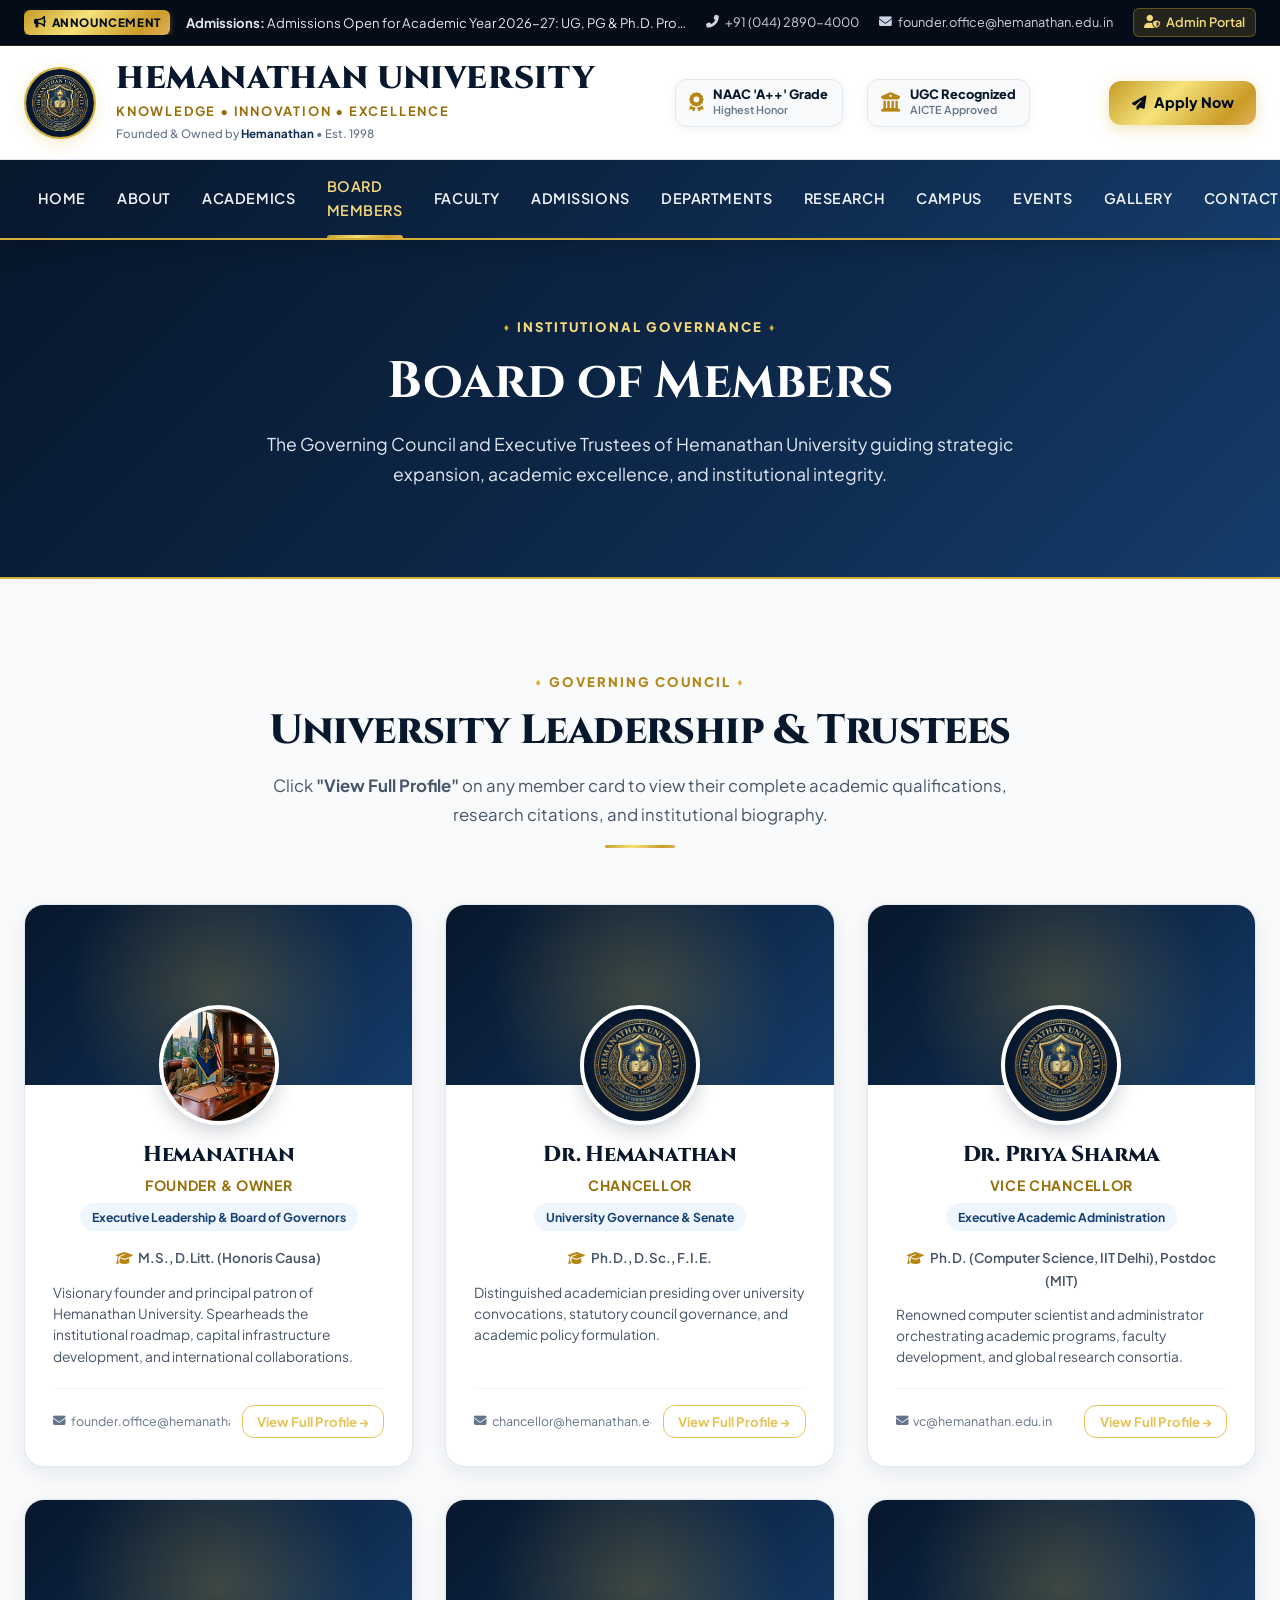
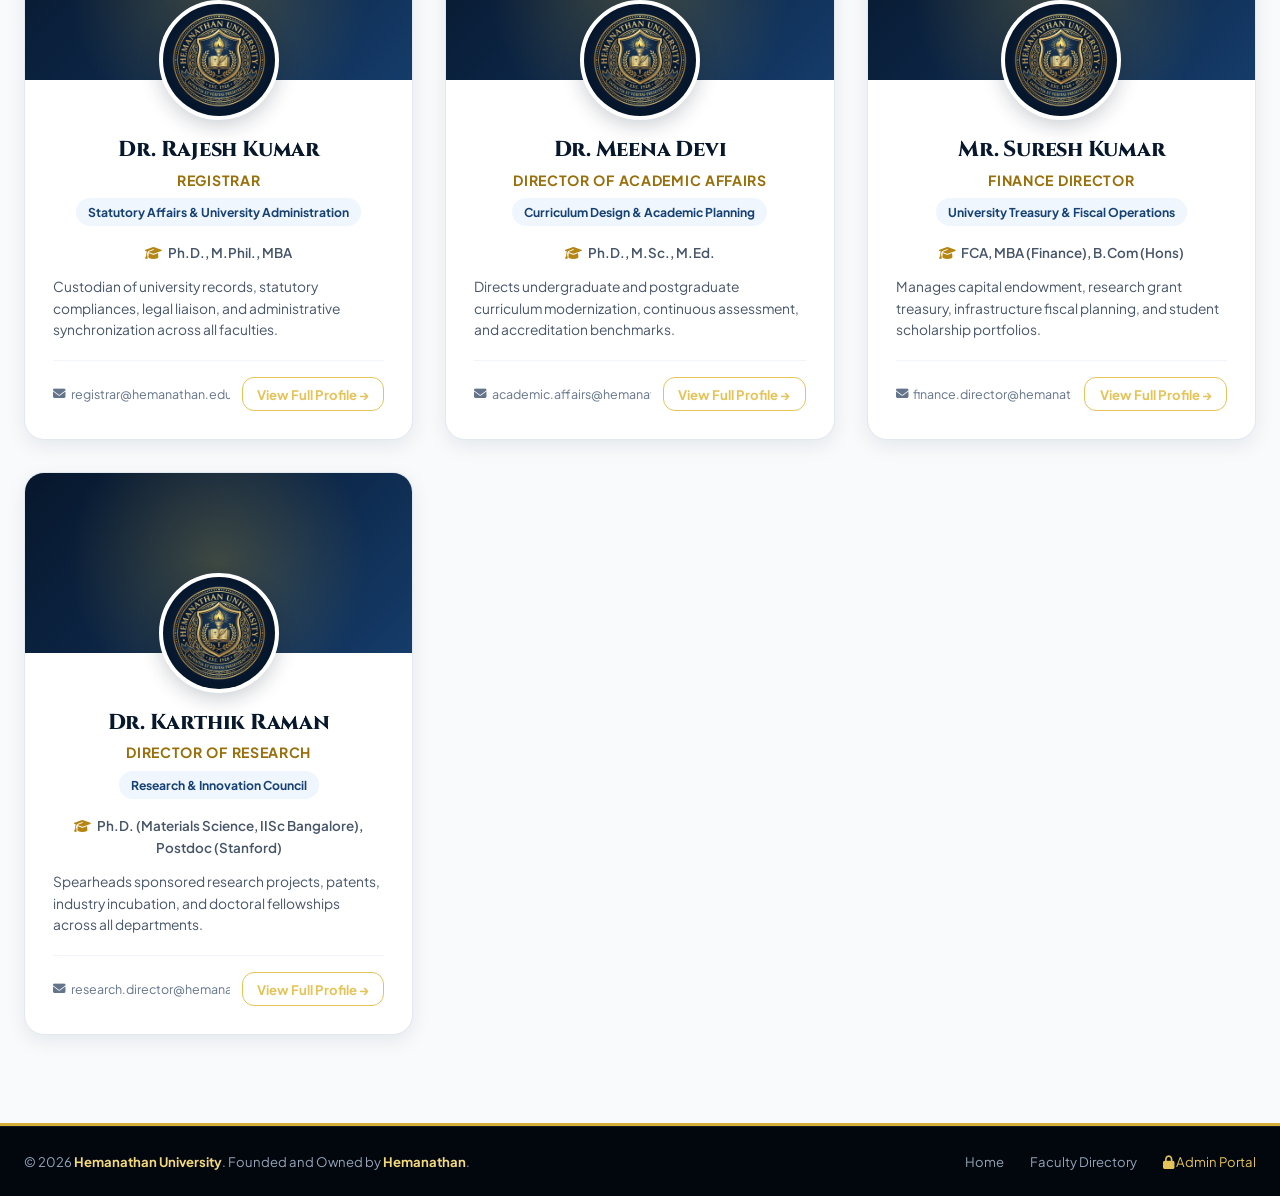
<file: board.html>
<!DOCTYPE html>
<html lang="en">
<head>
  <meta charset="UTF-8">
  <meta name="viewport" content="width=device-width, initial-scale=1.0">
  <title>Board of Members | Hemanathan University</title>
  <meta name="description" content="Meet the Governing Board of Members at Hemanathan University, including Founder & Owner Hemanathan, Chancellor Dr. Hemanathan, Vice Chancellor, and Executive Directors.">
  <link rel="icon" type="image/jpeg" href="assets/images/university_crest.jpg">
  
  <link rel="stylesheet" href="https://cdnjs.cloudflare.com/ajax/libs/font-awesome/6.5.1/css/all.min.css">
  <link rel="stylesheet" href="css/main.css">
</head>
<body>

  <!-- TOP NOTICE BAR -->
  <div class="top-notice-bar">
    <div class="container">
      <div class="top-bar-left">
        <span class="notice-badge"><i class="fas fa-bullhorn"></i> Announcement</span>
        <div class="ticker-content" id="announcementTicker">
          <span>Admissions Open for Academic Year 2026-27: UG, PG & Ph.D. Programs</span>
        </div>
      </div>
      <div class="top-bar-right">
        <a href="tel:+914428904000" class="top-bar-link"><i class="fas fa-phone-alt"></i> +91 (044) 2890-4000</a>
        <a href="mailto:founder.office@hemanathan.edu.in" class="top-bar-link"><i class="fas fa-envelope"></i> founder.office@hemanathan.edu.in</a>
        <a href="admin.html" class="top-bar-link admin-btn"><i class="fas fa-user-shield"></i> Admin Portal</a>
      </div>
    </div>
  </div>

  <!-- MAIN HEADER -->
  <header class="main-header">
    <div class="container">
      <a href="index.html" class="brand-wrapper">
        <img src="assets/images/university_crest.jpg" alt="Hemanathan University Crest" class="brand-crest">
        <div class="brand-meta">
          <h1 class="brand-title">Hemanathan University</h1>
          <span class="brand-subtitle">Knowledge • Innovation • Excellence</span>
          <span class="brand-founder-tag">Founded & Owned by <strong>Hemanathan</strong> • Est. 1998</span>
        </div>
      </a>
      <div class="header-accreditations">
        <div class="accreditation-pill">
          <i class="fas fa-award"></i>
          <div class="accreditation-info">
            <span class="acc-title">NAAC 'A++' Grade</span>
            <span class="acc-sub">Highest Honor</span>
          </div>
        </div>
        <div class="accreditation-pill">
          <i class="fas fa-university"></i>
          <div class="accreditation-info">
            <span class="acc-title">UGC Recognized</span>
            <span class="acc-sub">AICTE Approved</span>
          </div>
        </div>
      </div>
      <div class="header-cta-group">
        <a href="admissions.html" class="btn btn-gold"><i class="fas fa-paper-plane"></i> Apply Now</a>
      </div>
    </div>
  </header>

  <!-- NAVBAR -->
  <nav class="navbar">
    <div class="container">
      <button class="mobile-toggle-btn" id="mobileToggle"><i class="fas fa-bars"></i></button>
      <ul class="nav-menu" id="navMenu">
        <li class="nav-item"><a href="index.html" class="nav-link">Home</a></li>
        <li class="nav-item"><a href="about.html" class="nav-link">About</a></li>
        <li class="nav-item"><a href="academics.html" class="nav-link">Academics</a></li>
        <li class="nav-item"><a href="board.html" class="nav-link active">Board Members</a></li>
        <li class="nav-item"><a href="faculty.html" class="nav-link">Faculty</a></li>
        <li class="nav-item"><a href="admissions.html" class="nav-link">Admissions</a></li>
        <li class="nav-item"><a href="departments.html" class="nav-link">Departments</a></li>
        <li class="nav-item"><a href="research.html" class="nav-link">Research</a></li>
        <li class="nav-item"><a href="campus.html" class="nav-link">Campus</a></li>
        <li class="nav-item"><a href="events.html" class="nav-link">Events</a></li>
        <li class="nav-item"><a href="gallery.html" class="nav-link">Gallery</a></li>
        <li class="nav-item"><a href="contact.html" class="nav-link">Contact</a></li>
      </ul>
      <div class="nav-actions">
        <a href="admin.html" class="btn btn-sm btn-outline-gold"><i class="fas fa-user-edit"></i> Edit Board</a>
      </div>
    </div>
  </nav>

  <!-- PAGE HERO -->
  <section style="background: var(--navy-gradient); color: var(--white); padding: 4.5rem 0; position: relative; border-bottom: 2px solid var(--gold-500);">
    <div class="container text-center" style="text-align: center; max-width: 850px;">
      <span class="section-tag" style="color: var(--gold-300);">Institutional Governance</span>
      <h1 style="color: var(--white); font-size: clamp(2.2rem, 4vw, 3.2rem); margin-bottom: 1rem;">
        Board of Members
      </h1>
      <p style="color: var(--slate-200); font-size: 1.1rem; line-height: 1.7;">
        The Governing Council and Executive Trustees of Hemanathan University guiding strategic expansion, academic excellence, and institutional integrity.
      </p>
    </div>
  </section>

  <!-- BOARD MEMBERS DIRECTORY -->
  <section class="section-padding">
    <div class="container">
      <div class="section-header">
        <span class="section-tag">Governing Council</span>
        <h2 class="section-title">University Leadership & Trustees</h2>
        <p class="section-desc">
          Click <strong>"View Full Profile"</strong> on any member card to view their complete academic qualifications, research citations, and institutional biography.
        </p>
        <div class="title-underline"></div>
      </div>

      <!-- Live Board Cards Container (Auto-populated from HUData with reactive LocalStorage sync) -->
      <div class="cards-grid" id="fullBoardGrid">
        <!-- Rendered via JS -->
      </div>
    </div>
  </section>

  <!-- MEMBER PROFILE MODAL -->
  <div class="member-modal-overlay" id="memberModalOverlay">
    <div class="member-modal-card">
      <button class="modal-close-btn" id="modalCloseBtn" aria-label="Close Profile Modal">&times;</button>
      
      <div class="modal-header-hero">
        <img src="assets/images/university_crest.jpg" alt="Member Photo" class="modal-avatar-lg" id="modalMemberPhoto">
        <div class="modal-title-info">
          <h2 class="modal-member-name" id="modalMemberName">Member Name</h2>
          <div class="modal-member-pos" id="modalMemberRole">Position</div>
          <div class="modal-member-dept" id="modalMemberDept">Department / Governance Area</div>
        </div>
      </div>

      <div class="modal-body-content">
        <div class="modal-meta-grid">
          <div class="modal-meta-box">
            <strong>Qualification</strong>
            <span id="modalMemberQual">Ph.D.</span>
          </div>
          <div class="modal-meta-box">
            <strong>Experience</strong>
            <span id="modalMemberExp">25+ Years</span>
          </div>
          <div class="modal-meta-box">
            <strong>Specialization / Focus</strong>
            <span id="modalMemberSpec">Institutional Strategy</span>
          </div>
          <div class="modal-meta-box">
            <strong>Official Email</strong>
            <a href="#" id="modalMemberEmail" style="color: var(--primary-600); font-weight: 700;">email@hemanathan.edu.in</a>
          </div>
        </div>

        <div style="margin-bottom: 2rem;">
          <h4 class="modal-section-title"><i class="fas fa-user-circle"></i> Executive Biography</h4>
          <p id="modalMemberBio" style="color: var(--slate-600); line-height: 1.7;"></p>
        </div>

        <div style="margin-bottom: 2rem;">
          <h4 class="modal-section-title"><i class="fas fa-microscope"></i> Research & Strategic Focus</h4>
          <p id="modalMemberResearch" style="color: var(--slate-600); line-height: 1.7;"></p>
        </div>

        <div style="margin-bottom: 2rem;">
          <h4 class="modal-section-title"><i class="fas fa-book"></i> Publications & Keynotes</h4>
          <p id="modalMemberPubs" style="color: var(--slate-600); line-height: 1.7;"></p>
        </div>

        <div style="margin-bottom: 2.5rem;">
          <h4 class="modal-section-title"><i class="fas fa-trophy"></i> Awards & Distinctions</h4>
          <p id="modalMemberAch" style="color: var(--slate-600); line-height: 1.7;"></p>
        </div>

        <div style="text-align: right; border-top: 1px solid var(--slate-200); padding-top: 1.5rem;">
          <button type="button" class="btn btn-outline-navy" id="modalBackBtn">
            <i class="fas fa-arrow-left"></i> <span id="modalBackBtnText">Back to Board Members</span>
          </button>
        </div>
      </div>
    </div>
  </div>

  <!-- FOOTER -->
  <footer class="site-footer">
    <div class="footer-bottom">
      <div class="container">
        <div class="footer-legal-copy">
          &copy; 2026 <strong>Hemanathan University</strong>. Founded and Owned by <strong>Hemanathan</strong>.
        </div>
        <div>
          <a href="index.html" style="color: var(--slate-400); margin-right: 1.5rem;">Home</a>
          <a href="faculty.html" style="color: var(--slate-400); margin-right: 1.5rem;">Faculty Directory</a>
          <a href="admin.html" style="color: var(--gold-400);"><i class="fas fa-lock"></i> Admin Portal</a>
        </div>
      </div>
    </div>
  </footer>

  <script src="js/data.js"></script>
  <script src="js/main.js"></script>
  <script>
    document.addEventListener('DOMContentLoaded', () => {
      renderBoardMembers('fullBoardGrid');
    });
  </script>
</body>
</html>
</file>
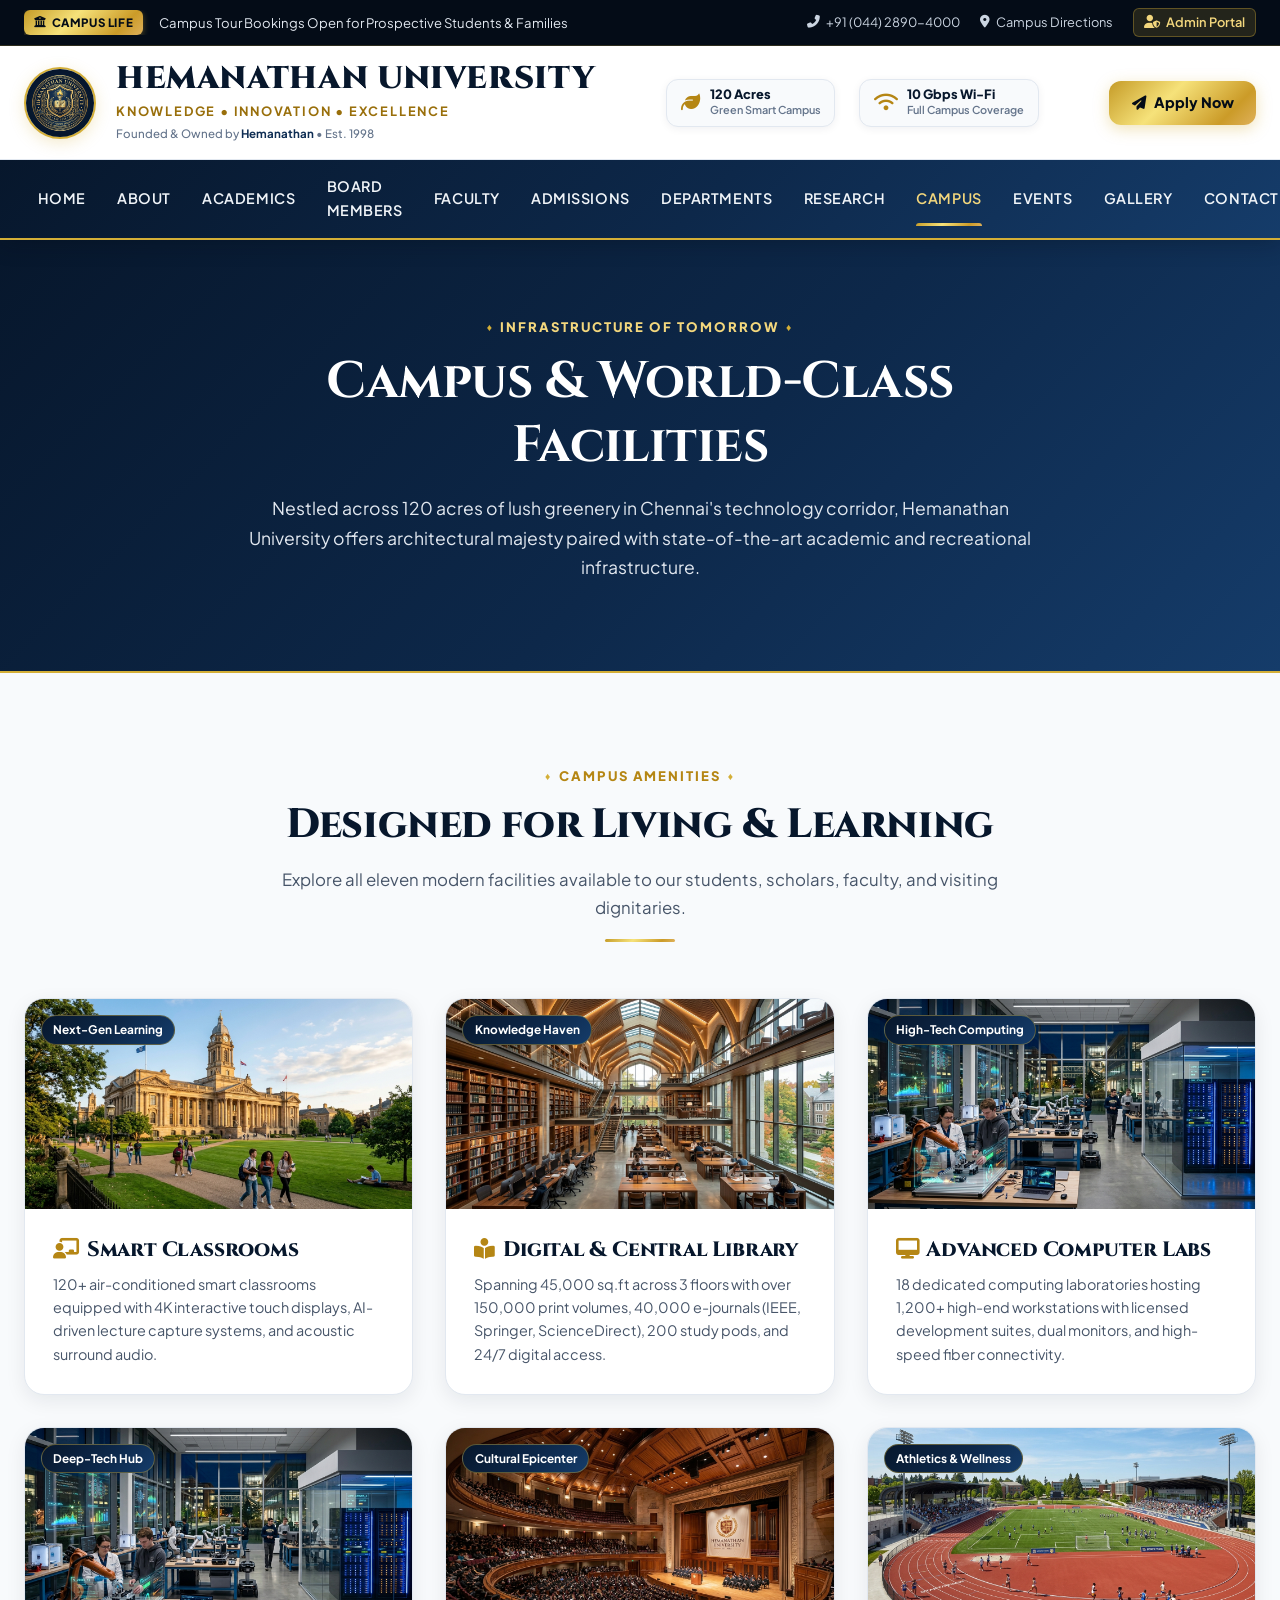
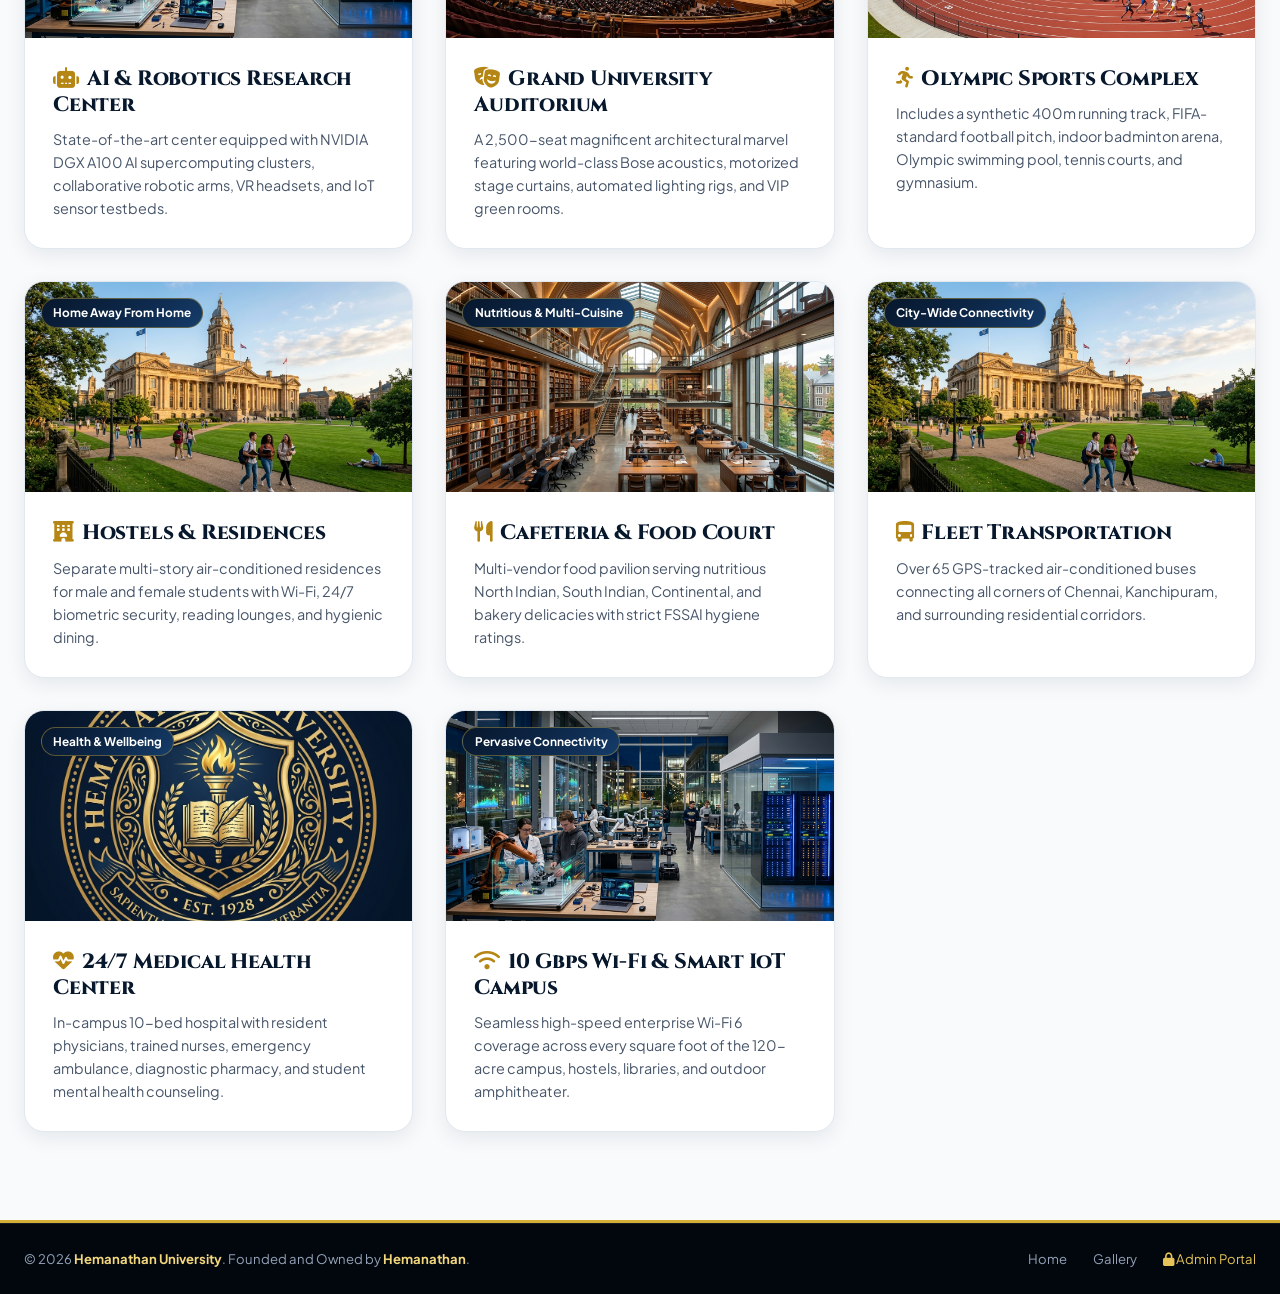
<file: campus.html>
<!DOCTYPE html>
<html lang="en">
<head>
  <meta charset="UTF-8">
  <meta name="viewport" content="width=device-width, initial-scale=1.0">
  <title>Campus & Facilities | Hemanathan University</title>
  <meta name="description" content="Tour the 120-acre modern campus of Hemanathan University: Smart Classrooms, Digital Library, AI Research Lab, Auditorium, Olympic Sports Complex, Hostels, and Wi-Fi campus.">
  <link rel="icon" type="image/jpeg" href="assets/images/university_crest.jpg">
  
  <link rel="stylesheet" href="https://cdnjs.cloudflare.com/ajax/libs/font-awesome/6.5.1/css/all.min.css">
  <link rel="stylesheet" href="css/main.css">
</head>
<body>

  <!-- TOP NOTICE BAR -->
  <div class="top-notice-bar">
    <div class="container">
      <div class="top-bar-left">
        <span class="notice-badge"><i class="fas fa-university"></i> Campus Life</span>
        <div class="ticker-content">
          <span>Campus Tour Bookings Open for Prospective Students & Families</span>
        </div>
      </div>
      <div class="top-bar-right">
        <a href="tel:+914428904000" class="top-bar-link"><i class="fas fa-phone-alt"></i> +91 (044) 2890-4000</a>
        <a href="contact.html" class="top-bar-link"><i class="fas fa-map-marker-alt"></i> Campus Directions</a>
        <a href="admin.html" class="top-bar-link admin-btn"><i class="fas fa-user-shield"></i> Admin Portal</a>
      </div>
    </div>
  </div>

  <!-- MAIN HEADER -->
  <header class="main-header">
    <div class="container">
      <a href="index.html" class="brand-wrapper">
        <img src="assets/images/university_crest.jpg" alt="Hemanathan University Crest" class="brand-crest">
        <div class="brand-meta">
          <h1 class="brand-title">Hemanathan University</h1>
          <span class="brand-subtitle">Knowledge • Innovation • Excellence</span>
          <span class="brand-founder-tag">Founded & Owned by <strong>Hemanathan</strong> • Est. 1998</span>
        </div>
      </a>
      <div class="header-accreditations">
        <div class="accreditation-pill">
          <i class="fas fa-leaf"></i>
          <div class="accreditation-info">
            <span class="acc-title">120 Acres</span>
            <span class="acc-sub">Green Smart Campus</span>
          </div>
        </div>
        <div class="accreditation-pill">
          <i class="fas fa-wifi"></i>
          <div class="accreditation-info">
            <span class="acc-title">10 Gbps Wi-Fi</span>
            <span class="acc-sub">Full Campus Coverage</span>
          </div>
        </div>
      </div>
      <div class="header-cta-group">
        <a href="admissions.html" class="btn btn-gold"><i class="fas fa-paper-plane"></i> Apply Now</a>
      </div>
    </div>
  </header>

  <!-- NAVBAR -->
  <nav class="navbar">
    <div class="container">
      <button class="mobile-toggle-btn" id="mobileToggle"><i class="fas fa-bars"></i></button>
      <ul class="nav-menu" id="navMenu">
        <li class="nav-item"><a href="index.html" class="nav-link">Home</a></li>
        <li class="nav-item"><a href="about.html" class="nav-link">About</a></li>
        <li class="nav-item"><a href="academics.html" class="nav-link">Academics</a></li>
        <li class="nav-item"><a href="board.html" class="nav-link">Board Members</a></li>
        <li class="nav-item"><a href="faculty.html" class="nav-link">Faculty</a></li>
        <li class="nav-item"><a href="admissions.html" class="nav-link">Admissions</a></li>
        <li class="nav-item"><a href="departments.html" class="nav-link">Departments</a></li>
        <li class="nav-item"><a href="research.html" class="nav-link">Research</a></li>
        <li class="nav-item"><a href="campus.html" class="nav-link active">Campus</a></li>
        <li class="nav-item"><a href="events.html" class="nav-link">Events</a></li>
        <li class="nav-item"><a href="gallery.html" class="nav-link">Gallery</a></li>
        <li class="nav-item"><a href="contact.html" class="nav-link">Contact</a></li>
      </ul>
      <div class="nav-actions">
        <a href="gallery.html" class="btn btn-sm btn-outline-gold"><i class="fas fa-images"></i> Campus Photos</a>
      </div>
    </div>
  </nav>

  <!-- PAGE HERO -->
  <section style="background: var(--navy-gradient); color: var(--white); padding: 4.5rem 0; position: relative; border-bottom: 2px solid var(--gold-500);">
    <div class="container text-center" style="text-align: center; max-width: 850px;">
      <span class="section-tag" style="color: var(--gold-300);">Infrastructure of Tomorrow</span>
      <h1 style="color: var(--white); font-size: clamp(2.2rem, 4vw, 3.2rem); margin-bottom: 1rem;">
        Campus & World-Class Facilities
      </h1>
      <p style="color: var(--slate-200); font-size: 1.1rem; line-height: 1.7;">
        Nestled across 120 acres of lush greenery in Chennai's technology corridor, Hemanathan University offers architectural majesty paired with state-of-the-art academic and recreational infrastructure.
      </p>
    </div>
  </section>

  <!-- FACILITIES DIRECTORY -->
  <section class="section-padding">
    <div class="container">
      <div class="section-header">
        <span class="section-tag">Campus Amenities</span>
        <h2 class="section-title">Designed for Living & Learning</h2>
        <p class="section-desc">
          Explore all eleven modern facilities available to our students, scholars, faculty, and visiting dignitaries.
        </p>
        <div class="title-underline"></div>
      </div>

      <div class="cards-grid" id="allFacilitiesGrid">
        <!-- Rendered via JS -->
      </div>
    </div>
  </section>

  <!-- FOOTER -->
  <footer class="site-footer">
    <div class="footer-bottom">
      <div class="container">
        <div class="footer-legal-copy">
          &copy; 2026 <strong>Hemanathan University</strong>. Founded and Owned by <strong>Hemanathan</strong>.
        </div>
        <div>
          <a href="index.html" style="color: var(--slate-400); margin-right: 1.5rem;">Home</a>
          <a href="gallery.html" style="color: var(--slate-400); margin-right: 1.5rem;">Gallery</a>
          <a href="admin.html" style="color: var(--gold-400);"><i class="fas fa-lock"></i> Admin Portal</a>
        </div>
      </div>
    </div>
  </footer>

  <script src="js/data.js"></script>
  <script src="js/main.js"></script>
  <script>
    document.addEventListener('DOMContentLoaded', () => {
      renderFacilities('allFacilitiesGrid');
    });
  </script>
</body>
</html>
</file>
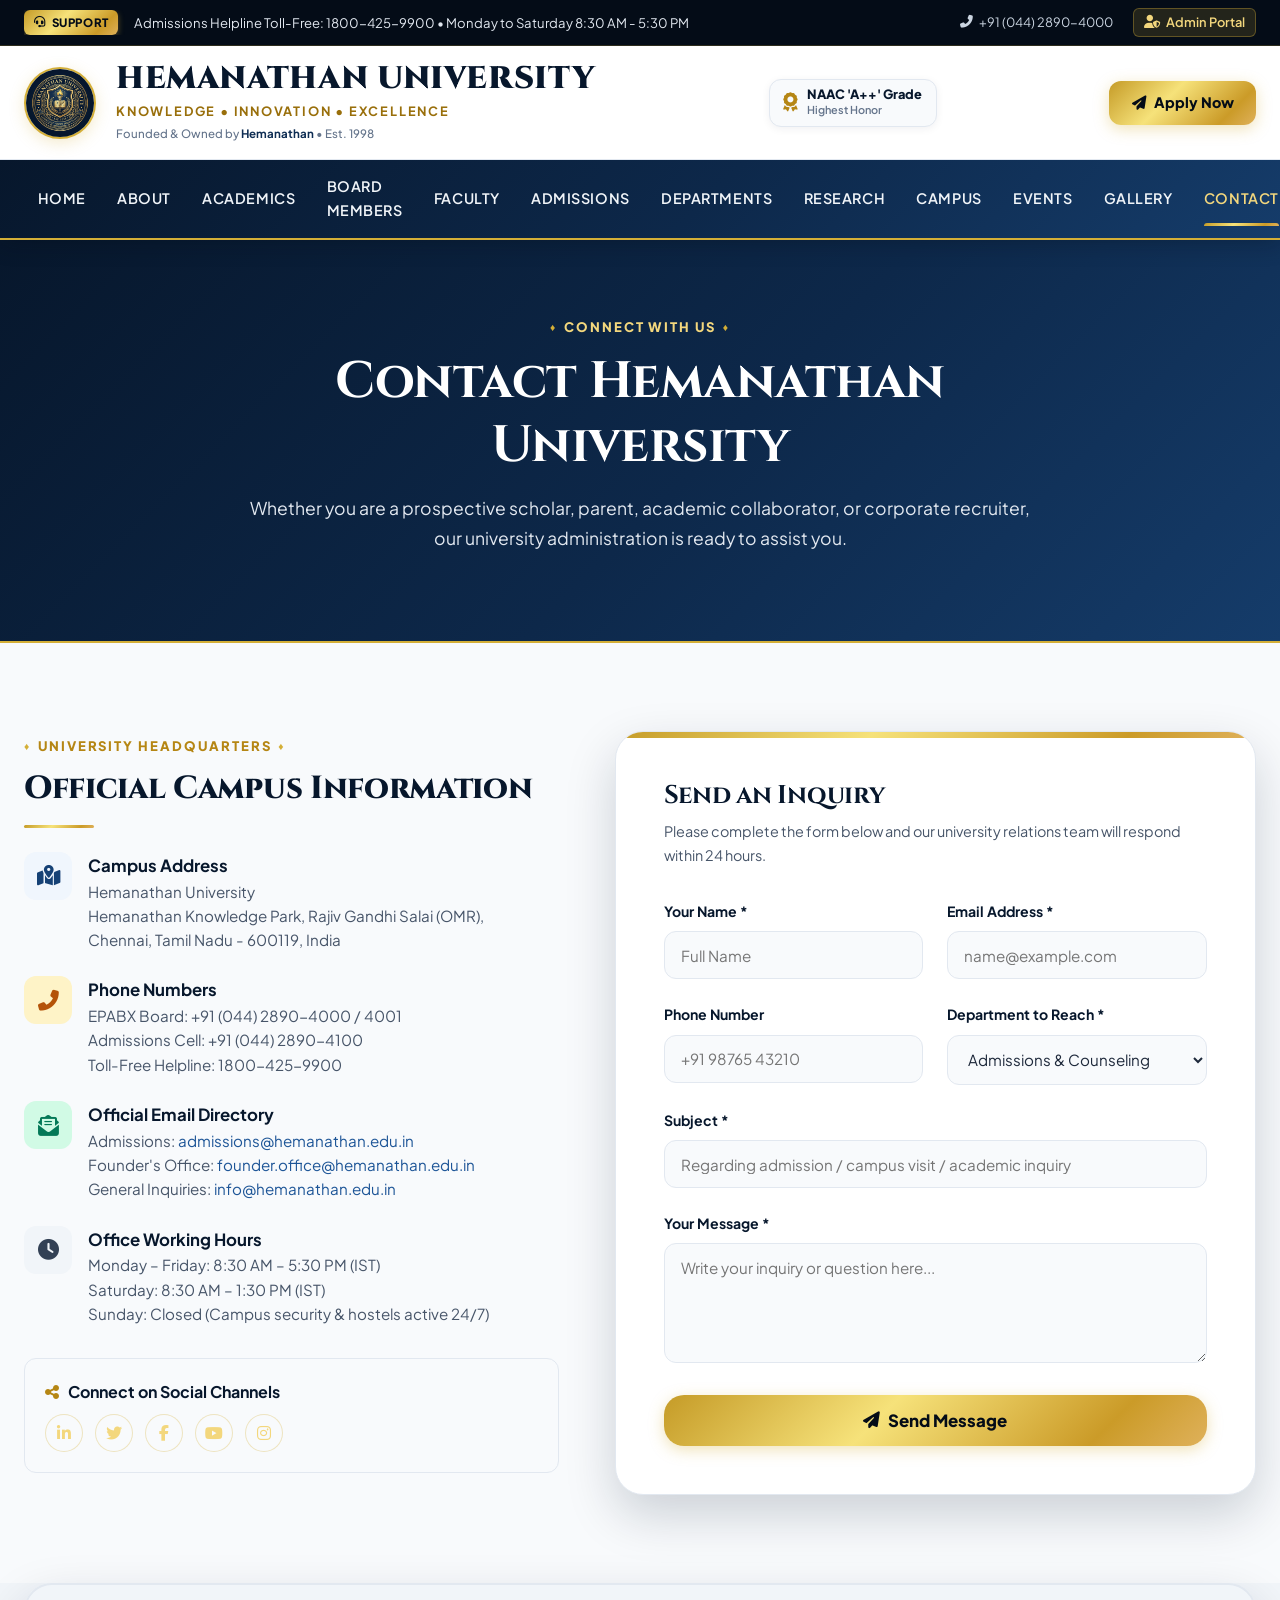
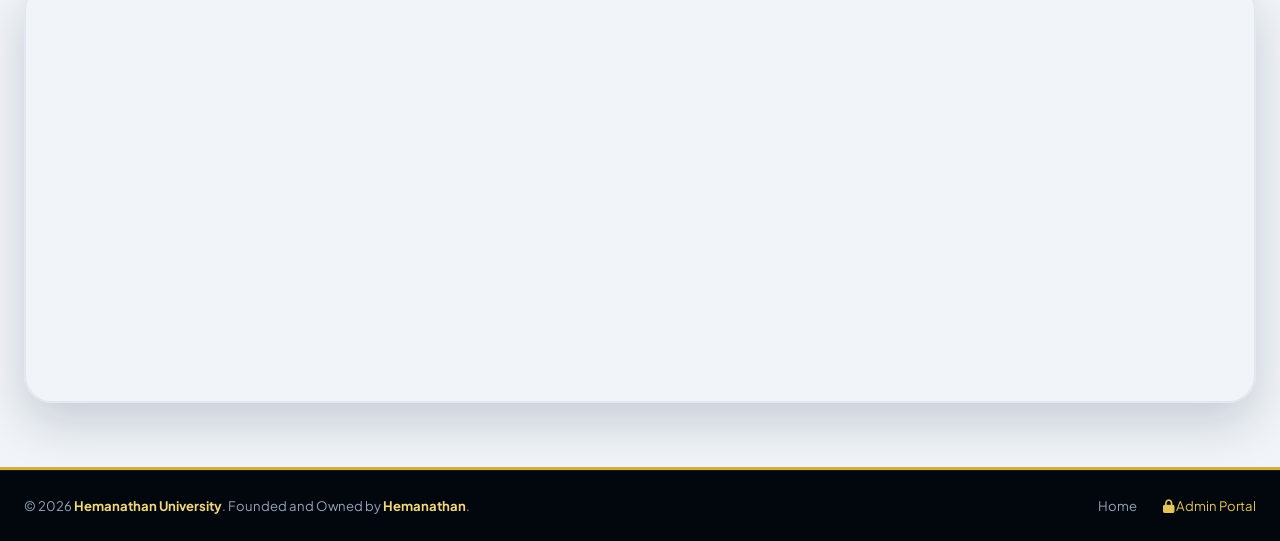
<file: contact.html>
<!DOCTYPE html>
<html lang="en">
<head>
  <meta charset="UTF-8">
  <meta name="viewport" content="width=device-width, initial-scale=1.0">
  <title>Contact Us | Hemanathan University</title>
  <meta name="description" content="Get in touch with Hemanathan University. Campus location, telephone directory, admissions office hours, interactive inquiry form, and Google Maps directions.">
  <link rel="icon" type="image/jpeg" href="assets/images/university_crest.jpg">
  
  <link rel="stylesheet" href="https://cdnjs.cloudflare.com/ajax/libs/font-awesome/6.5.1/css/all.min.css">
  <link rel="stylesheet" href="css/main.css">
</head>
<body>

  <!-- TOP NOTICE BAR -->
  <div class="top-notice-bar">
    <div class="container">
      <div class="top-bar-left">
        <span class="notice-badge"><i class="fas fa-headset"></i> Support</span>
        <div class="ticker-content">
          <span>Admissions Helpline Toll-Free: 1800-425-9900 • Monday to Saturday 8:30 AM - 5:30 PM</span>
        </div>
      </div>
      <div class="top-bar-right">
        <a href="tel:+914428904000" class="top-bar-link"><i class="fas fa-phone-alt"></i> +91 (044) 2890-4000</a>
        <a href="admin.html" class="top-bar-link admin-btn"><i class="fas fa-user-shield"></i> Admin Portal</a>
      </div>
    </div>
  </div>

  <!-- MAIN HEADER -->
  <header class="main-header">
    <div class="container">
      <a href="index.html" class="brand-wrapper">
        <img src="assets/images/university_crest.jpg" alt="Hemanathan University Crest" class="brand-crest">
        <div class="brand-meta">
          <h1 class="brand-title">Hemanathan University</h1>
          <span class="brand-subtitle">Knowledge • Innovation • Excellence</span>
          <span class="brand-founder-tag">Founded & Owned by <strong>Hemanathan</strong> • Est. 1998</span>
        </div>
      </a>
      <div class="header-accreditations">
        <div class="accreditation-pill">
          <i class="fas fa-award"></i>
          <div class="accreditation-info">
            <span class="acc-title">NAAC 'A++' Grade</span>
            <span class="acc-sub">Highest Honor</span>
          </div>
        </div>
      </div>
      <div class="header-cta-group">
        <a href="admissions.html" class="btn btn-gold"><i class="fas fa-paper-plane"></i> Apply Now</a>
      </div>
    </div>
  </header>

  <!-- NAVBAR -->
  <nav class="navbar">
    <div class="container">
      <button class="mobile-toggle-btn" id="mobileToggle"><i class="fas fa-bars"></i></button>
      <ul class="nav-menu" id="navMenu">
        <li class="nav-item"><a href="index.html" class="nav-link">Home</a></li>
        <li class="nav-item"><a href="about.html" class="nav-link">About</a></li>
        <li class="nav-item"><a href="academics.html" class="nav-link">Academics</a></li>
        <li class="nav-item"><a href="board.html" class="nav-link">Board Members</a></li>
        <li class="nav-item"><a href="faculty.html" class="nav-link">Faculty</a></li>
        <li class="nav-item"><a href="admissions.html" class="nav-link">Admissions</a></li>
        <li class="nav-item"><a href="departments.html" class="nav-link">Departments</a></li>
        <li class="nav-item"><a href="research.html" class="nav-link">Research</a></li>
        <li class="nav-item"><a href="campus.html" class="nav-link">Campus</a></li>
        <li class="nav-item"><a href="events.html" class="nav-link">Events</a></li>
        <li class="nav-item"><a href="gallery.html" class="nav-link">Gallery</a></li>
        <li class="nav-item"><a href="contact.html" class="nav-link active">Contact</a></li>
      </ul>
      <div class="nav-actions">
        <a href="admin.html" class="btn btn-sm btn-outline-gold"><i class="fas fa-cog"></i> Admin Portal</a>
      </div>
    </div>
  </nav>

  <!-- PAGE HERO -->
  <section style="background: var(--navy-gradient); color: var(--white); padding: 4.5rem 0; position: relative; border-bottom: 2px solid var(--gold-500);">
    <div class="container text-center" style="text-align: center; max-width: 850px;">
      <span class="section-tag" style="color: var(--gold-300);">Connect With Us</span>
      <h1 style="color: var(--white); font-size: clamp(2.2rem, 4vw, 3.2rem); margin-bottom: 1rem;">
        Contact Hemanathan University
      </h1>
      <p style="color: var(--slate-200); font-size: 1.1rem; line-height: 1.7;">
        Whether you are a prospective scholar, parent, academic collaborator, or corporate recruiter, our university administration is ready to assist you.
      </p>
    </div>
  </section>

  <!-- CONTACT GRID & FORM -->
  <section class="section-padding">
    <div class="container">
      <div style="display: grid; grid-template-columns: 1fr 1.2fr; gap: 3.5rem;">
        
        <!-- Contact Directory & Details -->
        <div>
          <span class="section-tag">University Headquarters</span>
          <h2 class="section-title" style="font-size: 2rem;">Official Campus Information</h2>
          <div class="title-underline" style="margin: 0 0 1.5rem 0;"></div>

          <div style="margin-bottom: 2rem;">
            <div style="display: flex; gap: 1rem; margin-bottom: 1.5rem;">
              <div style="width: 48px; height: 48px; border-radius: var(--radius-md); background: var(--primary-50); color: var(--primary-700); display: flex; align-items: center; justify-content: center; font-size: 1.3rem; flex-shrink: 0;">
                <i class="fas fa-map-marked-alt"></i>
              </div>
              <div>
                <strong style="color: var(--primary-900); display: block; font-size: 1.05rem;">Campus Address</strong>
                <p style="color: var(--slate-600); margin: 0; font-size: 0.95rem; line-height: 1.6;">
                  Hemanathan University<br>
                  Hemanathan Knowledge Park, Rajiv Gandhi Salai (OMR),<br>
                  Chennai, Tamil Nadu - 600119, India
                </p>
              </div>
            </div>

            <div style="display: flex; gap: 1rem; margin-bottom: 1.5rem;">
              <div style="width: 48px; height: 48px; border-radius: var(--radius-md); background: #fef3c7; color: #b45309; display: flex; align-items: center; justify-content: center; font-size: 1.3rem; flex-shrink: 0;">
                <i class="fas fa-phone-alt"></i>
              </div>
              <div>
                <strong style="color: var(--primary-900); display: block; font-size: 1.05rem;">Phone Numbers</strong>
                <p style="color: var(--slate-600); margin: 0; font-size: 0.95rem; line-height: 1.6;">
                  EPABX Board: +91 (044) 2890-4000 / 4001<br>
                  Admissions Cell: +91 (044) 2890-4100<br>
                  Toll-Free Helpline: 1800-425-9900
                </p>
              </div>
            </div>

            <div style="display: flex; gap: 1rem; margin-bottom: 1.5rem;">
              <div style="width: 48px; height: 48px; border-radius: var(--radius-md); background: #d1fae5; color: #047857; display: flex; align-items: center; justify-content: center; font-size: 1.3rem; flex-shrink: 0;">
                <i class="fas fa-envelope-open-text"></i>
              </div>
              <div>
                <strong style="color: var(--primary-900); display: block; font-size: 1.05rem;">Official Email Directory</strong>
                <p style="color: var(--slate-600); margin: 0; font-size: 0.95rem; line-height: 1.6;">
                  Admissions: <a href="mailto:admissions@hemanathan.edu.in">admissions@hemanathan.edu.in</a><br>
                  Founder's Office: <a href="mailto:founder.office@hemanathan.edu.in">founder.office@hemanathan.edu.in</a><br>
                  General Inquiries: <a href="mailto:info@hemanathan.edu.in">info@hemanathan.edu.in</a>
                </p>
              </div>
            </div>

            <div style="display: flex; gap: 1rem;">
              <div style="width: 48px; height: 48px; border-radius: var(--radius-md); background: var(--slate-100); color: var(--slate-700); display: flex; align-items: center; justify-content: center; font-size: 1.3rem; flex-shrink: 0;">
                <i class="fas fa-clock"></i>
              </div>
              <div>
                <strong style="color: var(--primary-900); display: block; font-size: 1.05rem;">Office Working Hours</strong>
                <p style="color: var(--slate-600); margin: 0; font-size: 0.95rem; line-height: 1.6;">
                  Monday – Friday: 8:30 AM – 5:30 PM (IST)<br>
                  Saturday: 8:30 AM – 1:30 PM (IST)<br>
                  Sunday: Closed (Campus security & hostels active 24/7)
                </p>
              </div>
            </div>
          </div>

          <div style="background: var(--slate-50); border: 1px solid var(--slate-200); border-radius: var(--radius-md); padding: 1.25rem;">
            <strong style="color: var(--primary-900); display: block; margin-bottom: 0.5rem;"><i class="fas fa-share-alt" style="color: var(--gold-600); margin-right: 0.4rem;"></i> Connect on Social Channels</strong>
            <div class="footer-social-links">
              <a href="#" class="social-icon" aria-label="LinkedIn"><i class="fab fa-linkedin-in"></i></a>
              <a href="#" class="social-icon" aria-label="Twitter"><i class="fab fa-twitter"></i></a>
              <a href="#" class="social-icon" aria-label="Facebook"><i class="fab fa-facebook-f"></i></a>
              <a href="#" class="social-icon" aria-label="YouTube"><i class="fab fa-youtube"></i></a>
              <a href="#" class="social-icon" aria-label="Instagram"><i class="fab fa-instagram"></i></a>
            </div>
          </div>
        </div>

        <!-- Interactive Contact Form -->
        <div class="admissions-form-card">
          <h3 style="font-family: var(--font-serif); font-size: 1.6rem; color: var(--primary-900); margin-bottom: 0.5rem;">
            Send an Inquiry
          </h3>
          <p style="color: var(--slate-600); font-size: 0.9rem; margin-bottom: 2rem;">
            Please complete the form below and our university relations team will respond within 24 hours.
          </p>

          <form onsubmit="event.preventDefault(); showToast('Your message has been sent to the university secretariat. Thank you!'); this.reset();">
            <div class="form-grid-2">
              <div class="form-group">
                <label class="form-label" for="contactName">Your Name *</label>
                <input type="text" id="contactName" class="form-control" placeholder="Full Name" required>
              </div>
              <div class="form-group">
                <label class="form-label" for="contactEmail">Email Address *</label>
                <input type="email" id="contactEmail" class="form-control" placeholder="name@example.com" required>
              </div>
            </div>

            <div class="form-grid-2">
              <div class="form-group">
                <label class="form-label" for="contactPhone">Phone Number</label>
                <input type="tel" id="contactPhone" class="form-control" placeholder="+91 98765 43210">
              </div>
              <div class="form-group">
                <label class="form-label" for="contactDept">Department to Reach *</label>
                <select id="contactDept" class="form-control" required>
                  <option value="Admissions">Admissions & Counseling</option>
                  <option value="FounderOffice">Founder & Owner's Office</option>
                  <option value="AcademicAffairs">Academic Affairs</option>
                  <option value="Research">Research & Grants Council</option>
                  <option value="Placements">Corporate Placements & Careers</option>
                  <option value="Registrar">Registrar & Verification</option>
                </select>
              </div>
            </div>

            <div class="form-group">
              <label class="form-label" for="contactSubject">Subject *</label>
              <input type="text" id="contactSubject" class="form-control" placeholder="Regarding admission / campus visit / academic inquiry" required>
            </div>

            <div class="form-group">
              <label class="form-label" for="contactMessage">Your Message *</label>
              <textarea id="contactMessage" class="form-control" style="min-height: 120px;" placeholder="Write your inquiry or question here..." required></textarea>
            </div>

            <button type="submit" class="btn btn-gold btn-lg" style="width: 100%;">
              <i class="fas fa-paper-plane"></i> Send Message
            </button>
          </form>
        </div>

      </div>
    </div>
  </section>

  <!-- GOOGLE MAPS EMBED -->
  <section style="background: var(--slate-100); padding: 0 0 4rem 0;">
    <div class="container">
      <div style="border-radius: var(--radius-xl); overflow: hidden; box-shadow: var(--shadow-xl); border: 2px solid var(--slate-200); position: relative; height: 420px;">
        <iframe 
          title="Hemanathan University Campus Location"
          src="https://www.google.com/maps/embed?pb=!1m18!1m12!1m3!1d124443.37688220038!2d80.1472535038318!3d12.917028169994602!2m3!1f0!2f0!3f0!3m2!1i1024!2i768!4f13.1!3m3!1m2!1s0x3a525c786a3455b5%3A0x6a0862086b97669d!2sRajiv%20Gandhi%20Salai%2C%20Tamil%20Nadu!5e0!3m2!1sen!2sin!4v1693000000000!5m2!1sen!2sin" 
          width="100%" 
          height="100%" 
          style="border:0;" 
          allowfullscreen="" 
          loading="lazy" 
          referrerpolicy="no-referrer-when-downgrade">
        </iframe>
      </div>
    </div>
  </section>

  <!-- FOOTER -->
  <footer class="site-footer">
    <div class="footer-bottom">
      <div class="container">
        <div class="footer-legal-copy">
          &copy; 2026 <strong>Hemanathan University</strong>. Founded and Owned by <strong>Hemanathan</strong>.
        </div>
        <div>
          <a href="index.html" style="color: var(--slate-400); margin-right: 1.5rem;">Home</a>
          <a href="admin.html" style="color: var(--gold-400);"><i class="fas fa-lock"></i> Admin Portal</a>
        </div>
      </div>
    </div>
  </footer>

  <script src="js/data.js"></script>
  <script src="js/main.js"></script>
</body>
</html>
</file>
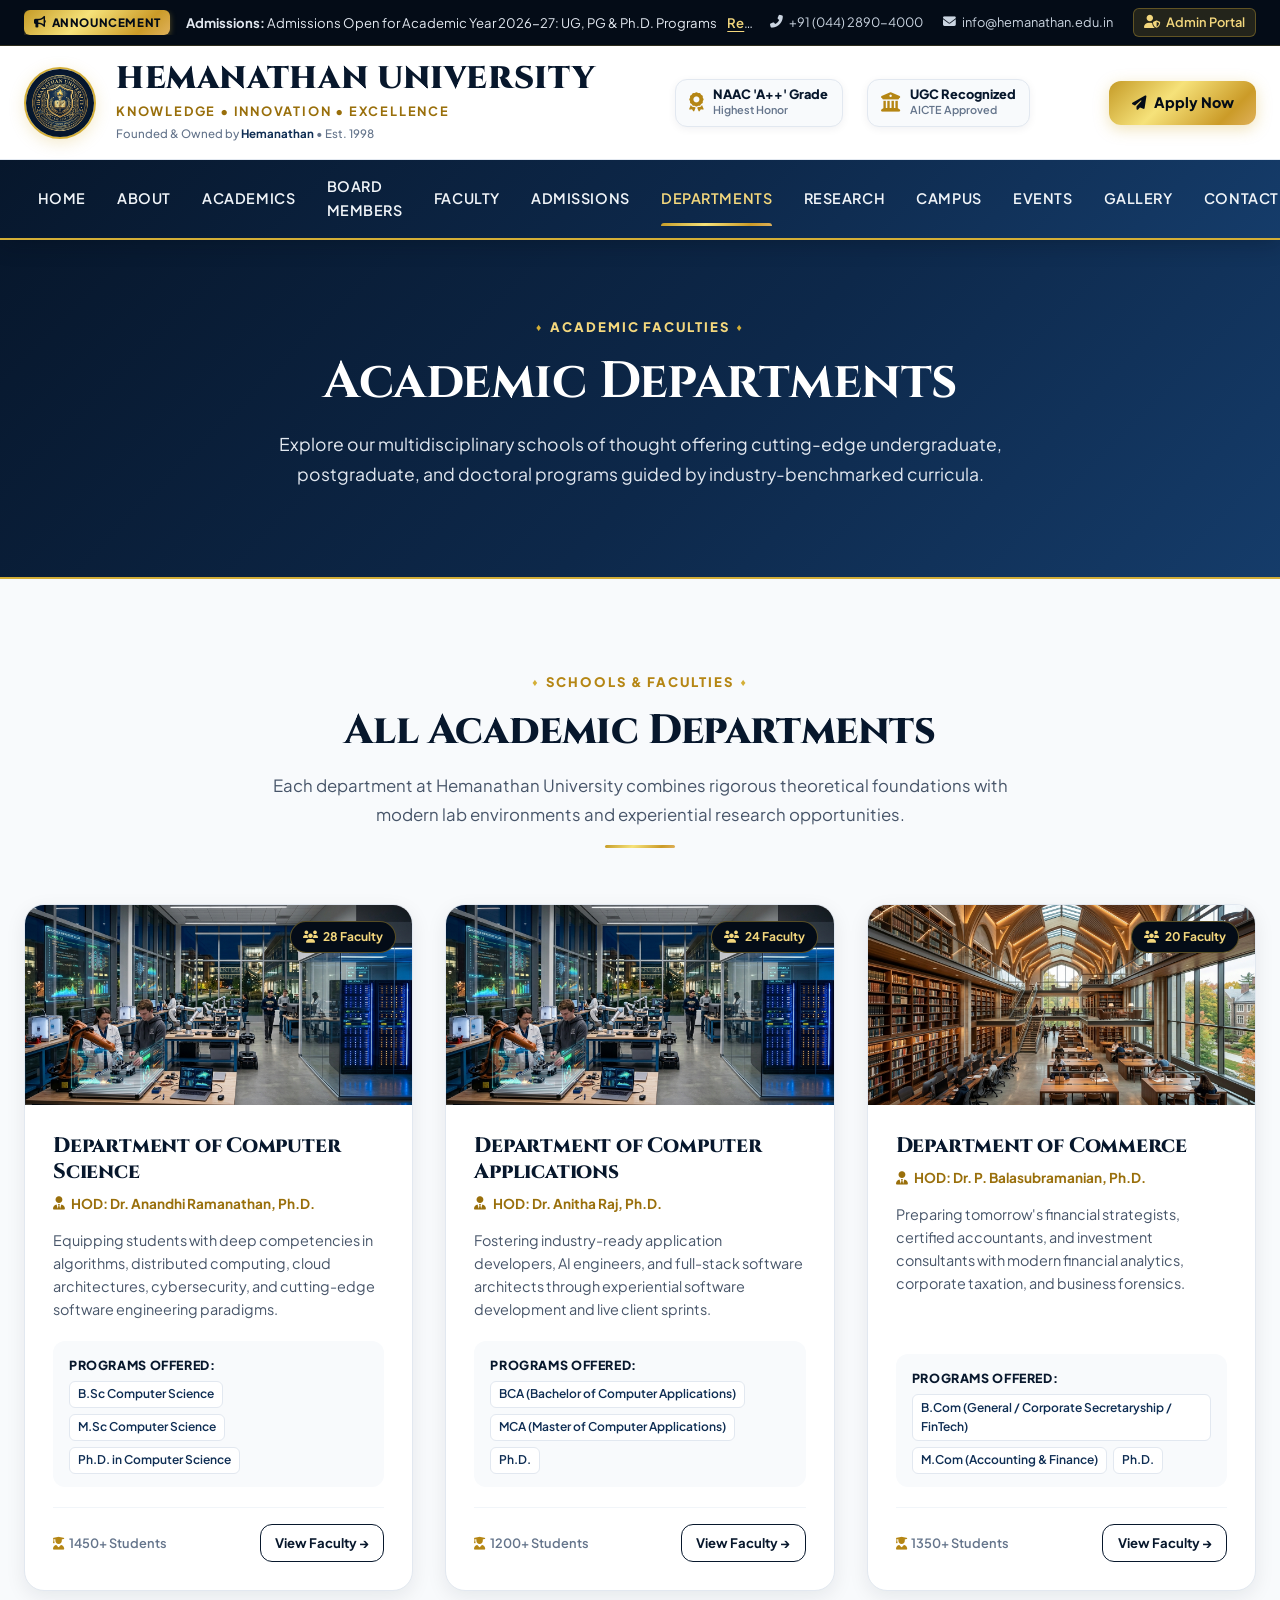
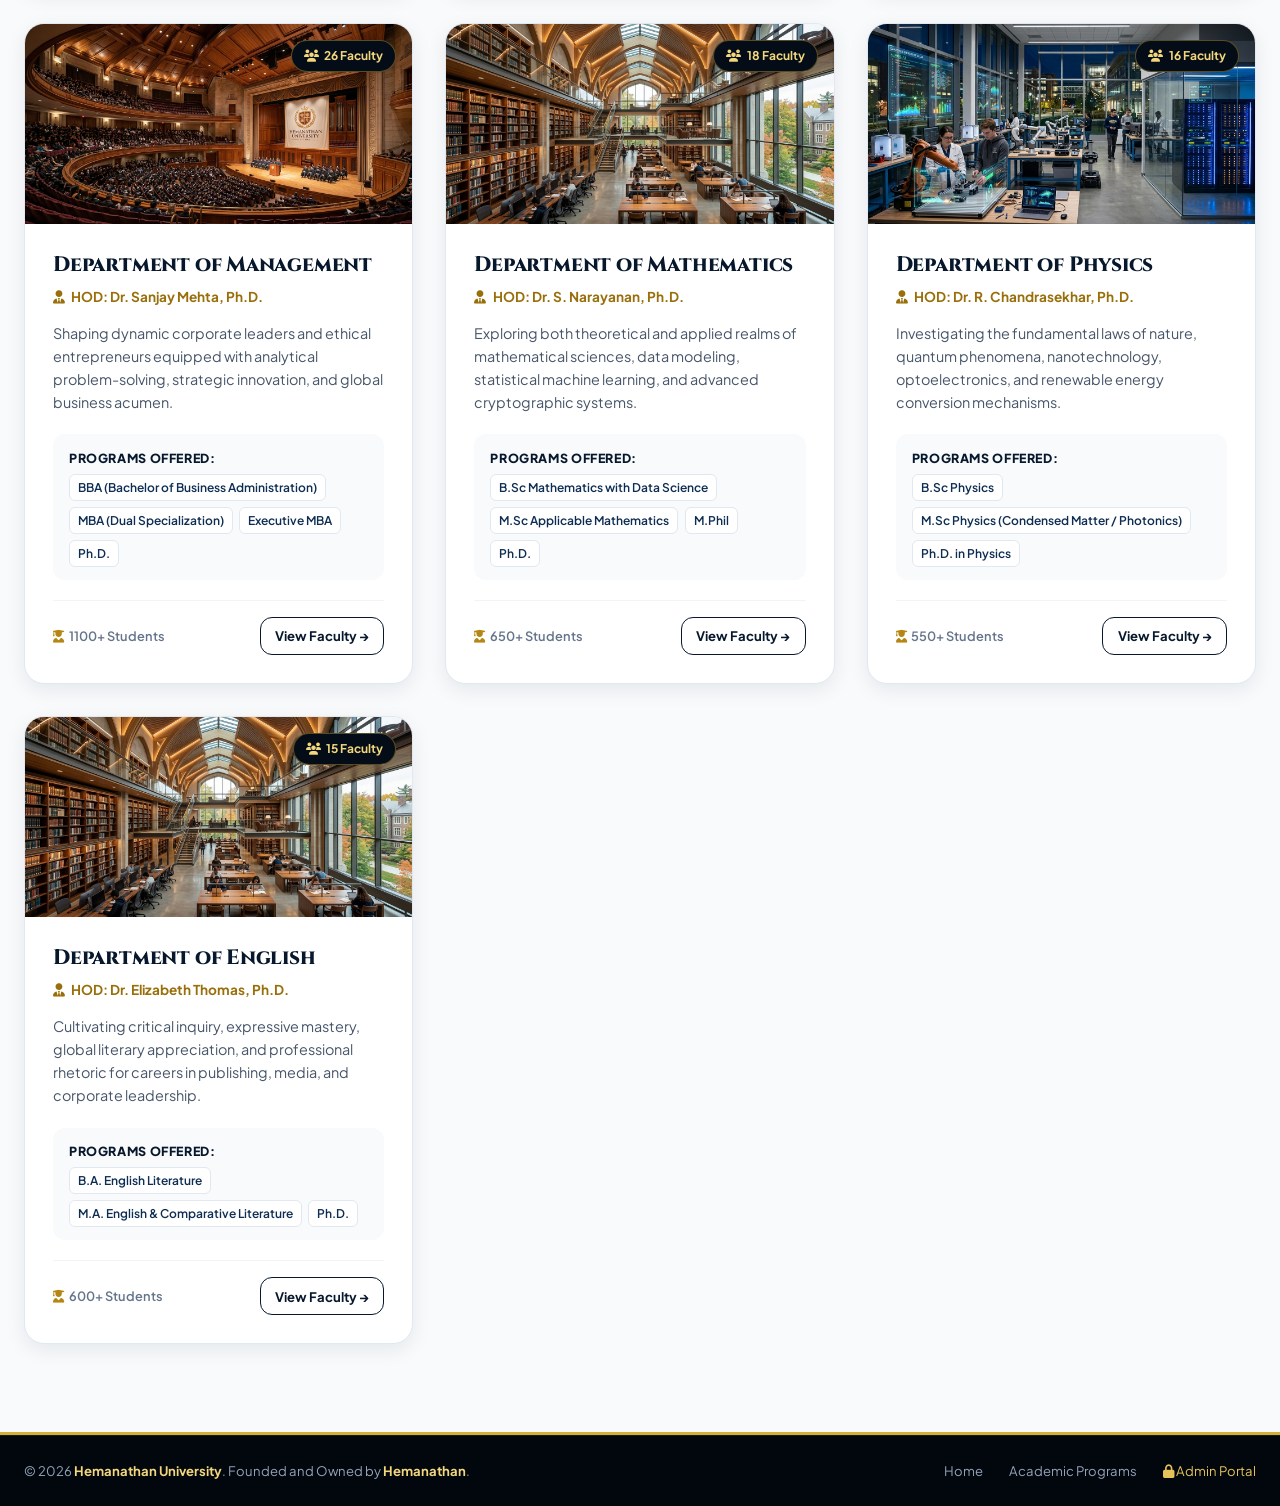
<file: departments.html>
<!DOCTYPE html>
<html lang="en">
<head>
  <meta charset="UTF-8">
  <meta name="viewport" content="width=device-width, initial-scale=1.0">
  <title>Academic Departments | Hemanathan University</title>
  <meta name="description" content="Explore the seven academic departments of Hemanathan University: Computer Science, Computer Applications, Commerce, Management, Mathematics, Physics, and English.">
  <link rel="icon" type="image/jpeg" href="assets/images/university_crest.jpg">
  
  <link rel="stylesheet" href="https://cdnjs.cloudflare.com/ajax/libs/font-awesome/6.5.1/css/all.min.css">
  <link rel="stylesheet" href="css/main.css">
</head>
<body>

  <!-- TOP NOTICE BAR -->
  <div class="top-notice-bar">
    <div class="container">
      <div class="top-bar-left">
        <span class="notice-badge"><i class="fas fa-bullhorn"></i> Announcement</span>
        <div class="ticker-content" id="announcementTicker">
          <span>Admissions Open for Academic Year 2026-27: UG, PG & Ph.D. Programs</span>
        </div>
      </div>
      <div class="top-bar-right">
        <a href="tel:+914428904000" class="top-bar-link"><i class="fas fa-phone-alt"></i> +91 (044) 2890-4000</a>
        <a href="mailto:info@hemanathan.edu.in" class="top-bar-link"><i class="fas fa-envelope"></i> info@hemanathan.edu.in</a>
        <a href="admin.html" class="top-bar-link admin-btn"><i class="fas fa-user-shield"></i> Admin Portal</a>
      </div>
    </div>
  </div>

  <!-- MAIN HEADER -->
  <header class="main-header">
    <div class="container">
      <a href="index.html" class="brand-wrapper">
        <img src="assets/images/university_crest.jpg" alt="Hemanathan University Crest" class="brand-crest">
        <div class="brand-meta">
          <h1 class="brand-title">Hemanathan University</h1>
          <span class="brand-subtitle">Knowledge • Innovation • Excellence</span>
          <span class="brand-founder-tag">Founded & Owned by <strong>Hemanathan</strong> • Est. 1998</span>
        </div>
      </a>
      <div class="header-accreditations">
        <div class="accreditation-pill">
          <i class="fas fa-award"></i>
          <div class="accreditation-info">
            <span class="acc-title">NAAC 'A++' Grade</span>
            <span class="acc-sub">Highest Honor</span>
          </div>
        </div>
        <div class="accreditation-pill">
          <i class="fas fa-university"></i>
          <div class="accreditation-info">
            <span class="acc-title">UGC Recognized</span>
            <span class="acc-sub">AICTE Approved</span>
          </div>
        </div>
      </div>
      <div class="header-cta-group">
        <a href="admissions.html" class="btn btn-gold"><i class="fas fa-paper-plane"></i> Apply Now</a>
      </div>
    </div>
  </header>

  <!-- NAVBAR -->
  <nav class="navbar">
    <div class="container">
      <button class="mobile-toggle-btn" id="mobileToggle"><i class="fas fa-bars"></i></button>
      <ul class="nav-menu" id="navMenu">
        <li class="nav-item"><a href="index.html" class="nav-link">Home</a></li>
        <li class="nav-item"><a href="about.html" class="nav-link">About</a></li>
        <li class="nav-item"><a href="academics.html" class="nav-link">Academics</a></li>
        <li class="nav-item"><a href="board.html" class="nav-link">Board Members</a></li>
        <li class="nav-item"><a href="faculty.html" class="nav-link">Faculty</a></li>
        <li class="nav-item"><a href="admissions.html" class="nav-link">Admissions</a></li>
        <li class="nav-item"><a href="departments.html" class="nav-link active">Departments</a></li>
        <li class="nav-item"><a href="research.html" class="nav-link">Research</a></li>
        <li class="nav-item"><a href="campus.html" class="nav-link">Campus</a></li>
        <li class="nav-item"><a href="events.html" class="nav-link">Events</a></li>
        <li class="nav-item"><a href="gallery.html" class="nav-link">Gallery</a></li>
        <li class="nav-item"><a href="contact.html" class="nav-link">Contact</a></li>
      </ul>
      <div class="nav-actions">
        <a href="admin.html" class="btn btn-sm btn-outline-gold"><i class="fas fa-cog"></i> Admin Portal</a>
      </div>
    </div>
  </nav>

  <!-- PAGE HERO -->
  <section style="background: var(--navy-gradient); color: var(--white); padding: 4.5rem 0; position: relative; border-bottom: 2px solid var(--gold-500);">
    <div class="container text-center" style="text-align: center; max-width: 850px;">
      <span class="section-tag" style="color: var(--gold-300);">Academic Faculties</span>
      <h1 style="color: var(--white); font-size: clamp(2.2rem, 4vw, 3.2rem); margin-bottom: 1rem;">
        Academic Departments
      </h1>
      <p style="color: var(--slate-200); font-size: 1.1rem; line-height: 1.7;">
        Explore our multidisciplinary schools of thought offering cutting-edge undergraduate, postgraduate, and doctoral programs guided by industry-benchmarked curricula.
      </p>
    </div>
  </section>

  <!-- DEPARTMENTS DIRECTORY -->
  <section class="section-padding">
    <div class="container">
      <div class="section-header">
        <span class="section-tag">Schools & Faculties</span>
        <h2 class="section-title">All Academic Departments</h2>
        <p class="section-desc">
          Each department at Hemanathan University combines rigorous theoretical foundations with modern lab environments and experiential research opportunities.
        </p>
        <div class="title-underline"></div>
      </div>

      <div class="cards-grid" id="fullDepartmentsGrid">
        <!-- Rendered via JS -->
      </div>
    </div>
  </section>

  <!-- FOOTER -->
  <footer class="site-footer">
    <div class="footer-bottom">
      <div class="container">
        <div class="footer-legal-copy">
          &copy; 2026 <strong>Hemanathan University</strong>. Founded and Owned by <strong>Hemanathan</strong>.
        </div>
        <div>
          <a href="index.html" style="color: var(--slate-400); margin-right: 1.5rem;">Home</a>
          <a href="academics.html" style="color: var(--slate-400); margin-right: 1.5rem;">Academic Programs</a>
          <a href="admin.html" style="color: var(--gold-400);"><i class="fas fa-lock"></i> Admin Portal</a>
        </div>
      </div>
    </div>
  </footer>

  <script src="js/data.js"></script>
  <script src="js/main.js"></script>
  <script>
    document.addEventListener('DOMContentLoaded', () => {
      renderDepartments('fullDepartmentsGrid');
    });
  </script>
</body>
</html>
</file>
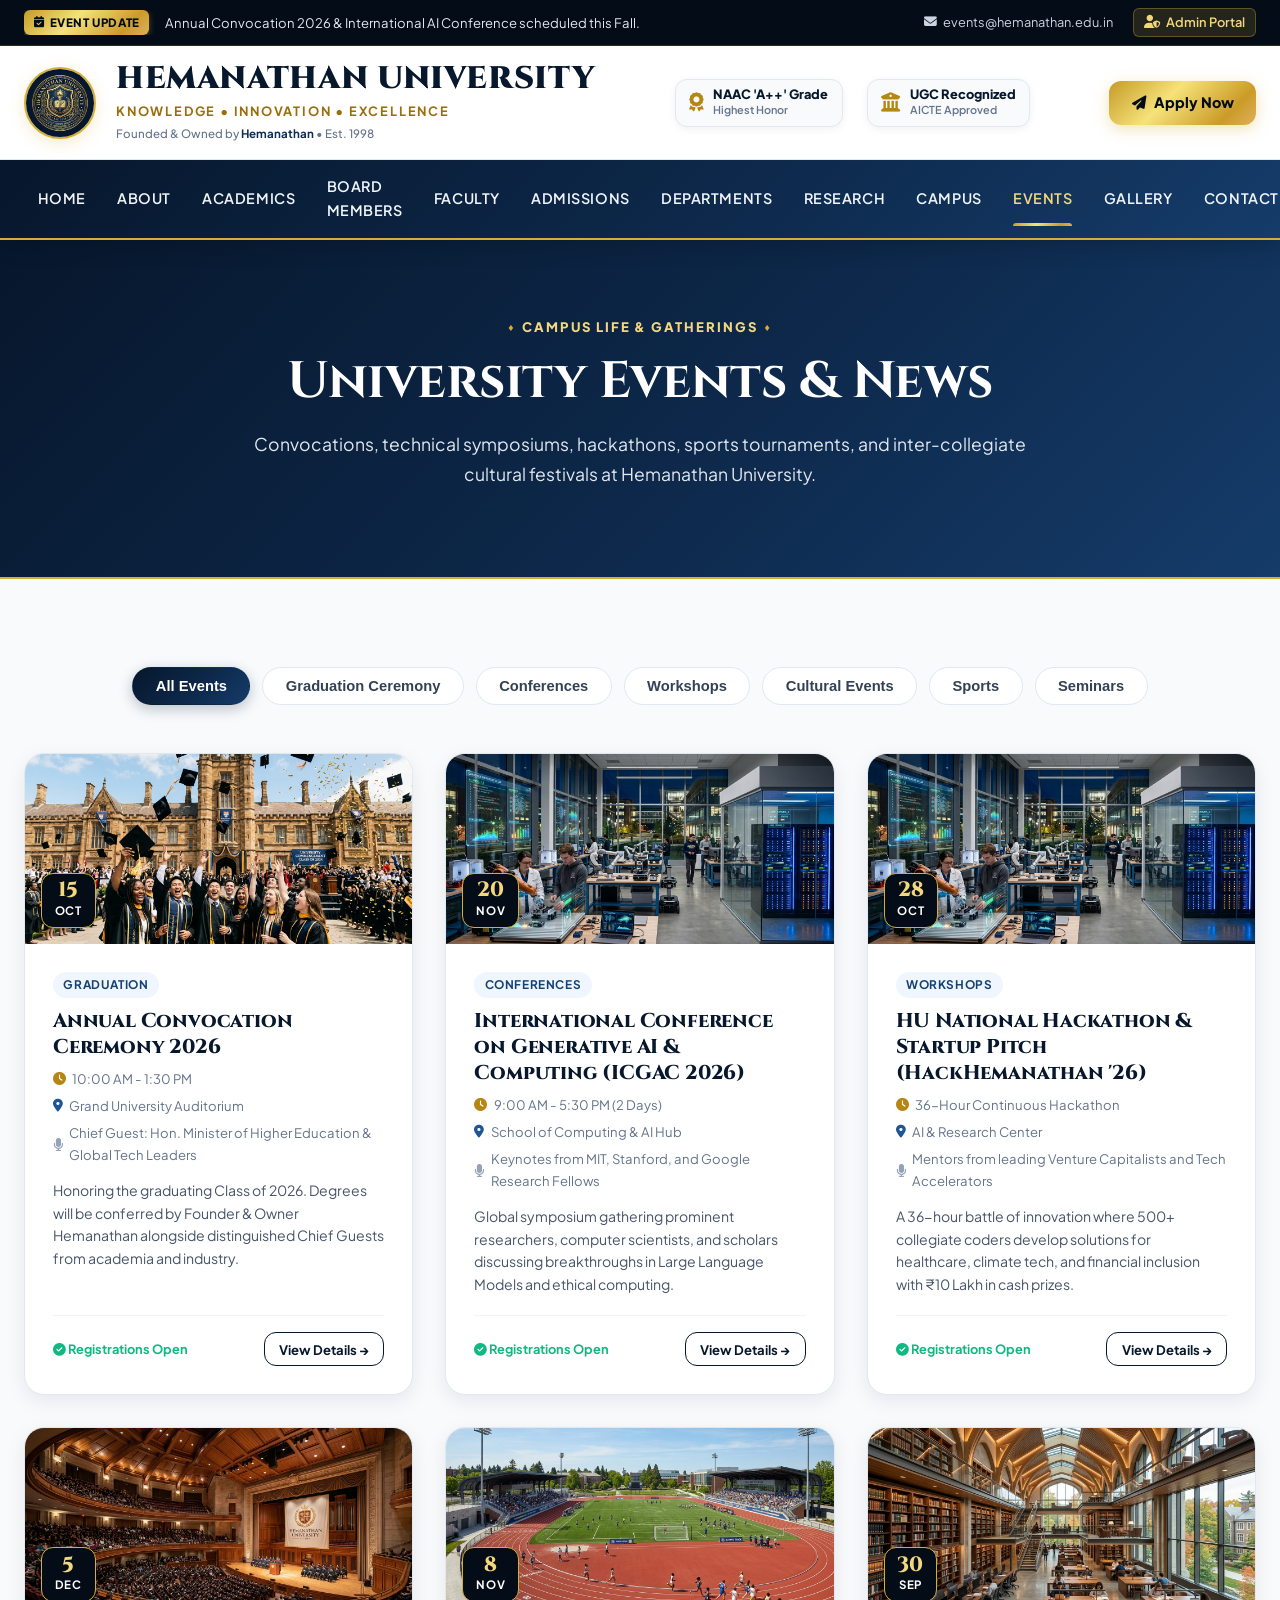
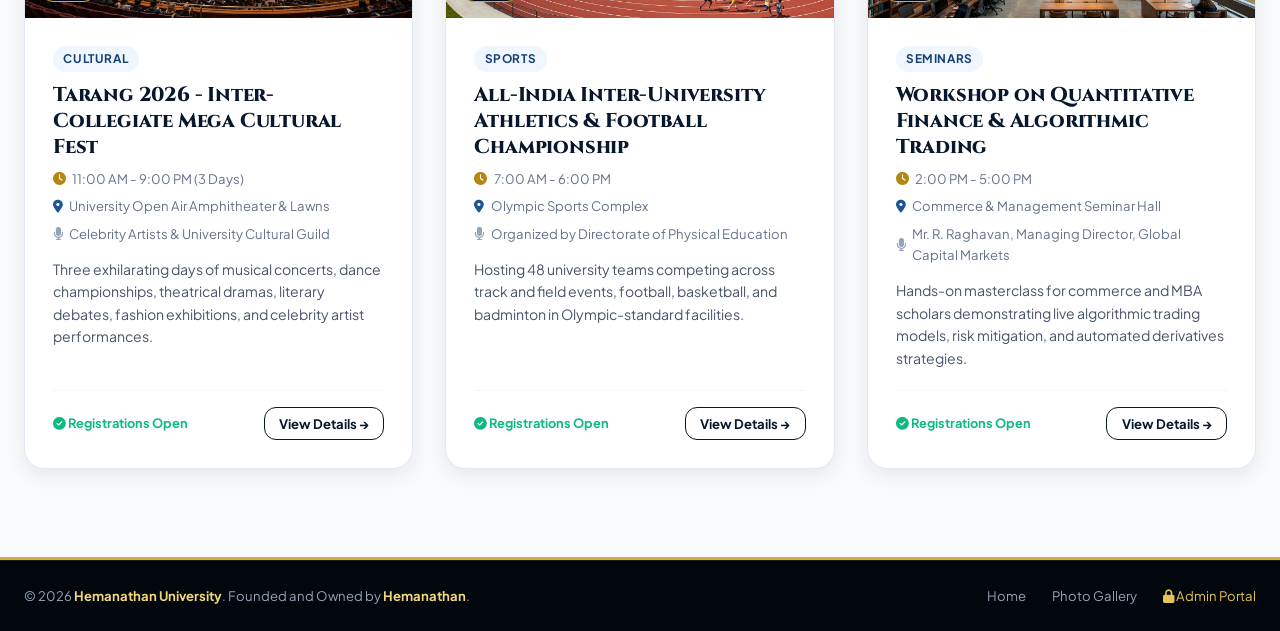
<file: events.html>
<!DOCTYPE html>
<html lang="en">
<head>
  <meta charset="UTF-8">
  <meta name="viewport" content="width=device-width, initial-scale=1.0">
  <title>Events & News | Hemanathan University</title>
  <meta name="description" content="Discover upcoming university events, international conferences, workshops, sports championships, and cultural fests at Hemanathan University.">
  <link rel="icon" type="image/jpeg" href="assets/images/university_crest.jpg">
  
  <link rel="stylesheet" href="https://cdnjs.cloudflare.com/ajax/libs/font-awesome/6.5.1/css/all.min.css">
  <link rel="stylesheet" href="css/main.css">
</head>
<body>

  <!-- TOP NOTICE BAR -->
  <div class="top-notice-bar">
    <div class="container">
      <div class="top-bar-left">
        <span class="notice-badge"><i class="fas fa-calendar-check"></i> Event Update</span>
        <div class="ticker-content">
          <span>Annual Convocation 2026 & International AI Conference scheduled this Fall.</span>
        </div>
      </div>
      <div class="top-bar-right">
        <a href="mailto:events@hemanathan.edu.in" class="top-bar-link"><i class="fas fa-envelope"></i> events@hemanathan.edu.in</a>
        <a href="admin.html" class="top-bar-link admin-btn"><i class="fas fa-user-shield"></i> Admin Portal</a>
      </div>
    </div>
  </div>

  <!-- MAIN HEADER -->
  <header class="main-header">
    <div class="container">
      <a href="index.html" class="brand-wrapper">
        <img src="assets/images/university_crest.jpg" alt="Hemanathan University Crest" class="brand-crest">
        <div class="brand-meta">
          <h1 class="brand-title">Hemanathan University</h1>
          <span class="brand-subtitle">Knowledge • Innovation • Excellence</span>
          <span class="brand-founder-tag">Founded & Owned by <strong>Hemanathan</strong> • Est. 1998</span>
        </div>
      </a>
      <div class="header-accreditations">
        <div class="accreditation-pill">
          <i class="fas fa-award"></i>
          <div class="accreditation-info">
            <span class="acc-title">NAAC 'A++' Grade</span>
            <span class="acc-sub">Highest Honor</span>
          </div>
        </div>
        <div class="accreditation-pill">
          <i class="fas fa-university"></i>
          <div class="accreditation-info">
            <span class="acc-title">UGC Recognized</span>
            <span class="acc-sub">AICTE Approved</span>
          </div>
        </div>
      </div>
      <div class="header-cta-group">
        <a href="admissions.html" class="btn btn-gold"><i class="fas fa-paper-plane"></i> Apply Now</a>
      </div>
    </div>
  </header>

  <!-- NAVBAR -->
  <nav class="navbar">
    <div class="container">
      <button class="mobile-toggle-btn" id="mobileToggle"><i class="fas fa-bars"></i></button>
      <ul class="nav-menu" id="navMenu">
        <li class="nav-item"><a href="index.html" class="nav-link">Home</a></li>
        <li class="nav-item"><a href="about.html" class="nav-link">About</a></li>
        <li class="nav-item"><a href="academics.html" class="nav-link">Academics</a></li>
        <li class="nav-item"><a href="board.html" class="nav-link">Board Members</a></li>
        <li class="nav-item"><a href="faculty.html" class="nav-link">Faculty</a></li>
        <li class="nav-item"><a href="admissions.html" class="nav-link">Admissions</a></li>
        <li class="nav-item"><a href="departments.html" class="nav-link">Departments</a></li>
        <li class="nav-item"><a href="research.html" class="nav-link">Research</a></li>
        <li class="nav-item"><a href="campus.html" class="nav-link">Campus</a></li>
        <li class="nav-item"><a href="events.html" class="nav-link active">Events</a></li>
        <li class="nav-item"><a href="gallery.html" class="nav-link">Gallery</a></li>
        <li class="nav-item"><a href="contact.html" class="nav-link">Contact</a></li>
      </ul>
      <div class="nav-actions">
        <a href="admin.html" class="btn btn-sm btn-outline-gold"><i class="fas fa-calendar-plus"></i> Add Event</a>
      </div>
    </div>
  </nav>

  <!-- PAGE HERO -->
  <section style="background: var(--navy-gradient); color: var(--white); padding: 4.5rem 0; position: relative; border-bottom: 2px solid var(--gold-500);">
    <div class="container text-center" style="text-align: center; max-width: 850px;">
      <span class="section-tag" style="color: var(--gold-300);">Campus Life & Gatherings</span>
      <h1 style="color: var(--white); font-size: clamp(2.2rem, 4vw, 3.2rem); margin-bottom: 1rem;">
        University Events & News
      </h1>
      <p style="color: var(--slate-200); font-size: 1.1rem; line-height: 1.7;">
        Convocations, technical symposiums, hackathons, sports tournaments, and inter-collegiate cultural festivals at Hemanathan University.
      </p>
    </div>
  </section>

  <!-- EVENT CATEGORY TABS & DIRECTORY -->
  <section class="section-padding">
    <div class="container">
      <div class="filter-tabs" id="eventTabs">
        <button class="tab-btn active" data-cat="all">All Events</button>
        <button class="tab-btn" data-cat="Graduation">Graduation Ceremony</button>
        <button class="tab-btn" data-cat="Conferences">Conferences</button>
        <button class="tab-btn" data-cat="Workshops">Workshops</button>
        <button class="tab-btn" data-cat="Cultural">Cultural Events</button>
        <button class="tab-btn" data-cat="Sports">Sports</button>
        <button class="tab-btn" data-cat="Seminars">Seminars</button>
      </div>

      <div class="cards-grid" id="allEventsGrid">
        <!-- Rendered via JS -->
      </div>
    </div>
  </section>

  <!-- FOOTER -->
  <footer class="site-footer">
    <div class="footer-bottom">
      <div class="container">
        <div class="footer-legal-copy">
          &copy; 2026 <strong>Hemanathan University</strong>. Founded and Owned by <strong>Hemanathan</strong>.
        </div>
        <div>
          <a href="index.html" style="color: var(--slate-400); margin-right: 1.5rem;">Home</a>
          <a href="gallery.html" style="color: var(--slate-400); margin-right: 1.5rem;">Photo Gallery</a>
          <a href="admin.html" style="color: var(--gold-400);"><i class="fas fa-lock"></i> Admin Portal</a>
        </div>
      </div>
    </div>
  </footer>

  <script src="js/data.js"></script>
  <script src="js/main.js"></script>
  <script>
    document.addEventListener('DOMContentLoaded', () => {
      let currentCategory = 'all';
      renderEvents('allEventsGrid', currentCategory);

      const tabs = document.querySelectorAll('#eventTabs .tab-btn');
      tabs.forEach(tab => {
        tab.addEventListener('click', () => {
          tabs.forEach(t => t.classList.remove('active'));
          tab.classList.add('active');
          currentCategory = tab.getAttribute('data-cat');
          renderEvents('allEventsGrid', currentCategory);
        });
      });
    });
  </script>
</body>
</html>
</file>
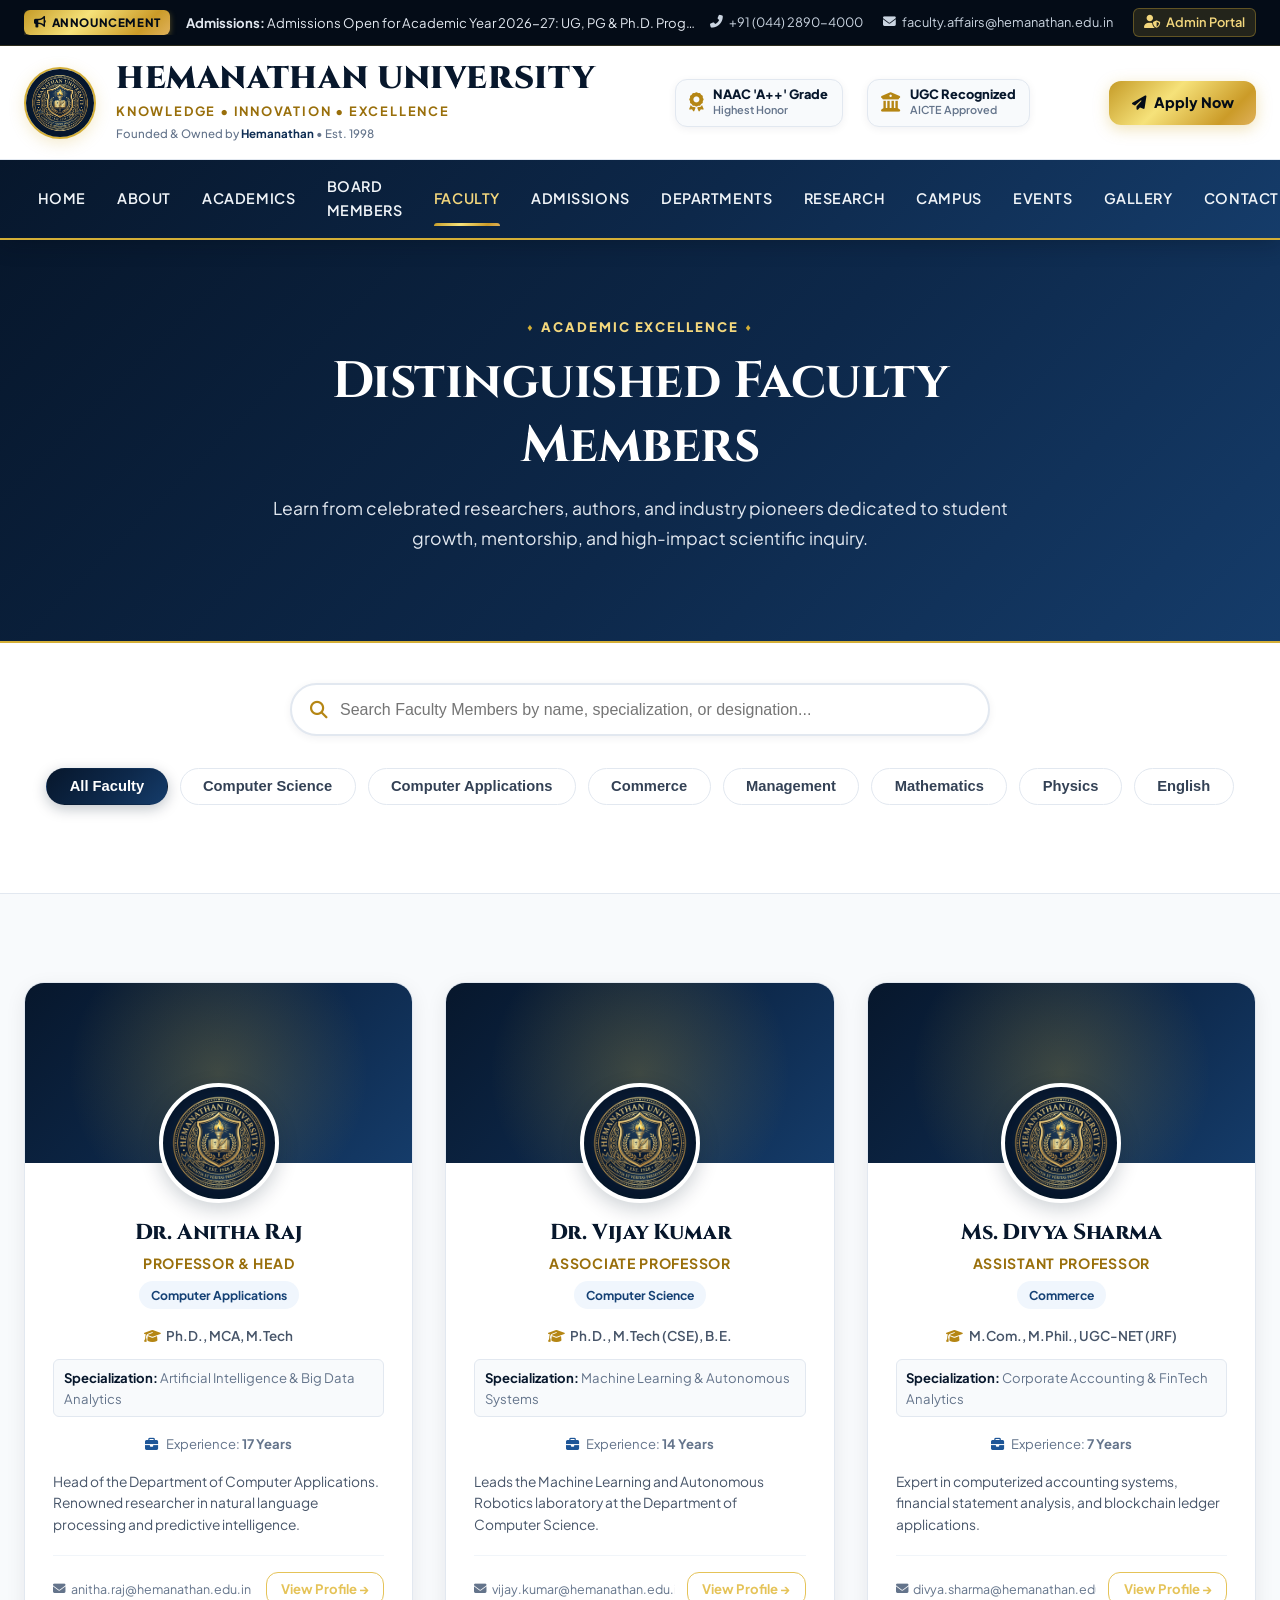
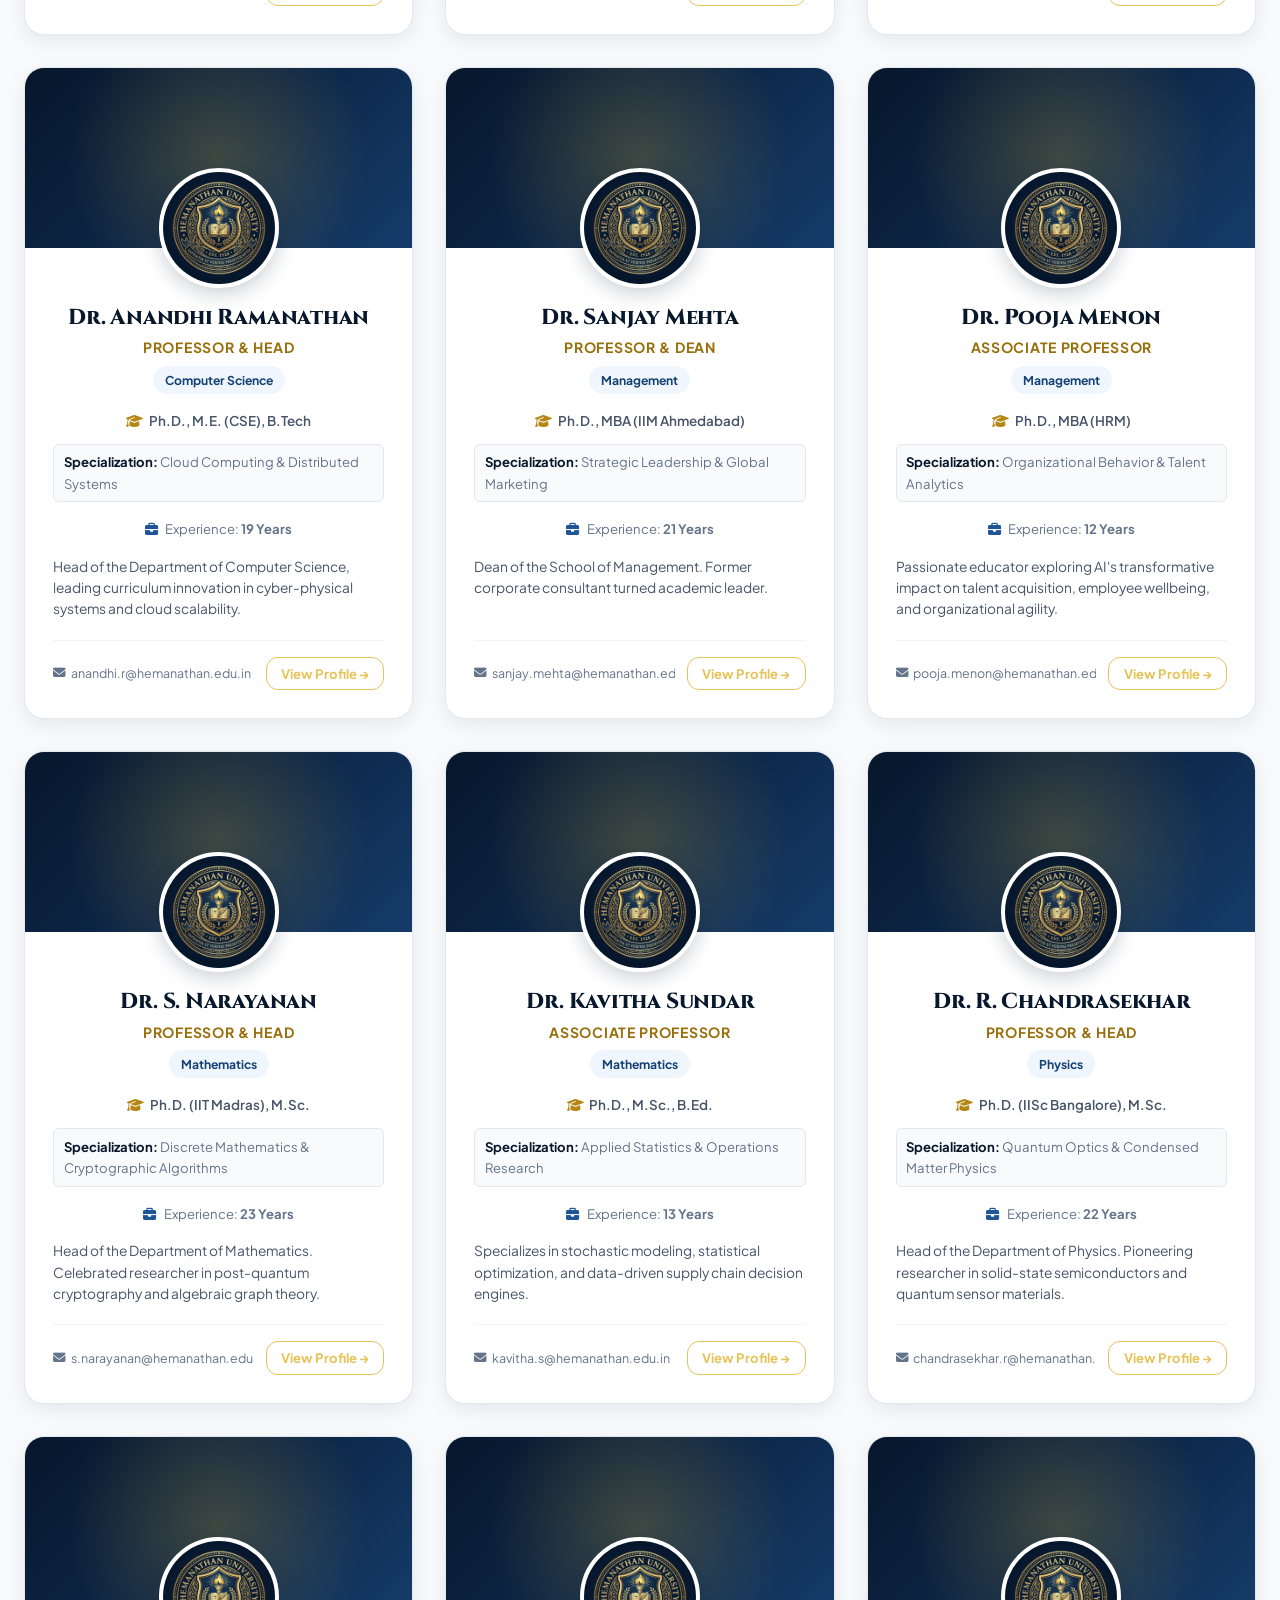
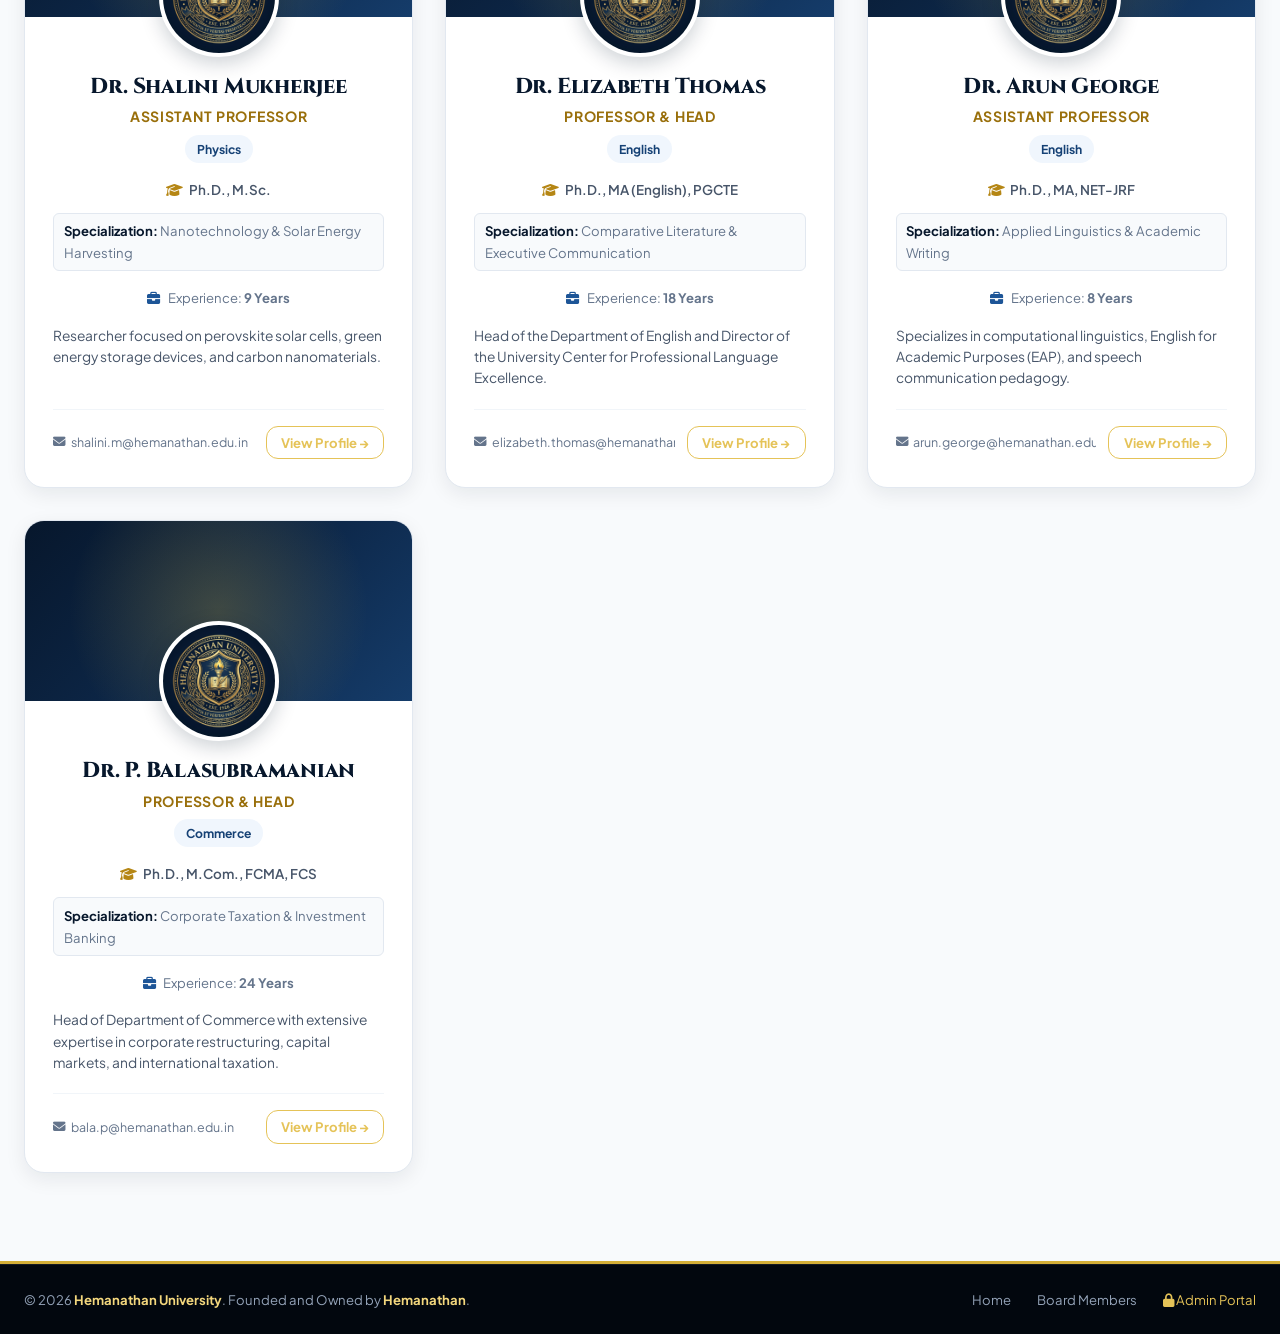
<file: faculty.html>
<!DOCTYPE html>
<html lang="en">
<head>
  <meta charset="UTF-8">
  <meta name="viewport" content="width=device-width, initial-scale=1.0">
  <title>Faculty Members | Hemanathan University</title>
  <meta name="description" content="Explore the distinguished academic faculty of Hemanathan University. Filter by department or search by specialization and academic qualifications.">
  <link rel="icon" type="image/jpeg" href="assets/images/university_crest.jpg">
  
  <link rel="stylesheet" href="https://cdnjs.cloudflare.com/ajax/libs/font-awesome/6.5.1/css/all.min.css">
  <link rel="stylesheet" href="css/main.css">
</head>
<body>

  <!-- TOP NOTICE BAR -->
  <div class="top-notice-bar">
    <div class="container">
      <div class="top-bar-left">
        <span class="notice-badge"><i class="fas fa-bullhorn"></i> Announcement</span>
        <div class="ticker-content" id="announcementTicker">
          <span>Admissions Open for Academic Year 2026-27: UG, PG & Ph.D. Programs</span>
        </div>
      </div>
      <div class="top-bar-right">
        <a href="tel:+914428904000" class="top-bar-link"><i class="fas fa-phone-alt"></i> +91 (044) 2890-4000</a>
        <a href="mailto:faculty.affairs@hemanathan.edu.in" class="top-bar-link"><i class="fas fa-envelope"></i> faculty.affairs@hemanathan.edu.in</a>
        <a href="admin.html" class="top-bar-link admin-btn"><i class="fas fa-user-shield"></i> Admin Portal</a>
      </div>
    </div>
  </div>

  <!-- MAIN HEADER -->
  <header class="main-header">
    <div class="container">
      <a href="index.html" class="brand-wrapper">
        <img src="assets/images/university_crest.jpg" alt="Hemanathan University Crest" class="brand-crest">
        <div class="brand-meta">
          <h1 class="brand-title">Hemanathan University</h1>
          <span class="brand-subtitle">Knowledge • Innovation • Excellence</span>
          <span class="brand-founder-tag">Founded & Owned by <strong>Hemanathan</strong> • Est. 1998</span>
        </div>
      </a>
      <div class="header-accreditations">
        <div class="accreditation-pill">
          <i class="fas fa-award"></i>
          <div class="accreditation-info">
            <span class="acc-title">NAAC 'A++' Grade</span>
            <span class="acc-sub">Highest Honor</span>
          </div>
        </div>
        <div class="accreditation-pill">
          <i class="fas fa-university"></i>
          <div class="accreditation-info">
            <span class="acc-title">UGC Recognized</span>
            <span class="acc-sub">AICTE Approved</span>
          </div>
        </div>
      </div>
      <div class="header-cta-group">
        <a href="admissions.html" class="btn btn-gold"><i class="fas fa-paper-plane"></i> Apply Now</a>
      </div>
    </div>
  </header>

  <!-- NAVBAR -->
  <nav class="navbar">
    <div class="container">
      <button class="mobile-toggle-btn" id="mobileToggle"><i class="fas fa-bars"></i></button>
      <ul class="nav-menu" id="navMenu">
        <li class="nav-item"><a href="index.html" class="nav-link">Home</a></li>
        <li class="nav-item"><a href="about.html" class="nav-link">About</a></li>
        <li class="nav-item"><a href="academics.html" class="nav-link">Academics</a></li>
        <li class="nav-item"><a href="board.html" class="nav-link">Board Members</a></li>
        <li class="nav-item"><a href="faculty.html" class="nav-link active">Faculty</a></li>
        <li class="nav-item"><a href="admissions.html" class="nav-link">Admissions</a></li>
        <li class="nav-item"><a href="departments.html" class="nav-link">Departments</a></li>
        <li class="nav-item"><a href="research.html" class="nav-link">Research</a></li>
        <li class="nav-item"><a href="campus.html" class="nav-link">Campus</a></li>
        <li class="nav-item"><a href="events.html" class="nav-link">Events</a></li>
        <li class="nav-item"><a href="gallery.html" class="nav-link">Gallery</a></li>
        <li class="nav-item"><a href="contact.html" class="nav-link">Contact</a></li>
      </ul>
      <div class="nav-actions">
        <a href="admin.html" class="btn btn-sm btn-outline-gold"><i class="fas fa-user-plus"></i> Add Faculty</a>
      </div>
    </div>
  </nav>

  <!-- PAGE HERO -->
  <section style="background: var(--navy-gradient); color: var(--white); padding: 4.5rem 0; position: relative; border-bottom: 2px solid var(--gold-500);">
    <div class="container text-center" style="text-align: center; max-width: 850px;">
      <span class="section-tag" style="color: var(--gold-300);">Academic Excellence</span>
      <h1 style="color: var(--white); font-size: clamp(2.2rem, 4vw, 3.2rem); margin-bottom: 1rem;">
        Distinguished Faculty Members
      </h1>
      <p style="color: var(--slate-200); font-size: 1.1rem; line-height: 1.7;">
        Learn from celebrated researchers, authors, and industry pioneers dedicated to student growth, mentorship, and high-impact scientific inquiry.
      </p>
    </div>
  </section>

  <!-- FACULTY SEARCH & FILTER CONTROLS -->
  <section style="padding: 2.5rem 0; background: var(--white); border-bottom: 1px solid var(--slate-200);">
    <div class="container">
      <div style="max-width: 700px; margin: 0 auto 2rem auto; position: relative;">
        <input 
          type="text" 
          id="facultySearchInput" 
          placeholder="Search Faculty Members by name, specialization, or designation..." 
          style="width: 100%; padding: 0.95rem 1.25rem 0.95rem 3rem; font-size: 1rem; border: 2px solid var(--slate-200); border-radius: var(--radius-full); outline: none; box-shadow: var(--shadow-sm); transition: all 0.2s;"
        >
        <i class="fas fa-search" style="position: absolute; left: 1.25rem; top: 50%; transform: translateY(-50%); color: var(--gold-600); font-size: 1.1rem;"></i>
      </div>

      <!-- Department filter from prompt -->
      <div class="filter-tabs" id="deptFilterTabs">
        <button class="tab-btn active" data-dept="all">All Faculty</button>
        <button class="tab-btn" data-dept="Computer Science">Computer Science</button>
        <button class="tab-btn" data-dept="Computer Applications">Computer Applications</button>
        <button class="tab-btn" data-dept="Commerce">Commerce</button>
        <button class="tab-btn" data-dept="Management">Management</button>
        <button class="tab-btn" data-dept="Mathematics">Mathematics</button>
        <button class="tab-btn" data-dept="Physics">Physics</button>
        <button class="tab-btn" data-dept="English">English</button>
      </div>
    </div>
  </section>

  <!-- FACULTY DIRECTORY GRID -->
  <section class="section-padding">
    <div class="container">
      <div class="cards-grid" id="facultyGrid">
        <!-- Rendered dynamically -->
      </div>
    </div>
  </section>

  <!-- MEMBER PROFILE MODAL -->
  <div class="member-modal-overlay" id="memberModalOverlay">
    <div class="member-modal-card">
      <button class="modal-close-btn" id="modalCloseBtn" aria-label="Close Profile Modal">&times;</button>
      
      <div class="modal-header-hero">
        <img src="assets/images/university_crest.jpg" alt="Faculty Photo" class="modal-avatar-lg" id="modalMemberPhoto">
        <div class="modal-title-info">
          <h2 class="modal-member-name" id="modalMemberName">Faculty Name</h2>
          <div class="modal-member-pos" id="modalMemberRole">Designation</div>
          <div class="modal-member-dept" id="modalMemberDept">Department</div>
        </div>
      </div>

      <div class="modal-body-content">
        <div class="modal-meta-grid">
          <div class="modal-meta-box">
            <strong>Qualification</strong>
            <span id="modalMemberQual">Ph.D.</span>
          </div>
          <div class="modal-meta-box">
            <strong>Experience</strong>
            <span id="modalMemberExp">12+ Years</span>
          </div>
          <div class="modal-meta-box">
            <strong>Specialization</strong>
            <span id="modalMemberSpec">Machine Learning</span>
          </div>
          <div class="modal-meta-box">
            <strong>Official Email</strong>
            <a href="#" id="modalMemberEmail" style="color: var(--primary-600); font-weight: 700;">email@hemanathan.edu.in</a>
          </div>
        </div>

        <div style="margin-bottom: 2rem;">
          <h4 class="modal-section-title"><i class="fas fa-user-circle"></i> Academic Biography</h4>
          <p id="modalMemberBio" style="color: var(--slate-600); line-height: 1.7;"></p>
        </div>

        <div style="margin-bottom: 2rem;">
          <h4 class="modal-section-title"><i class="fas fa-microscope"></i> Research Interests & Labs</h4>
          <p id="modalMemberResearch" style="color: var(--slate-600); line-height: 1.7;"></p>
        </div>

        <div style="margin-bottom: 2rem;">
          <h4 class="modal-section-title"><i class="fas fa-book"></i> Journal Publications & Patents</h4>
          <p id="modalMemberPubs" style="color: var(--slate-600); line-height: 1.7;"></p>
        </div>

        <div style="margin-bottom: 2.5rem;">
          <h4 class="modal-section-title"><i class="fas fa-trophy"></i> Awards & Research Grants</h4>
          <p id="modalMemberAch" style="color: var(--slate-600); line-height: 1.7;"></p>
        </div>

        <div style="text-align: right; border-top: 1px solid var(--slate-200); padding-top: 1.5rem;">
          <button type="button" class="btn btn-outline-navy" id="modalBackBtn">
            <i class="fas fa-arrow-left"></i> <span id="modalBackBtnText">Back to Faculty</span>
          </button>
        </div>
      </div>
    </div>
  </div>

  <!-- FOOTER -->
  <footer class="site-footer">
    <div class="footer-bottom">
      <div class="container">
        <div class="footer-legal-copy">
          &copy; 2026 <strong>Hemanathan University</strong>. Founded and Owned by <strong>Hemanathan</strong>.
        </div>
        <div>
          <a href="index.html" style="color: var(--slate-400); margin-right: 1.5rem;">Home</a>
          <a href="board.html" style="color: var(--slate-400); margin-right: 1.5rem;">Board Members</a>
          <a href="admin.html" style="color: var(--gold-400);"><i class="fas fa-lock"></i> Admin Portal</a>
        </div>
      </div>
    </div>
  </footer>

  <script src="js/data.js"></script>
  <script src="js/main.js"></script>
  <script>
    let currentDept = 'all';
    let currentSearch = '';

    document.addEventListener('DOMContentLoaded', () => {
      // Check URL parameters for dept
      const urlParams = new URLSearchParams(window.location.search);
      const paramDept = urlParams.get('dept');
      if (paramDept) {
        currentDept = paramDept.replace('-', ' ');
        document.querySelectorAll('#deptFilterTabs .tab-btn').forEach(btn => {
          if (btn.getAttribute('data-dept').toLowerCase() === currentDept.toLowerCase()) {
            btn.classList.add('active');
          } else {
            btn.classList.remove('active');
          }
        });
      }

      renderFaculty();

      // Setup Search Listener
      const searchInput = document.getElementById('facultySearchInput');
      if (searchInput) {
        searchInput.addEventListener('input', (e) => {
          currentSearch = e.target.value.trim();
          renderFaculty();
        });
      }

      // Setup Tab Listeners
      const tabs = document.querySelectorAll('#deptFilterTabs .tab-btn');
      tabs.forEach(tab => {
        tab.addEventListener('click', () => {
          tabs.forEach(t => t.classList.remove('active'));
          tab.classList.add('active');
          currentDept = tab.getAttribute('data-dept');
          renderFaculty();
        });
      });
    });

    function renderFaculty() {
      renderFacultyMembers('facultyGrid', { dept: currentDept, query: currentSearch });
    }

    function resetFacultyFilters() {
      currentDept = 'all';
      currentSearch = '';
      const searchInput = document.getElementById('facultySearchInput');
      if (searchInput) searchInput.value = '';
      document.querySelectorAll('#deptFilterTabs .tab-btn').forEach((t, i) => {
        if (i === 0) t.classList.add('active');
        else t.classList.remove('active');
      });
      renderFaculty();
    }
    window.resetFacultyFilters = resetFacultyFilters;
  </script>
</body>
</html>
</file>
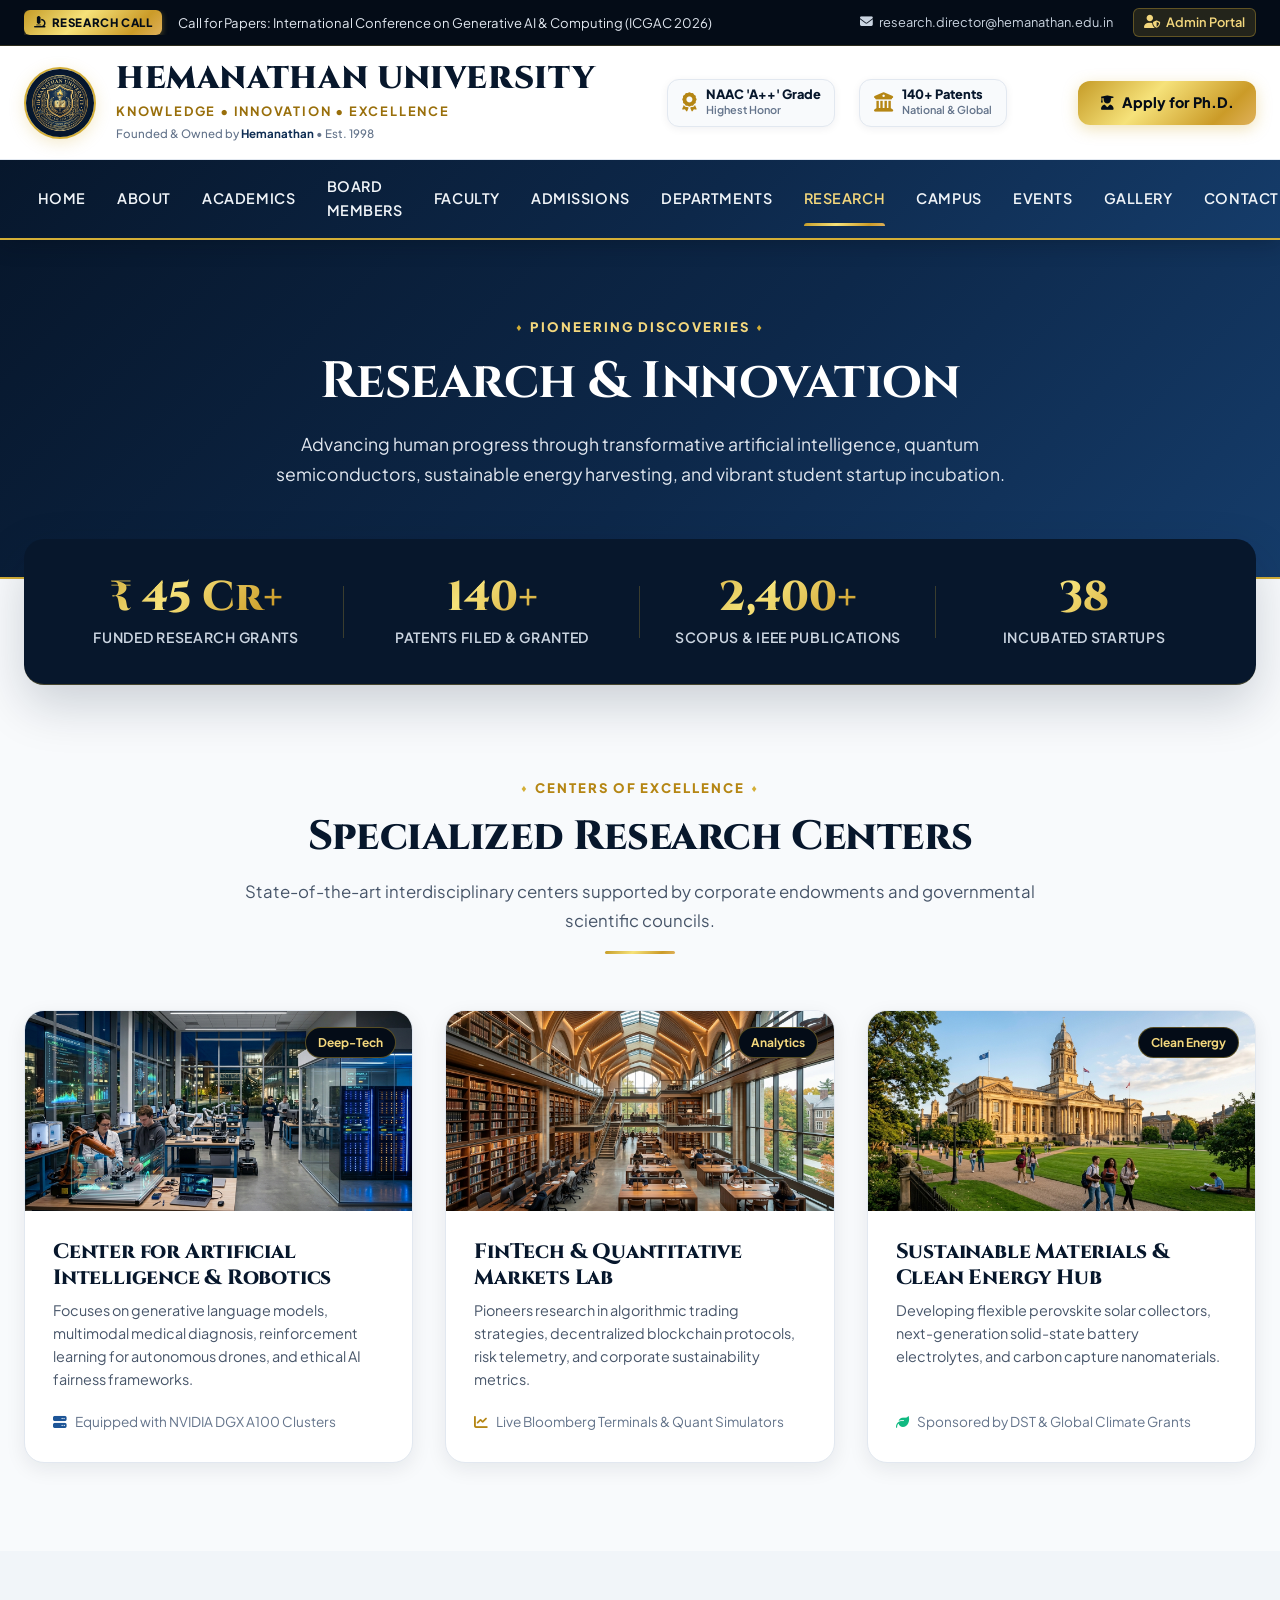
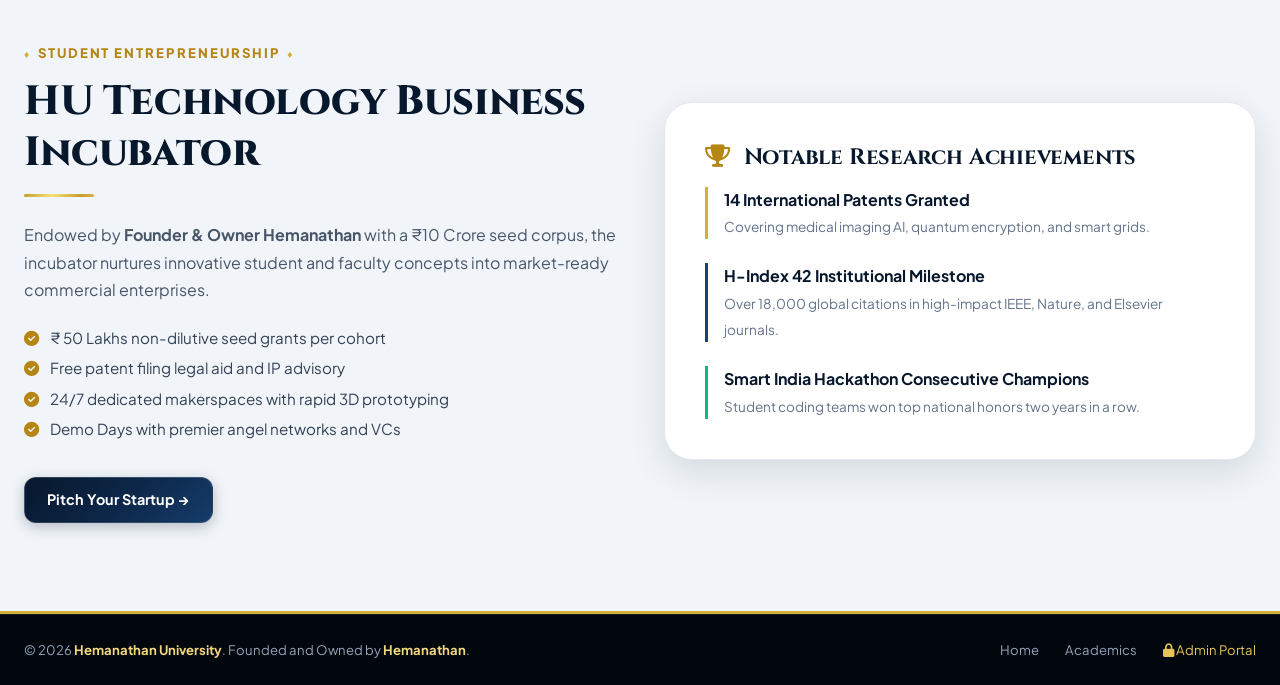
<file: research.html>
<!DOCTYPE html>
<html lang="en">
<head>
  <meta charset="UTF-8">
  <meta name="viewport" content="width=device-width, initial-scale=1.0">
  <title>Research & Innovation | Hemanathan University</title>
  <meta name="description" content="Explore cutting-edge research centers, patents, peer-reviewed publications, and student startup incubation at Hemanathan University.">
  <link rel="icon" type="image/jpeg" href="assets/images/university_crest.jpg">
  
  <link rel="stylesheet" href="https://cdnjs.cloudflare.com/ajax/libs/font-awesome/6.5.1/css/all.min.css">
  <link rel="stylesheet" href="css/main.css">
</head>
<body>

  <!-- TOP NOTICE BAR -->
  <div class="top-notice-bar">
    <div class="container">
      <div class="top-bar-left">
        <span class="notice-badge"><i class="fas fa-microscope"></i> Research Call</span>
        <div class="ticker-content">
          <span>Call for Papers: International Conference on Generative AI & Computing (ICGAC 2026)</span>
        </div>
      </div>
      <div class="top-bar-right">
        <a href="mailto:research.director@hemanathan.edu.in" class="top-bar-link"><i class="fas fa-envelope"></i> research.director@hemanathan.edu.in</a>
        <a href="admin.html" class="top-bar-link admin-btn"><i class="fas fa-user-shield"></i> Admin Portal</a>
      </div>
    </div>
  </div>

  <!-- MAIN HEADER -->
  <header class="main-header">
    <div class="container">
      <a href="index.html" class="brand-wrapper">
        <img src="assets/images/university_crest.jpg" alt="Hemanathan University Crest" class="brand-crest">
        <div class="brand-meta">
          <h1 class="brand-title">Hemanathan University</h1>
          <span class="brand-subtitle">Knowledge • Innovation • Excellence</span>
          <span class="brand-founder-tag">Founded & Owned by <strong>Hemanathan</strong> • Est. 1998</span>
        </div>
      </a>
      <div class="header-accreditations">
        <div class="accreditation-pill">
          <i class="fas fa-award"></i>
          <div class="accreditation-info">
            <span class="acc-title">NAAC 'A++' Grade</span>
            <span class="acc-sub">Highest Honor</span>
          </div>
        </div>
        <div class="accreditation-pill">
          <i class="fas fa-university"></i>
          <div class="accreditation-info">
            <span class="acc-title">140+ Patents</span>
            <span class="acc-sub">National & Global</span>
          </div>
        </div>
      </div>
      <div class="header-cta-group">
        <a href="admissions.html?course=Ph.D." class="btn btn-gold"><i class="fas fa-user-graduate"></i> Apply for Ph.D.</a>
      </div>
    </div>
  </header>

  <!-- NAVBAR -->
  <nav class="navbar">
    <div class="container">
      <button class="mobile-toggle-btn" id="mobileToggle"><i class="fas fa-bars"></i></button>
      <ul class="nav-menu" id="navMenu">
        <li class="nav-item"><a href="index.html" class="nav-link">Home</a></li>
        <li class="nav-item"><a href="about.html" class="nav-link">About</a></li>
        <li class="nav-item"><a href="academics.html" class="nav-link">Academics</a></li>
        <li class="nav-item"><a href="board.html" class="nav-link">Board Members</a></li>
        <li class="nav-item"><a href="faculty.html" class="nav-link">Faculty</a></li>
        <li class="nav-item"><a href="admissions.html" class="nav-link">Admissions</a></li>
        <li class="nav-item"><a href="departments.html" class="nav-link">Departments</a></li>
        <li class="nav-item"><a href="research.html" class="nav-link active">Research</a></li>
        <li class="nav-item"><a href="campus.html" class="nav-link">Campus</a></li>
        <li class="nav-item"><a href="events.html" class="nav-link">Events</a></li>
        <li class="nav-item"><a href="gallery.html" class="nav-link">Gallery</a></li>
        <li class="nav-item"><a href="contact.html" class="nav-link">Contact</a></li>
      </ul>
      <div class="nav-actions">
        <a href="admin.html" class="btn btn-sm btn-outline-gold"><i class="fas fa-cog"></i> Admin Portal</a>
      </div>
    </div>
  </nav>

  <!-- PAGE HERO -->
  <section style="background: var(--navy-gradient); color: var(--white); padding: 4.5rem 0; position: relative; border-bottom: 2px solid var(--gold-500);">
    <div class="container text-center" style="text-align: center; max-width: 850px;">
      <span class="section-tag" style="color: var(--gold-300);">Pioneering Discoveries</span>
      <h1 style="color: var(--white); font-size: clamp(2.2rem, 4vw, 3.2rem); margin-bottom: 1rem;">
        Research & Innovation
      </h1>
      <p style="color: var(--slate-200); font-size: 1.1rem; line-height: 1.7;">
        Advancing human progress through transformative artificial intelligence, quantum semiconductors, sustainable energy harvesting, and vibrant student startup incubation.
      </p>
    </div>
  </section>

  <!-- RESEARCH STATS -->
  <div class="container">
    <div class="stats-strip" style="margin-top: -2.5rem;">
      <div class="stats-grid">
        <div class="stat-item">
          <div class="stat-number">₹ 45 Cr+</div>
          <div class="stat-label">Funded Research Grants</div>
        </div>
        <div class="stat-item">
          <div class="stat-number">140+</div>
          <div class="stat-label">Patents Filed & Granted</div>
        </div>
        <div class="stat-item">
          <div class="stat-number">2,400+</div>
          <div class="stat-label">Scopus & IEEE Publications</div>
        </div>
        <div class="stat-item">
          <div class="stat-number">38</div>
          <div class="stat-label">Incubated Startups</div>
        </div>
      </div>
    </div>
  </div>

  <!-- RESEARCH CENTERS -->
  <section class="section-padding">
    <div class="container">
      <div class="section-header">
        <span class="section-tag">Centers of Excellence</span>
        <h2 class="section-title">Specialized Research Centers</h2>
        <p class="section-desc">
          State-of-the-art interdisciplinary centers supported by corporate endowments and governmental scientific councils.
        </p>
        <div class="title-underline"></div>
      </div>

      <div style="display: grid; grid-template-columns: repeat(auto-fit, minmax(320px, 1fr)); gap: 2rem;">
        
        <div class="dept-card">
          <div class="dept-image-box">
            <img src="assets/images/ai_research_lab.jpg" alt="AI Research Center" class="dept-image">
            <span class="dept-badge">Deep-Tech</span>
          </div>
          <div class="dept-content">
            <h3 class="dept-name">Center for Artificial Intelligence & Robotics</h3>
            <p class="dept-desc">
              Focuses on generative language models, multimodal medical diagnosis, reinforcement learning for autonomous drones, and ethical AI fairness frameworks.
            </p>
            <div style="font-size: 0.85rem; color: var(--slate-500); margin-top: auto;">
              <i class="fas fa-server" style="color: var(--primary-600); margin-right: 0.35rem;"></i> Equipped with NVIDIA DGX A100 Clusters
            </div>
          </div>
        </div>

        <div class="dept-card">
          <div class="dept-image-box">
            <img src="assets/images/digital_library.jpg" alt="Data & FinTech Lab" class="dept-image">
            <span class="dept-badge">Analytics</span>
          </div>
          <div class="dept-content">
            <h3 class="dept-name">FinTech & Quantitative Markets Lab</h3>
            <p class="dept-desc">
              Pioneers research in algorithmic trading strategies, decentralized blockchain protocols, risk telemetry, and corporate sustainability metrics.
            </p>
            <div style="font-size: 0.85rem; color: var(--slate-500); margin-top: auto;">
              <i class="fas fa-chart-line" style="color: var(--gold-600); margin-right: 0.35rem;"></i> Live Bloomberg Terminals & Quant Simulators
            </div>
          </div>
        </div>

        <div class="dept-card">
          <div class="dept-image-box">
            <img src="assets/images/campus_hero.jpg" alt="Green Energy Lab" class="dept-image">
            <span class="dept-badge">Clean Energy</span>
          </div>
          <div class="dept-content">
            <h3 class="dept-name">Sustainable Materials & Clean Energy Hub</h3>
            <p class="dept-desc">
              Developing flexible perovskite solar collectors, next-generation solid-state battery electrolytes, and carbon capture nanomaterials.
            </p>
            <div style="font-size: 0.85rem; color: var(--slate-500); margin-top: auto;">
              <i class="fas fa-leaf" style="color: var(--success); margin-right: 0.35rem;"></i> Sponsored by DST & Global Climate Grants
            </div>
          </div>
        </div>

      </div>
    </div>
  </section>

  <!-- STARTUP INCUBATION & PATENTS -->
  <section class="section-padding" style="background: var(--slate-100);">
    <div class="container">
      <div style="display: grid; grid-template-columns: 1fr 1fr; gap: 3rem; align-items: center;">
        <div>
          <span class="section-tag">Student Entrepreneurship</span>
          <h2 class="section-title">HU Technology Business Incubator</h2>
          <div class="title-underline" style="margin: 0 0 1.5rem 0;"></div>
          <p style="color: var(--slate-600); line-height: 1.7; margin-bottom: 1.25rem;">
            Endowed by <strong>Founder & Owner Hemanathan</strong> with a ₹10 Crore seed corpus, the incubator nurtures innovative student and faculty concepts into market-ready commercial enterprises.
          </p>
          <ul style="list-style: none; padding: 0; margin: 0 0 2rem 0; color: var(--slate-700); font-size: 0.95rem; line-height: 2;">
            <li><i class="fas fa-check-circle" style="color: var(--gold-600); margin-right: 0.5rem;"></i> ₹ 50 Lakhs non-dilutive seed grants per cohort</li>
            <li><i class="fas fa-check-circle" style="color: var(--gold-600); margin-right: 0.5rem;"></i> Free patent filing legal aid and IP advisory</li>
            <li><i class="fas fa-check-circle" style="color: var(--gold-600); margin-right: 0.5rem;"></i> 24/7 dedicated makerspaces with rapid 3D prototyping</li>
            <li><i class="fas fa-check-circle" style="color: var(--gold-600); margin-right: 0.5rem;"></i> Demo Days with premier angel networks and VCs</li>
          </ul>
          <a href="contact.html" class="btn btn-primary">Pitch Your Startup &rarr;</a>
        </div>

        <div>
          <div style="background: var(--white); border-radius: var(--radius-xl); padding: 2.5rem; border: 1px solid var(--slate-200); box-shadow: var(--shadow-lg);">
            <h3 style="font-family: var(--font-serif); font-size: 1.4rem; color: var(--primary-900); margin-bottom: 1rem;">
              <i class="fas fa-trophy" style="color: var(--gold-600); margin-right: 0.5rem;"></i> Notable Research Achievements
            </h3>
            <div style="border-left: 3px solid var(--gold-500); padding-left: 1rem; margin-bottom: 1.5rem;">
              <strong style="color: var(--primary-900); display: block; font-size: 1rem;">14 International Patents Granted</strong>
              <span style="font-size: 0.85rem; color: var(--slate-500);">Covering medical imaging AI, quantum encryption, and smart grids.</span>
            </div>
            <div style="border-left: 3px solid var(--primary-700); padding-left: 1rem; margin-bottom: 1.5rem;">
              <strong style="color: var(--primary-900); display: block; font-size: 1rem;">H-Index 42 Institutional Milestone</strong>
              <span style="font-size: 0.85rem; color: var(--slate-500);">Over 18,000 global citations in high-impact IEEE, Nature, and Elsevier journals.</span>
            </div>
            <div style="border-left: 3px solid var(--success); padding-left: 1rem;">
              <strong style="color: var(--primary-900); display: block; font-size: 1rem;">Smart India Hackathon Consecutive Champions</strong>
              <span style="font-size: 0.85rem; color: var(--slate-500);">Student coding teams won top national honors two years in a row.</span>
            </div>
          </div>
        </div>
      </div>
    </div>
  </section>

  <!-- FOOTER -->
  <footer class="site-footer">
    <div class="footer-bottom">
      <div class="container">
        <div class="footer-legal-copy">
          &copy; 2026 <strong>Hemanathan University</strong>. Founded and Owned by <strong>Hemanathan</strong>.
        </div>
        <div>
          <a href="index.html" style="color: var(--slate-400); margin-right: 1.5rem;">Home</a>
          <a href="academics.html" style="color: var(--slate-400); margin-right: 1.5rem;">Academics</a>
          <a href="admin.html" style="color: var(--gold-400);"><i class="fas fa-lock"></i> Admin Portal</a>
        </div>
      </div>
    </div>
  </footer>

  <script src="js/data.js"></script>
  <script src="js/main.js"></script>
</body>
</html>
</file>
<file: css/main.css>
/* ==========================================================================
   HEMANATHAN UNIVERSITY - OFFICIAL DESIGN SYSTEM
   Founded & Owned by Hemanathan
   Aesthetics: Deep Academic Navy, Radiant Gold, Crisp Ivory & White
   ========================================================================== */

@import url('https://fonts.googleapis.com/css2?family=Cinzel:wght@500;600;700;800;900&family=Plus+Jakarta+Sans:wght@300;400;500;600;700;800&family=Playfair+Display:ital,wght@0,600;0,700;1,400&family=Inter:wght@400;500;600;700&display=swap');

:root {
  /* Color Palette */
  --primary-950: #040c17;
  --primary-900: #07172c;
  --primary-850: #0b2240;
  --primary-800: #0e2d53;
  --primary-700: #154175;
  --primary-600: #1d5597;
  --primary-500: #256bb8;
  --primary-100: #e0ecfb;
  --primary-50:  #f0f6fd;

  /* Radiant Gold Palette */
  --gold-700: #996f0b;
  --gold-600: #b58614;
  --gold-500: #d4af37;
  --gold-400: #e5c358;
  --gold-300: #f3d77d;
  --gold-100: #fbf5e2;
  --gold-50:  #fefdf8;

  /* Metallic Gradients */
  --gold-gradient: linear-gradient(135deg, #c59b27 0%, #f6e27a 40%, #cb9b28 80%, #dfb15b 100%);
  --gold-gradient-soft: linear-gradient(135deg, #fef8e7 0%, #fbf1d3 100%);
  --navy-gradient: linear-gradient(135deg, #07172c 0%, #0d284a 55%, #153c6a 100%);
  --navy-radial: radial-gradient(circle at 80% 20%, #164070 0%, #07172c 70%);
  --surface-gradient: linear-gradient(180deg, #ffffff 0%, #f8fafc 100%);
  --glass-bg: rgba(255, 255, 255, 0.88);
  --glass-border: rgba(212, 175, 55, 0.25);
  --dark-glass: rgba(7, 23, 44, 0.85);

  /* Neutrals */
  --slate-900: #0f172a;
  --slate-800: #1e293b;
  --slate-700: #334155;
  --slate-600: #475569;
  --slate-500: #64748b;
  --slate-400: #94a3b8;
  --slate-300: #cbd5e1;
  --slate-200: #e2e8f0;
  --slate-100: #f1f5f9;
  --slate-50:  #f8fafc;
  --white:     #ffffff;

  /* Accents */
  --success: #10b981;
  --danger:  #ef4444;
  --warning: #f59e0b;

  /* Typography */
  --font-serif: 'Cinzel', 'Playfair Display', Georgia, serif;
  --font-accent-serif: 'Playfair Display', Georgia, serif;
  --font-sans: 'Plus Jakarta Sans', 'Inter', -apple-system, BlinkMacSystemFont, 'Segoe UI', Roboto, sans-serif;

  /* Shadows & Elevation */
  --shadow-sm: 0 2px 8px rgba(7, 23, 44, 0.06);
  --shadow-md: 0 6px 20px rgba(7, 23, 44, 0.08);
  --shadow-lg: 0 12px 36px rgba(7, 23, 44, 0.12);
  --shadow-xl: 0 20px 50px rgba(7, 23, 44, 0.18);
  --shadow-gold: 0 8px 30px rgba(212, 175, 55, 0.25);
  --shadow-inner: inset 0 2px 4px rgba(0, 0, 0, 0.06);

  /* Radii */
  --radius-sm: 6px;
  --radius-md: 12px;
  --radius-lg: 20px;
  --radius-xl: 28px;
  --radius-full: 9999px;

  /* Transitions */
  --transition-fast: 0.2s cubic-bezier(0.4, 0, 0.2, 1);
  --transition-smooth: 0.35s cubic-bezier(0.16, 1, 0.3, 1);
  --transition-bounce: 0.5s cubic-bezier(0.34, 1.56, 0.64, 1);
}

/* RESET & BASE */
*, *::before, *::after {
  box-sizing: border-box;
  margin: 0;
  padding: 0;
}

html {
  scroll-behavior: smooth;
  font-size: 16px;
  -webkit-text-size-adjust: 100%;
}

body {
  font-family: var(--font-sans);
  background-color: var(--slate-50);
  color: var(--slate-700);
  line-height: 1.65;
  overflow-x: hidden;
  min-height: 100vh;
  display: flex;
  flex-direction: column;
}

img {
  max-width: 100%;
  height: auto;
  display: block;
}

a {
  color: var(--primary-600);
  text-decoration: none;
  transition: color var(--transition-fast);
}

a:hover {
  color: var(--gold-600);
}

h1, h2, h3, h4, h5, h6 {
  color: var(--primary-900);
  font-family: var(--font-serif);
  font-weight: 700;
  line-height: 1.25;
  letter-spacing: -0.01em;
}

h1 { font-size: clamp(2.2rem, 4vw, 3.4rem); }
h2 { font-size: clamp(1.8rem, 3vw, 2.6rem); }
h3 { font-size: clamp(1.3rem, 2vw, 1.8rem); }
h4 { font-size: 1.2rem; }

p {
  margin-bottom: 1rem;
}

.container {
  width: 100%;
  max-width: 1280px;
  margin-left: auto;
  margin-right: auto;
  padding-left: 1.5rem;
  padding-right: 1.5rem;
}

.container-wide {
  max-width: 1440px;
  margin-left: auto;
  margin-right: auto;
  padding-left: 1.5rem;
  padding-right: 1.5rem;
}

/* ==========================================================================
   ANNOUNCEMENT TICKER & TOP BAR
   ========================================================================== */
.top-notice-bar {
  background: var(--primary-950);
  color: var(--slate-300);
  font-size: 0.82rem;
  padding: 0.5rem 0;
  border-bottom: 1px solid rgba(212, 175, 55, 0.2);
  position: relative;
  z-index: 1050;
}

.top-notice-bar .container {
  display: flex;
  justify-content: space-between;
  align-items: center;
  flex-wrap: wrap;
  gap: 0.75rem;
}

.top-bar-left {
  display: flex;
  align-items: center;
  gap: 1rem;
  flex: 1;
  min-width: 280px;
  overflow: hidden;
}

.notice-badge {
  background: var(--gold-gradient);
  color: var(--primary-950);
  font-weight: 800;
  font-size: 0.72rem;
  padding: 0.2rem 0.6rem;
  border-radius: var(--radius-sm);
  text-transform: uppercase;
  letter-spacing: 0.05em;
  white-space: nowrap;
  display: inline-flex;
  align-items: center;
  gap: 0.35rem;
  box-shadow: 0 2px 6px rgba(212, 175, 55, 0.4);
}

.ticker-content {
  white-space: nowrap;
  overflow: hidden;
  text-overflow: ellipsis;
  color: var(--slate-200);
}

.ticker-content a {
  color: var(--gold-300);
  font-weight: 600;
  text-decoration: underline;
  text-underline-offset: 3px;
}

.ticker-content a:hover {
  color: var(--white);
}

.top-bar-right {
  display: flex;
  align-items: center;
  gap: 1.25rem;
}

.top-bar-link {
  color: var(--slate-300);
  font-size: 0.8rem;
  display: inline-flex;
  align-items: center;
  gap: 0.35rem;
  transition: color var(--transition-fast);
}

.top-bar-link:hover {
  color: var(--gold-400);
}

.top-bar-link.admin-btn {
  background: rgba(212, 175, 55, 0.15);
  border: 1px solid rgba(212, 175, 55, 0.35);
  padding: 0.2rem 0.65rem;
  border-radius: var(--radius-sm);
  color: var(--gold-300);
  font-weight: 600;
}

.top-bar-link.admin-btn:hover {
  background: var(--gold-gradient);
  color: var(--primary-950);
  border-color: transparent;
}

/* ==========================================================================
   MAIN BRAND HEADER
   ========================================================================== */
.main-header {
  background: var(--white);
  border-bottom: 1px solid var(--slate-200);
  padding: 1rem 0;
  position: relative;
  z-index: 1040;
}

.main-header .container {
  display: flex;
  justify-content: space-between;
  align-items: center;
  gap: 1.5rem;
}

.brand-wrapper {
  display: flex;
  align-items: center;
  gap: 1.25rem;
  text-decoration: none;
}

.brand-crest {
  width: 72px;
  height: 72px;
  border-radius: 50%;
  object-fit: cover;
  border: 2px solid var(--gold-500);
  box-shadow: 0 4px 15px rgba(212, 175, 55, 0.25);
  transition: transform var(--transition-smooth);
}

.brand-wrapper:hover .brand-crest {
  transform: rotate(4deg) scale(1.04);
}

.brand-meta {
  display: flex;
  flex-direction: column;
}

.brand-title {
  font-family: var(--font-serif);
  font-size: 1.95rem;
  font-weight: 900;
  color: var(--primary-900);
  letter-spacing: 0.02em;
  line-height: 1.1;
  text-transform: uppercase;
}

.brand-subtitle {
  font-size: 0.8rem;
  font-weight: 700;
  color: var(--gold-700);
  letter-spacing: 0.14em;
  text-transform: uppercase;
  margin-top: 0.25rem;
}

.brand-founder-tag {
  font-size: 0.72rem;
  color: var(--slate-500);
  font-weight: 500;
  margin-top: 0.15rem;
}

.brand-founder-tag strong {
  color: var(--primary-800);
}

.header-accreditations {
  display: flex;
  align-items: center;
  gap: 1.5rem;
}

.accreditation-pill {
  display: flex;
  align-items: center;
  gap: 0.6rem;
  background: var(--slate-50);
  border: 1px solid var(--slate-200);
  padding: 0.45rem 0.85rem;
  border-radius: var(--radius-md);
  box-shadow: var(--shadow-sm);
}

.accreditation-pill i {
  color: var(--gold-600);
  font-size: 1.2rem;
}

.accreditation-info {
  display: flex;
  flex-direction: column;
}

.acc-title {
  font-size: 0.8rem;
  font-weight: 800;
  color: var(--primary-900);
  line-height: 1.1;
}

.acc-sub {
  font-size: 0.68rem;
  color: var(--slate-500);
  font-weight: 600;
}

.header-cta-group {
  display: flex;
  align-items: center;
  gap: 0.85rem;
}

/* ==========================================================================
   PRIMARY NAVIGATION (STICKY GLASSMORPHIC)
   ========================================================================== */
.navbar {
  background: var(--navy-gradient);
  position: sticky;
  top: 0;
  z-index: 1030;
  box-shadow: 0 4px 20px rgba(4, 12, 23, 0.25);
  border-bottom: 2px solid var(--gold-500);
}

.navbar .container {
  display: flex;
  align-items: center;
  justify-content: space-between;
}

.nav-menu {
  display: flex;
  align-items: center;
  list-style: none;
  gap: 0.25rem;
  margin: 0;
  padding: 0;
}

.nav-item {
  position: relative;
}

.nav-link {
  display: inline-flex;
  align-items: center;
  gap: 0.4rem;
  color: var(--slate-100);
  font-size: 0.9rem;
  font-weight: 600;
  padding: 0.95rem 0.85rem;
  text-transform: uppercase;
  letter-spacing: 0.04em;
  transition: all var(--transition-fast);
  position: relative;
}

.nav-link::after {
  content: '';
  position: absolute;
  bottom: 0;
  left: 0.85rem;
  right: 0.85rem;
  height: 3px;
  background: var(--gold-gradient);
  transform: scaleX(0);
  transition: transform var(--transition-fast);
  border-radius: 3px 3px 0 0;
}

.nav-link:hover,
.nav-link.active {
  color: var(--gold-300);
}

.nav-link:hover::after,
.nav-link.active::after {
  transform: scaleX(1);
}

.nav-dropdown {
  position: absolute;
  top: 100%;
  left: 0;
  min-width: 240px;
  background: var(--primary-900);
  border-radius: 0 0 var(--radius-md) var(--radius-md);
  border: 1px solid rgba(212, 175, 55, 0.3);
  border-top: none;
  box-shadow: var(--shadow-xl);
  padding: 0.5rem 0;
  opacity: 0;
  visibility: hidden;
  transform: translateY(10px);
  transition: all var(--transition-fast);
  z-index: 1000;
}

.nav-item:hover .nav-dropdown {
  opacity: 1;
  visibility: visible;
  transform: translateY(0);
}

.dropdown-link {
  display: block;
  padding: 0.65rem 1.25rem;
  color: var(--slate-200);
  font-size: 0.85rem;
  font-weight: 500;
  transition: all var(--transition-fast);
}

.dropdown-link:hover {
  background: rgba(212, 175, 55, 0.12);
  color: var(--gold-300);
  padding-left: 1.5rem;
}

.nav-actions {
  display: flex;
  align-items: center;
  gap: 0.75rem;
}

.mobile-toggle-btn {
  display: none;
  background: transparent;
  border: none;
  color: var(--white);
  font-size: 1.6rem;
  cursor: pointer;
  padding: 0.5rem;
}

/* ==========================================================================
   BUTTONS & CTAS
   ========================================================================== */
.btn {
  display: inline-flex;
  align-items: center;
  justify-content: center;
  gap: 0.5rem;
  padding: 0.65rem 1.4rem;
  font-family: var(--font-sans);
  font-size: 0.9rem;
  font-weight: 700;
  border-radius: var(--radius-md);
  cursor: pointer;
  transition: all var(--transition-smooth);
  border: 1px solid transparent;
  text-decoration: none;
  white-space: nowrap;
}

.btn-sm {
  padding: 0.45rem 0.9rem;
  font-size: 0.82rem;
}

.btn-lg {
  padding: 0.95rem 2rem;
  font-size: 1.05rem;
  border-radius: var(--radius-lg);
}

.btn-primary {
  background: var(--navy-gradient);
  color: var(--white);
  border: 1px solid rgba(255, 255, 255, 0.15);
  box-shadow: 0 4px 14px rgba(7, 23, 44, 0.25);
}

.btn-primary:hover {
  background: var(--primary-700);
  color: var(--white);
  box-shadow: 0 6px 20px rgba(7, 23, 44, 0.35);
  transform: translateY(-2px);
}

.btn-gold {
  background: var(--gold-gradient);
  color: var(--primary-950);
  border: none;
  font-weight: 800;
  box-shadow: 0 4px 15px rgba(212, 175, 55, 0.35);
}

.btn-gold:hover {
  background: linear-gradient(135deg, #f6e27a 0%, #cb9b28 100%);
  color: var(--primary-950);
  box-shadow: 0 8px 25px rgba(212, 175, 55, 0.5);
  transform: translateY(-2px);
}

.btn-outline-gold {
  background: transparent;
  color: var(--gold-400);
  border: 1.5px solid var(--gold-400);
}

.btn-outline-gold:hover {
  background: var(--gold-gradient);
  color: var(--primary-950);
  border-color: transparent;
  box-shadow: var(--shadow-gold);
  transform: translateY(-2px);
}

.btn-outline-white {
  background: rgba(255, 255, 255, 0.1);
  backdrop-filter: blur(10px);
  color: var(--white);
  border: 1.5px solid rgba(255, 255, 255, 0.6);
}

.btn-outline-white:hover {
  background: var(--white);
  color: var(--primary-900);
  transform: translateY(-2px);
}

.btn-outline-navy {
  background: transparent;
  color: var(--primary-900);
  border: 1.5px solid var(--primary-900);
}

.btn-outline-navy:hover {
  background: var(--primary-900);
  color: var(--white);
  transform: translateY(-2px);
}

/* ==========================================================================
   HERO SECTION
   ========================================================================== */
.hero-section {
  position: relative;
  background: var(--primary-950);
  color: var(--white);
  min-height: 82vh;
  display: flex;
  align-items: center;
  overflow: hidden;
}

.hero-background-image {
  position: absolute;
  inset: 0;
  width: 100%;
  height: 100%;
  object-fit: cover;
  opacity: 0.38;
  transform: scale(1.03);
  transition: transform 10s ease;
}

.hero-section:hover .hero-background-image {
  transform: scale(1.08);
}

.hero-overlay {
  position: absolute;
  inset: 0;
  background: linear-gradient(
    135deg,
    rgba(4, 12, 23, 0.94) 0%,
    rgba(7, 23, 44, 0.82) 50%,
    rgba(19, 59, 104, 0.7) 100%
  );
}

.hero-content {
  position: relative;
  z-index: 10;
  padding: 5rem 0;
  max-width: 920px;
}

.hero-pretitle {
  display: inline-flex;
  align-items: center;
  gap: 0.6rem;
  background: rgba(212, 175, 55, 0.18);
  border: 1px solid rgba(212, 175, 55, 0.4);
  color: var(--gold-300);
  padding: 0.4rem 1.1rem;
  border-radius: var(--radius-full);
  font-size: 0.88rem;
  font-weight: 700;
  letter-spacing: 0.08em;
  text-transform: uppercase;
  margin-bottom: 1.5rem;
  backdrop-filter: blur(8px);
}

.hero-title {
  color: var(--white);
  font-size: clamp(2.6rem, 5vw, 4.4rem);
  font-weight: 900;
  letter-spacing: 0.01em;
  line-height: 1.12;
  margin-bottom: 1.25rem;
  text-shadow: 0 4px 20px rgba(0, 0, 0, 0.6);
}

.hero-title span.gold-text {
  background: var(--gold-gradient);
  -webkit-background-clip: text;
  -webkit-text-fill-color: transparent;
  display: inline-block;
}

.hero-subtitle {
  font-family: var(--font-serif);
  font-size: clamp(1.2rem, 2.2vw, 1.7rem);
  color: var(--gold-300);
  letter-spacing: 0.16em;
  text-transform: uppercase;
  font-weight: 700;
  margin-bottom: 1.5rem;
}

.hero-desc {
  font-size: 1.15rem;
  color: var(--slate-200);
  max-width: 780px;
  margin-bottom: 2.5rem;
  line-height: 1.75;
}

.hero-cta-buttons {
  display: flex;
  flex-wrap: wrap;
  gap: 1.25rem;
  margin-bottom: 3.5rem;
}

.hero-highlights {
  display: grid;
  grid-template-columns: repeat(auto-fit, minmax(180px, 1fr));
  gap: 1.25rem;
  border-top: 1px solid rgba(255, 255, 255, 0.15);
  padding-top: 2rem;
}

.hero-highlight-card {
  display: flex;
  align-items: center;
  gap: 0.85rem;
}

.hero-highlight-card i {
  color: var(--gold-400);
  font-size: 1.75rem;
}

.hero-highlight-text strong {
  display: block;
  font-size: 1.05rem;
  color: var(--white);
  font-weight: 700;
}

.hero-highlight-text span {
  font-size: 0.78rem;
  color: var(--slate-300);
}

/* ==========================================================================
   STATISTICS STRIP
   ========================================================================== */
.stats-strip {
  background: var(--primary-900);
  border-bottom: 1px solid rgba(212, 175, 55, 0.3);
  position: relative;
  z-index: 20;
  margin-top: -3rem;
  border-radius: var(--radius-lg);
  box-shadow: var(--shadow-xl);
}

.stats-grid {
  display: grid;
  grid-template-columns: repeat(4, 1fr);
  divide-x: 1px solid rgba(255, 255, 255, 0.1);
  padding: 2.2rem 1.5rem;
}

.stat-item {
  text-align: center;
  padding: 0 1.5rem;
  position: relative;
}

.stat-item:not(:last-child)::after {
  content: '';
  position: absolute;
  right: 0;
  top: 15%;
  height: 70%;
  width: 1px;
  background: rgba(212, 175, 55, 0.25);
}

.stat-number {
  font-family: var(--font-serif);
  font-size: 2.6rem;
  font-weight: 800;
  background: var(--gold-gradient);
  -webkit-background-clip: text;
  -webkit-text-fill-color: transparent;
  line-height: 1.1;
  margin-bottom: 0.35rem;
}

.stat-label {
  font-size: 0.88rem;
  color: var(--slate-300);
  font-weight: 600;
  text-transform: uppercase;
  letter-spacing: 0.05em;
}

/* ==========================================================================
   SECTION HEADERS
   ========================================================================== */
.section-padding {
  padding: 5.5rem 0;
}

.section-padding-sm {
  padding: 3.5rem 0;
}

.section-header {
  text-align: center;
  max-width: 800px;
  margin: 0 auto 3.5rem auto;
}

.section-tag {
  display: inline-flex;
  align-items: center;
  gap: 0.4rem;
  color: var(--gold-600);
  font-size: 0.82rem;
  font-weight: 800;
  text-transform: uppercase;
  letter-spacing: 0.15em;
  margin-bottom: 0.75rem;
}

.section-tag::before,
.section-tag::after {
  content: '♦';
  font-size: 0.65rem;
  color: var(--gold-500);
}

.section-title {
  color: var(--primary-900);
  font-size: clamp(2rem, 3.2vw, 2.8rem);
  font-weight: 800;
  margin-bottom: 1rem;
}

.section-desc {
  font-size: 1.05rem;
  color: var(--slate-600);
  line-height: 1.7;
}

.title-underline {
  width: 70px;
  height: 3px;
  background: var(--gold-gradient);
  margin: 1rem auto 0 auto;
  border-radius: var(--radius-full);
}

/* ==========================================================================
   FOUNDER & OWNER HIGHLIGHT SECTION
   ========================================================================== */
.founder-section {
  background: linear-gradient(180deg, var(--white) 0%, var(--primary-50) 100%);
  position: relative;
}

.founder-card {
  background: var(--white);
  border-radius: var(--radius-xl);
  border: 1px solid var(--slate-200);
  box-shadow: var(--shadow-xl);
  overflow: hidden;
  display: grid;
  grid-template-columns: 1fr 1.3fr;
  position: relative;
}

.founder-image-wrapper {
  position: relative;
  min-height: 480px;
  background: var(--primary-950);
}

.founder-image {
  width: 100%;
  height: 100%;
  object-fit: cover;
}

.founder-image-badge {
  position: absolute;
  bottom: 1.5rem;
  left: 1.5rem;
  right: 1.5rem;
  background: rgba(7, 23, 44, 0.9);
  backdrop-filter: blur(12px);
  border: 1px solid var(--gold-500);
  border-radius: var(--radius-md);
  padding: 1rem 1.25rem;
  color: var(--white);
}

.founder-badge-title {
  font-family: var(--font-serif);
  font-size: 1.3rem;
  font-weight: 700;
  color: var(--gold-300);
}

.founder-badge-role {
  font-size: 0.85rem;
  color: var(--slate-300);
  font-weight: 600;
  text-transform: uppercase;
  letter-spacing: 0.06em;
}

.founder-content-wrapper {
  padding: 3.5rem;
  display: flex;
  flex-direction: column;
  justify-content: center;
}

.founder-quote-box {
  background: var(--gold-gradient-soft);
  border-left: 4px solid var(--gold-500);
  padding: 1.5rem 1.75rem;
  border-radius: 0 var(--radius-md) var(--radius-md) 0;
  margin: 1.75rem 0;
  position: relative;
}

.founder-quote-box i.quote-icon {
  font-size: 2rem;
  color: var(--gold-600);
  opacity: 0.4;
  position: absolute;
  right: 1.5rem;
  top: 1rem;
}

.founder-quote-text {
  font-family: var(--font-accent-serif);
  font-style: italic;
  font-size: 1.18rem;
  color: var(--primary-900);
  line-height: 1.6;
  font-weight: 600;
  margin-bottom: 0.5rem;
}

.founder-quote-author {
  font-size: 0.85rem;
  font-weight: 800;
  color: var(--gold-700);
  text-transform: uppercase;
  letter-spacing: 0.06em;
}

.founder-pillars-grid {
  display: grid;
  grid-template-columns: repeat(2, 1fr);
  gap: 1.25rem;
  margin: 1.75rem 0;
}

.pillar-item {
  background: var(--slate-50);
  border-radius: var(--radius-md);
  padding: 1rem;
  border-left: 3px solid var(--primary-700);
}

.pillar-item strong {
  display: block;
  font-size: 0.95rem;
  color: var(--primary-900);
  margin-bottom: 0.25rem;
}

.pillar-item p {
  font-size: 0.82rem;
  color: var(--slate-600);
  margin: 0;
}

/* ==========================================================================
   CARDS & GRIDS (BOARD & FACULTY)
   ========================================================================== */
.cards-grid {
  display: grid;
  grid-template-columns: repeat(auto-fill, minmax(320px, 1fr));
  gap: 2rem;
}

.member-card {
  background: var(--white);
  border-radius: var(--radius-lg);
  border: 1px solid var(--slate-200);
  box-shadow: var(--shadow-md);
  overflow: hidden;
  transition: all var(--transition-smooth);
  display: flex;
  flex-direction: column;
  position: relative;
}

.member-card:hover {
  transform: translateY(-8px);
  box-shadow: var(--shadow-xl);
  border-color: var(--gold-400);
}

.member-card-header {
  height: 180px;
  background: var(--navy-gradient);
  position: relative;
  display: flex;
  align-items: flex-end;
  justify-content: center;
  padding-bottom: 1rem;
}

.member-card-header::before {
  content: '';
  position: absolute;
  inset: 0;
  background: radial-gradient(circle at center, rgba(212, 175, 55, 0.25) 0%, transparent 70%);
}

.member-photo-frame {
  width: 120px;
  height: 120px;
  border-radius: 50%;
  border: 4px solid var(--white);
  box-shadow: 0 6px 20px rgba(7, 23, 44, 0.2);
  overflow: hidden;
  background: var(--white);
  position: absolute;
  bottom: -40px;
  z-index: 2;
  transition: transform var(--transition-smooth);
}

.member-card:hover .member-photo-frame {
  transform: scale(1.06);
  border-color: var(--gold-400);
}

.member-photo {
  width: 100%;
  height: 100%;
  object-fit: cover;
}

.member-card-body {
  padding: 3.5rem 1.75rem 1.75rem 1.75rem;
  display: flex;
  flex-direction: column;
  flex: 1;
  text-align: center;
}

.member-name {
  font-family: var(--font-serif);
  font-size: 1.35rem;
  font-weight: 800;
  color: var(--primary-900);
  margin-bottom: 0.35rem;
}

.member-role {
  color: var(--gold-700);
  font-weight: 700;
  font-size: 0.88rem;
  text-transform: uppercase;
  letter-spacing: 0.05em;
  margin-bottom: 0.4rem;
}

.member-dept-badge {
  display: inline-block;
  background: var(--primary-50);
  color: var(--primary-700);
  font-size: 0.76rem;
  font-weight: 700;
  padding: 0.25rem 0.75rem;
  border-radius: var(--radius-full);
  margin-bottom: 1rem;
  align-self: center;
}

.member-qual {
  font-size: 0.84rem;
  color: var(--slate-600);
  font-weight: 600;
  margin-bottom: 0.75rem;
}

.member-specialization {
  font-size: 0.82rem;
  color: var(--slate-500);
  background: var(--slate-50);
  border: 1px solid var(--slate-200);
  border-radius: var(--radius-sm);
  padding: 0.4rem 0.6rem;
  margin-bottom: 1rem;
  text-align: left;
}

.member-specialization strong {
  color: var(--primary-900);
}

.member-bio {
  font-size: 0.86rem;
  color: var(--slate-600);
  line-height: 1.55;
  margin-bottom: 1.25rem;
  flex: 1;
  text-align: left;
}

.member-card-footer {
  border-top: 1px solid var(--slate-100);
  padding-top: 1rem;
  display: flex;
  align-items: center;
  justify-content: space-between;
  gap: 0.75rem;
}

.member-email {
  font-size: 0.78rem;
  color: var(--slate-500);
  display: inline-flex;
  align-items: center;
  gap: 0.35rem;
  white-space: nowrap;
  overflow: hidden;
  text-overflow: ellipsis;
}

/* ==========================================================================
   DEPARTMENT CARDS
   ========================================================================== */
.dept-card {
  background: var(--white);
  border-radius: var(--radius-lg);
  border: 1px solid var(--slate-200);
  box-shadow: var(--shadow-md);
  overflow: hidden;
  transition: all var(--transition-smooth);
  display: flex;
  flex-direction: column;
}

.dept-card:hover {
  transform: translateY(-8px);
  box-shadow: var(--shadow-xl);
  border-color: var(--gold-400);
}

.dept-image-box {
  height: 200px;
  position: relative;
  overflow: hidden;
}

.dept-image {
  width: 100%;
  height: 100%;
  object-fit: cover;
  transition: transform 0.6s ease;
}

.dept-card:hover .dept-image {
  transform: scale(1.08);
}

.dept-badge {
  position: absolute;
  top: 1rem;
  right: 1rem;
  background: var(--primary-950);
  color: var(--gold-300);
  font-size: 0.75rem;
  font-weight: 700;
  padding: 0.3rem 0.75rem;
  border-radius: var(--radius-full);
  border: 1px solid rgba(212, 175, 55, 0.4);
}

.dept-content {
  padding: 1.75rem;
  display: flex;
  flex-direction: column;
  flex: 1;
}

.dept-name {
  font-family: var(--font-serif);
  font-size: 1.3rem;
  font-weight: 800;
  color: var(--primary-900);
  margin-bottom: 0.5rem;
}

.dept-hod {
  font-size: 0.85rem;
  color: var(--gold-700);
  font-weight: 700;
  margin-bottom: 0.85rem;
  display: flex;
  align-items: center;
  gap: 0.4rem;
}

.dept-desc {
  font-size: 0.9rem;
  color: var(--slate-600);
  margin-bottom: 1.25rem;
  line-height: 1.6;
  flex: 1;
}

.dept-programs-list {
  background: var(--slate-50);
  border-radius: var(--radius-md);
  padding: 0.85rem 1rem;
  margin-bottom: 1.25rem;
}

.dept-programs-label {
  font-size: 0.78rem;
  font-weight: 800;
  color: var(--primary-900);
  text-transform: uppercase;
  letter-spacing: 0.05em;
  margin-bottom: 0.35rem;
}

.dept-programs-tags {
  display: flex;
  flex-wrap: wrap;
  gap: 0.4rem;
}

.program-mini-tag {
  background: var(--white);
  border: 1px solid var(--slate-200);
  color: var(--primary-800);
  font-size: 0.75rem;
  font-weight: 600;
  padding: 0.15rem 0.5rem;
  border-radius: var(--radius-sm);
}

.dept-footer {
  display: flex;
  align-items: center;
  justify-content: space-between;
  border-top: 1px solid var(--slate-100);
  padding-top: 1rem;
}

.dept-stat {
  font-size: 0.8rem;
  color: var(--slate-500);
  font-weight: 600;
}

/* ==========================================================================
   ACADEMIC PROGRAM CARDS & TABS
   ========================================================================== */
.filter-tabs {
  display: flex;
  align-items: center;
  justify-content: center;
  flex-wrap: wrap;
  gap: 0.75rem;
  margin-bottom: 3rem;
}

.tab-btn {
  background: var(--white);
  border: 1.5px solid var(--slate-200);
  color: var(--slate-700);
  font-size: 0.92rem;
  font-weight: 700;
  padding: 0.6rem 1.4rem;
  border-radius: var(--radius-full);
  cursor: pointer;
  transition: all var(--transition-smooth);
}

.tab-btn:hover {
  border-color: var(--primary-700);
  color: var(--primary-800);
}

.tab-btn.active {
  background: var(--navy-gradient);
  color: var(--white);
  border-color: transparent;
  box-shadow: 0 4px 14px rgba(7, 23, 44, 0.25);
}

.tab-btn.active.gold-active {
  background: var(--gold-gradient);
  color: var(--primary-950);
}

.program-card {
  background: var(--white);
  border-radius: var(--radius-lg);
  border: 1px solid var(--slate-200);
  box-shadow: var(--shadow-md);
  padding: 2rem;
  transition: all var(--transition-smooth);
  display: flex;
  flex-direction: column;
  position: relative;
}

.program-card:hover {
  transform: translateY(-6px);
  border-color: var(--gold-400);
  box-shadow: var(--shadow-xl);
}

.program-badge {
  position: absolute;
  top: 1.5rem;
  right: 1.5rem;
  background: var(--gold-gradient-soft);
  color: var(--gold-700);
  border: 1px solid var(--gold-300);
  font-size: 0.75rem;
  font-weight: 800;
  padding: 0.25rem 0.65rem;
  border-radius: var(--radius-full);
}

.program-title {
  font-family: var(--font-serif);
  font-size: 1.4rem;
  font-weight: 800;
  color: var(--primary-900);
  margin-bottom: 0.5rem;
  padding-right: 3.5rem;
}

.program-dept {
  font-size: 0.85rem;
  color: var(--gold-700);
  font-weight: 700;
  margin-bottom: 1rem;
}

.program-details-strip {
  display: grid;
  grid-template-columns: repeat(2, 1fr);
  gap: 0.75rem;
  background: var(--slate-50);
  padding: 0.85rem 1rem;
  border-radius: var(--radius-md);
  margin-bottom: 1.25rem;
}

.program-detail-item {
  font-size: 0.8rem;
  color: var(--slate-600);
}

.program-detail-item strong {
  display: block;
  color: var(--primary-900);
  font-weight: 700;
}

.program-overview {
  font-size: 0.9rem;
  color: var(--slate-600);
  line-height: 1.6;
  margin-bottom: 1.25rem;
  flex: 1;
}

.program-careers {
  margin-bottom: 1.5rem;
}

.careers-label {
  font-size: 0.78rem;
  font-weight: 800;
  color: var(--primary-900);
  text-transform: uppercase;
  margin-bottom: 0.4rem;
}

.careers-tags {
  display: flex;
  flex-wrap: wrap;
  gap: 0.35rem;
}

.career-tag {
  background: var(--primary-50);
  color: var(--primary-800);
  font-size: 0.75rem;
  font-weight: 600;
  padding: 0.2rem 0.55rem;
  border-radius: var(--radius-sm);
}

/* ==========================================================================
   FACILITIES & CAMPUS
   ========================================================================== */
.facility-card {
  background: var(--white);
  border-radius: var(--radius-lg);
  border: 1px solid var(--slate-200);
  box-shadow: var(--shadow-md);
  overflow: hidden;
  transition: all var(--transition-smooth);
  display: flex;
  flex-direction: column;
}

.facility-card:hover {
  transform: translateY(-8px);
  box-shadow: var(--shadow-xl);
  border-color: var(--gold-400);
}

.facility-img-box {
  height: 210px;
  position: relative;
  overflow: hidden;
}

.facility-img {
  width: 100%;
  height: 100%;
  object-fit: cover;
  transition: transform 0.6s ease;
}

.facility-card:hover .facility-img {
  transform: scale(1.08);
}

.facility-tag-pill {
  position: absolute;
  top: 1rem;
  left: 1rem;
  background: var(--navy-gradient);
  color: var(--white);
  font-size: 0.74rem;
  font-weight: 700;
  padding: 0.25rem 0.7rem;
  border-radius: var(--radius-full);
  border: 1px solid rgba(212, 175, 55, 0.4);
}

.facility-body {
  padding: 1.75rem;
  flex: 1;
}

.facility-title {
  font-family: var(--font-serif);
  font-size: 1.3rem;
  font-weight: 800;
  color: var(--primary-900);
  margin-bottom: 0.65rem;
}

.facility-desc {
  font-size: 0.9rem;
  color: var(--slate-600);
  line-height: 1.6;
  margin: 0;
}

/* ==========================================================================
   EVENTS & NEWS
   ========================================================================== */
.event-card {
  background: var(--white);
  border-radius: var(--radius-lg);
  border: 1px solid var(--slate-200);
  box-shadow: var(--shadow-md);
  overflow: hidden;
  transition: all var(--transition-smooth);
  display: flex;
  flex-direction: column;
}

.event-card:hover {
  transform: translateY(-6px);
  box-shadow: var(--shadow-xl);
  border-color: var(--gold-400);
}

.event-img-wrap {
  height: 190px;
  position: relative;
  overflow: hidden;
}

.event-img {
  width: 100%;
  height: 100%;
  object-fit: cover;
}

.event-date-badge {
  position: absolute;
  bottom: 1rem;
  left: 1rem;
  background: var(--primary-950);
  border: 1.5px solid var(--gold-500);
  border-radius: var(--radius-md);
  padding: 0.4rem 0.8rem;
  text-align: center;
  color: var(--white);
  box-shadow: var(--shadow-md);
}

.event-date-day {
  font-family: var(--font-serif);
  font-size: 1.3rem;
  font-weight: 800;
  color: var(--gold-300);
  line-height: 1;
}

.event-date-month {
  font-size: 0.72rem;
  font-weight: 700;
  text-transform: uppercase;
  letter-spacing: 0.06em;
}

.event-content {
  padding: 1.75rem;
  display: flex;
  flex-direction: column;
  flex: 1;
}

.event-category-badge {
  align-self: flex-start;
  background: var(--primary-50);
  color: var(--primary-700);
  font-size: 0.74rem;
  font-weight: 700;
  padding: 0.2rem 0.65rem;
  border-radius: var(--radius-full);
  margin-bottom: 0.65rem;
  text-transform: uppercase;
  letter-spacing: 0.05em;
}

.event-title {
  font-family: var(--font-serif);
  font-size: 1.25rem;
  font-weight: 800;
  color: var(--primary-900);
  margin-bottom: 0.5rem;
  line-height: 1.3;
}

.event-meta-info {
  display: flex;
  flex-direction: column;
  gap: 0.35rem;
  margin-bottom: 0.85rem;
  font-size: 0.82rem;
  color: var(--slate-500);
}

.event-meta-info span {
  display: inline-flex;
  align-items: center;
  gap: 0.4rem;
}

.event-desc {
  font-size: 0.88rem;
  color: var(--slate-600);
  line-height: 1.6;
  margin-bottom: 1.25rem;
  flex: 1;
}

/* ==========================================================================
   FILTERABLE GALLERY & LIGHTBOX
   ========================================================================== */
.gallery-grid {
  display: grid;
  grid-template-columns: repeat(auto-fill, minmax(280px, 1fr));
  gap: 1.5rem;
}

.gallery-item {
  position: relative;
  border-radius: var(--radius-lg);
  overflow: hidden;
  height: 260px;
  cursor: pointer;
  box-shadow: var(--shadow-md);
  border: 1px solid var(--slate-200);
}

.gallery-thumb {
  width: 100%;
  height: 100%;
  object-fit: cover;
  transition: transform 0.6s ease;
}

.gallery-item:hover .gallery-thumb {
  transform: scale(1.1);
}

.gallery-overlay {
  position: absolute;
  inset: 0;
  background: linear-gradient(180deg, transparent 40%, rgba(4, 12, 23, 0.85) 100%);
  display: flex;
  flex-direction: column;
  justify-content: flex-end;
  padding: 1.5rem;
  opacity: 0.95;
  transition: all var(--transition-fast);
}

.gallery-item:hover .gallery-overlay {
  background: linear-gradient(180deg, rgba(7, 23, 44, 0.2) 0%, rgba(4, 12, 23, 0.95) 100%);
}

.gallery-tag {
  color: var(--gold-400);
  font-size: 0.74rem;
  font-weight: 700;
  text-transform: uppercase;
  letter-spacing: 0.06em;
  margin-bottom: 0.25rem;
}

.gallery-title {
  color: var(--white);
  font-family: var(--font-serif);
  font-size: 1.1rem;
  font-weight: 700;
  line-height: 1.25;
}

/* Lightbox Modal */
.lightbox-modal {
  position: fixed;
  inset: 0;
  background: rgba(4, 12, 23, 0.95);
  backdrop-filter: blur(12px);
  z-index: 2000;
  display: flex;
  align-items: center;
  justify-content: center;
  opacity: 0;
  visibility: hidden;
  transition: all var(--transition-fast);
  padding: 2rem;
}

.lightbox-modal.active {
  opacity: 1;
  visibility: visible;
}

.lightbox-container {
  max-width: 1000px;
  width: 100%;
  position: relative;
  text-align: center;
}

.lightbox-img {
  max-width: 100%;
  max-height: 78vh;
  border-radius: var(--radius-md);
  box-shadow: var(--shadow-xl);
  border: 2px solid var(--gold-500);
  margin: 0 auto;
}

.lightbox-caption {
  margin-top: 1rem;
  color: var(--white);
  font-size: 1.1rem;
  font-weight: 600;
}

.lightbox-close-btn {
  position: absolute;
  top: -45px;
  right: 0;
  background: transparent;
  border: none;
  color: var(--white);
  font-size: 2rem;
  cursor: pointer;
  transition: color var(--transition-fast);
}

.lightbox-close-btn:hover {
  color: var(--gold-400);
}

/* ==========================================================================
   ADMISSIONS APPLICATION FORM
   ========================================================================== */
.admissions-form-card {
  background: var(--white);
  border-radius: var(--radius-xl);
  border: 1px solid var(--slate-200);
  box-shadow: var(--shadow-xl);
  padding: 3rem;
  position: relative;
  overflow: hidden;
}

.admissions-form-card::before {
  content: '';
  position: absolute;
  top: 0;
  left: 0;
  right: 0;
  height: 6px;
  background: var(--gold-gradient);
}

.form-grid-2 {
  display: grid;
  grid-template-columns: repeat(2, 1fr);
  gap: 1.5rem;
}

.form-grid-3 {
  display: grid;
  grid-template-columns: repeat(3, 1fr);
  gap: 1.5rem;
}

.form-group {
  margin-bottom: 1.5rem;
}

.form-label {
  display: block;
  font-size: 0.88rem;
  font-weight: 700;
  color: var(--primary-900);
  margin-bottom: 0.5rem;
}

.form-control {
  width: 100%;
  padding: 0.85rem 1rem;
  font-family: var(--font-sans);
  font-size: 0.95rem;
  color: var(--slate-800);
  background: var(--slate-50);
  border: 1.5px solid var(--slate-200);
  border-radius: var(--radius-md);
  transition: all var(--transition-fast);
}

.form-control:focus {
  outline: none;
  border-color: var(--gold-500);
  background: var(--white);
  box-shadow: 0 0 0 4px rgba(212, 175, 55, 0.15);
}

textarea.form-control {
  resize: vertical;
  min-height: 100px;
}

/* ==========================================================================
   MEMBER PROFILE MODAL (DETAILED POPUP)
   ========================================================================== */
.member-modal-overlay {
  position: fixed;
  inset: 0;
  background: rgba(4, 12, 23, 0.88);
  backdrop-filter: blur(10px);
  z-index: 2000;
  display: flex;
  align-items: center;
  justify-content: center;
  padding: 1.5rem;
  opacity: 0;
  visibility: hidden;
  transition: all var(--transition-fast);
}

.member-modal-overlay.active {
  opacity: 1;
  visibility: visible;
}

.member-modal-card {
  background: var(--white);
  border-radius: var(--radius-xl);
  max-width: 850px;
  width: 100%;
  max-height: 90vh;
  overflow-y: auto;
  position: relative;
  box-shadow: var(--shadow-xl);
  border: 2px solid var(--gold-500);
  animation: modalPop 0.35s cubic-bezier(0.16, 1, 0.3, 1);
}

@keyframes modalPop {
  0% { transform: scale(0.92) translateY(20px); opacity: 0; }
  100% { transform: scale(1) translateY(0); opacity: 1; }
}

.modal-close-btn {
  position: absolute;
  top: 1.25rem;
  right: 1.25rem;
  width: 38px;
  height: 38px;
  border-radius: 50%;
  background: var(--slate-100);
  border: none;
  font-size: 1.2rem;
  color: var(--slate-600);
  cursor: pointer;
  display: flex;
  align-items: center;
  justify-content: center;
  transition: all var(--transition-fast);
  z-index: 10;
}

.modal-close-btn:hover {
  background: var(--gold-500);
  color: var(--primary-950);
}

.modal-header-hero {
  background: var(--navy-gradient);
  color: var(--white);
  padding: 2.5rem 2.5rem 2rem 2.5rem;
  display: flex;
  align-items: center;
  gap: 2rem;
  border-bottom: 3px solid var(--gold-500);
}

.modal-avatar-lg {
  width: 130px;
  height: 130px;
  border-radius: 50%;
  border: 4px solid var(--white);
  box-shadow: var(--shadow-lg);
  object-fit: cover;
  flex-shrink: 0;
  background: var(--white);
}

.modal-title-info {
  flex: 1;
}

.modal-member-name {
  color: var(--white);
  font-size: 1.85rem;
  font-weight: 800;
  margin-bottom: 0.25rem;
}

.modal-member-pos {
  color: var(--gold-300);
  font-size: 1.05rem;
  font-weight: 700;
  text-transform: uppercase;
  letter-spacing: 0.05em;
  margin-bottom: 0.5rem;
}

.modal-member-dept {
  font-size: 0.88rem;
  color: var(--slate-200);
}

.modal-body-content {
  padding: 2.5rem;
}

.modal-section-title {
  font-size: 1.15rem;
  color: var(--primary-900);
  font-weight: 800;
  margin-bottom: 0.75rem;
  display: flex;
  align-items: center;
  gap: 0.5rem;
  border-bottom: 1.5px solid var(--slate-100);
  padding-bottom: 0.5rem;
}

.modal-section-title i {
  color: var(--gold-600);
}

.modal-meta-grid {
  display: grid;
  grid-template-columns: repeat(2, 1fr);
  gap: 1.25rem;
  background: var(--slate-50);
  padding: 1.25rem;
  border-radius: var(--radius-md);
  margin-bottom: 1.75rem;
}

.modal-meta-box strong {
  display: block;
  font-size: 0.8rem;
  color: var(--slate-500);
  text-transform: uppercase;
  letter-spacing: 0.05em;
  margin-bottom: 0.2rem;
}

.modal-meta-box span {
  font-size: 0.95rem;
  font-weight: 700;
  color: var(--primary-900);
}

/* ==========================================================================
   TESTIMONIALS
   ========================================================================== */
.testimonial-card {
  background: var(--white);
  border-radius: var(--radius-lg);
  border: 1px solid var(--slate-200);
  box-shadow: var(--shadow-md);
  padding: 2.25rem;
  position: relative;
  display: flex;
  flex-direction: column;
  justify-content: space-between;
}

.testimonial-quote {
  font-family: var(--font-accent-serif);
  font-style: italic;
  font-size: 1.05rem;
  color: var(--slate-700);
  line-height: 1.7;
  margin-bottom: 1.5rem;
  position: relative;
}

.testimonial-author-box {
  display: flex;
  align-items: center;
  gap: 1rem;
  border-top: 1px solid var(--slate-100);
  padding-top: 1rem;
}

.author-avatar {
  width: 48px;
  height: 48px;
  border-radius: 50%;
  border: 2px solid var(--gold-500);
  object-fit: cover;
}

.author-name {
  font-family: var(--font-serif);
  font-weight: 700;
  color: var(--primary-900);
  font-size: 0.95rem;
}

.author-sub {
  font-size: 0.78rem;
  color: var(--slate-500);
}

/* ==========================================================================
   FOOTER
   ========================================================================== */
.site-footer {
  background: var(--primary-950);
  color: var(--slate-300);
  border-top: 3px solid var(--gold-500);
  margin-top: auto;
  position: relative;
}

.footer-top {
  padding: 5rem 0 3.5rem 0;
}

.footer-grid {
  display: grid;
  grid-template-columns: 1.5fr 1fr 1fr 1.3fr;
  gap: 3rem;
}

.footer-brand-title {
  color: var(--white);
  font-family: var(--font-serif);
  font-size: 1.5rem;
  font-weight: 900;
  text-transform: uppercase;
  margin-bottom: 0.35rem;
}

.footer-brand-founder {
  color: var(--gold-400);
  font-size: 0.85rem;
  font-weight: 700;
  letter-spacing: 0.06em;
  margin-bottom: 1rem;
}

.footer-about-text {
  font-size: 0.88rem;
  color: var(--slate-400);
  line-height: 1.65;
  margin-bottom: 1.5rem;
}

.footer-social-links {
  display: flex;
  gap: 0.75rem;
}

.social-icon {
  width: 38px;
  height: 38px;
  border-radius: 50%;
  background: rgba(255, 255, 255, 0.08);
  border: 1px solid rgba(212, 175, 55, 0.3);
  display: flex;
  align-items: center;
  justify-content: center;
  color: var(--gold-300);
  transition: all var(--transition-fast);
}

.social-icon:hover {
  background: var(--gold-gradient);
  color: var(--primary-950);
  transform: translateY(-3px);
}

.footer-col-title {
  color: var(--white);
  font-family: var(--font-serif);
  font-size: 1.15rem;
  font-weight: 800;
  margin-bottom: 1.5rem;
  position: relative;
  padding-bottom: 0.5rem;
}

.footer-col-title::after {
  content: '';
  position: absolute;
  bottom: 0;
  left: 0;
  width: 35px;
  height: 2px;
  background: var(--gold-gradient);
}

.footer-links-list {
  list-style: none;
  padding: 0;
  margin: 0;
}

.footer-links-list li {
  margin-bottom: 0.65rem;
}

.footer-links-list a {
  color: var(--slate-400);
  font-size: 0.88rem;
  display: inline-flex;
  align-items: center;
  gap: 0.4rem;
  transition: all var(--transition-fast);
}

.footer-links-list a:hover {
  color: var(--gold-300);
  transform: translateX(4px);
}

.footer-contact-item {
  display: flex;
  gap: 0.85rem;
  margin-bottom: 1rem;
  font-size: 0.88rem;
  color: var(--slate-300);
}

.footer-contact-item i {
  color: var(--gold-400);
  font-size: 1.1rem;
  margin-top: 0.2rem;
}

.footer-bottom {
  background: #02070e;
  padding: 1.5rem 0;
  border-top: 1px solid rgba(255, 255, 255, 0.08);
  font-size: 0.82rem;
}

.footer-bottom .container {
  display: flex;
  justify-content: space-between;
  align-items: center;
  flex-wrap: wrap;
  gap: 1rem;
}

.footer-legal-copy {
  color: var(--slate-400);
}

.footer-legal-copy strong {
  color: var(--gold-300);
}

/* ==========================================================================
   RESPONSIVE DESIGN (MOBILE & TABLET)
   ========================================================================== */
@media (max-width: 1024px) {
  .header-accreditations {
    display: none;
  }

  .stats-grid {
    grid-template-columns: repeat(2, 1fr);
    gap: 1.5rem;
  }

  .stat-item:not(:last-child)::after {
    display: none;
  }

  .founder-card {
    grid-template-columns: 1fr;
  }

  .founder-image-wrapper {
    min-height: 380px;
  }

  .founder-content-wrapper {
    padding: 2.5rem;
  }

  .footer-grid {
    grid-template-columns: repeat(2, 1fr);
    gap: 2.5rem;
  }
}

@media (max-width: 768px) {
  .top-notice-bar .container {
    flex-direction: column;
    align-items: flex-start;
  }

  .top-bar-right {
    width: 100%;
    justify-content: space-between;
  }

  .brand-title {
    font-size: 1.45rem;
  }

  .brand-crest {
    width: 56px;
    height: 56px;
  }

  .header-cta-group {
    display: none;
  }

  .mobile-toggle-btn {
    display: block;
  }

  .nav-menu {
    position: fixed;
    top: 0;
    right: -100%;
    width: 85%;
    max-width: 320px;
    height: 100vh;
    background: var(--primary-950);
    flex-direction: column;
    align-items: flex-start;
    padding: 5rem 1.5rem 2rem 1.5rem;
    box-shadow: -5px 0 25px rgba(0, 0, 0, 0.5);
    transition: right 0.35s ease;
    overflow-y: auto;
    z-index: 1060;
  }

  .nav-menu.open {
    right: 0;
  }

  .nav-link {
    width: 100%;
    padding: 0.75rem 0;
    border-bottom: 1px solid rgba(255, 255, 255, 0.08);
  }

  .nav-dropdown {
    position: static;
    opacity: 1;
    visibility: visible;
    transform: none;
    background: rgba(255, 255, 255, 0.05);
    box-shadow: none;
    border: none;
    width: 100%;
    margin-left: 1rem;
  }

  .hero-content {
    padding: 3rem 0;
  }

  .stats-grid {
    grid-template-columns: 1fr;
    gap: 1.5rem;
  }

  .form-grid-2, .form-grid-3 {
    grid-template-columns: 1fr;
  }

  .footer-grid {
    grid-template-columns: 1fr;
    gap: 2rem;
  }

  .modal-header-hero {
    flex-direction: column;
    text-align: center;
    padding: 2rem 1.5rem;
  }

  .modal-meta-grid {
    grid-template-columns: 1fr;
  }
}
</file>
<file: css/admin.css>
/* ==========================================================================
   HEMANATHAN UNIVERSITY - ADMIN DASHBOARD STYLES
   Administrator: Hemanathan (Owner & Admin)
   ========================================================================== */

.admin-layout {
  display: flex;
  min-height: 100vh;
  background: #f1f5f9;
}

/* ADMIN SIDEBAR */
.admin-sidebar {
  width: 280px;
  background: var(--primary-950);
  color: var(--slate-200);
  display: flex;
  flex-direction: column;
  flex-shrink: 0;
  border-right: 2px solid var(--gold-500);
  position: sticky;
  top: 0;
  height: 100vh;
  overflow-y: auto;
  z-index: 100;
}

.admin-brand-box {
  padding: 1.75rem 1.5rem;
  border-bottom: 1px solid rgba(255, 255, 255, 0.1);
  display: flex;
  align-items: center;
  gap: 1rem;
}

.admin-crest-img {
  width: 50px;
  height: 50px;
  border-radius: 50%;
  border: 2px solid var(--gold-400);
  object-fit: cover;
}

.admin-brand-text h2 {
  font-size: 1.15rem;
  color: var(--white);
  line-height: 1.2;
}

.admin-brand-text span {
  font-size: 0.75rem;
  color: var(--gold-400);
  font-weight: 700;
  text-transform: uppercase;
  letter-spacing: 0.05em;
}

.admin-profile-pill {
  margin: 1.25rem 1.5rem;
  background: rgba(255, 255, 255, 0.06);
  border: 1px solid rgba(212, 175, 55, 0.25);
  border-radius: var(--radius-md);
  padding: 0.85rem;
  display: flex;
  align-items: center;
  gap: 0.75rem;
}

.admin-avatar-sm {
  width: 42px;
  height: 42px;
  border-radius: 50%;
  border: 1.5px solid var(--gold-400);
  object-fit: cover;
}

.admin-user-info strong {
  display: block;
  font-size: 0.9rem;
  color: var(--white);
}

.admin-user-info span {
  font-size: 0.75rem;
  color: var(--gold-300);
}

.admin-nav {
  list-style: none;
  padding: 0 1rem;
  margin: 1rem 0;
  flex: 1;
}

.admin-nav-item {
  margin-bottom: 0.4rem;
}

.admin-nav-btn {
  width: 100%;
  background: transparent;
  border: none;
  color: var(--slate-300);
  display: flex;
  align-items: center;
  gap: 0.85rem;
  padding: 0.85rem 1rem;
  border-radius: var(--radius-md);
  font-family: var(--font-sans);
  font-size: 0.92rem;
  font-weight: 600;
  cursor: pointer;
  transition: all var(--transition-fast);
  text-align: left;
}

.admin-nav-btn:hover {
  background: rgba(255, 255, 255, 0.08);
  color: var(--white);
}

.admin-nav-btn.active {
  background: var(--gold-gradient);
  color: var(--primary-950);
  font-weight: 800;
  box-shadow: 0 4px 12px rgba(212, 175, 55, 0.3);
}

.admin-nav-btn i {
  font-size: 1.1rem;
  width: 22px;
}

.admin-sidebar-footer {
  padding: 1.5rem;
  border-top: 1px solid rgba(255, 255, 255, 0.1);
  display: flex;
  flex-direction: column;
  gap: 0.75rem;
}

/* MAIN CONTENT AREA */
.admin-main {
  flex: 1;
  display: flex;
  flex-direction: column;
  min-width: 0;
  background: #f8fafc;
}

.admin-topbar {
  background: var(--white);
  padding: 1.25rem 2rem;
  border-bottom: 1px solid var(--slate-200);
  display: flex;
  align-items: center;
  justify-content: space-between;
  box-shadow: var(--shadow-sm);
}

.admin-page-title h1 {
  font-size: 1.5rem;
  color: var(--primary-900);
  margin-bottom: 0.15rem;
}

.admin-page-title p {
  font-size: 0.84rem;
  color: var(--slate-500);
  margin: 0;
}

.admin-content-area {
  padding: 2rem;
  flex: 1;
  overflow-y: auto;
}

/* DASHBOARD STATS CARDS */
.admin-stats-grid {
  display: grid;
  grid-template-columns: repeat(auto-fit, minmax(220px, 1fr));
  gap: 1.5rem;
  margin-bottom: 2.5rem;
}

.admin-stat-card {
  background: var(--white);
  border-radius: var(--radius-lg);
  padding: 1.5rem;
  border: 1px solid var(--slate-200);
  box-shadow: var(--shadow-md);
  display: flex;
  align-items: center;
  gap: 1.25rem;
  transition: transform var(--transition-fast);
}

.admin-stat-card:hover {
  transform: translateY(-4px);
  box-shadow: var(--shadow-lg);
}

.admin-stat-icon-wrap {
  width: 54px;
  height: 54px;
  border-radius: var(--radius-md);
  display: flex;
  align-items: center;
  justify-content: center;
  font-size: 1.5rem;
}

.icon-blue { background: #dbeafe; color: #1e40af; }
.icon-gold { background: #fef3c7; color: #b45309; }
.icon-green { background: #d1fae5; color: #047857; }
.icon-purple { background: #ede9fe; color: #6d28d9; }
.icon-rose { background: #ffe4e6; color: #be123c; }

.admin-stat-info h3 {
  font-family: var(--font-sans);
  font-size: 1.75rem;
  font-weight: 800;
  color: var(--primary-900);
  line-height: 1.1;
  margin-bottom: 0.2rem;
}

.admin-stat-info p {
  font-size: 0.82rem;
  font-weight: 600;
  color: var(--slate-500);
  margin: 0;
  text-transform: uppercase;
  letter-spacing: 0.05em;
}

/* MANAGEMENT CARD & TABLES */
.mgmt-card {
  background: var(--white);
  border-radius: var(--radius-lg);
  border: 1px solid var(--slate-200);
  box-shadow: var(--shadow-md);
  overflow: hidden;
  margin-bottom: 2.5rem;
}

.mgmt-card-header {
  padding: 1.25rem 1.75rem;
  border-bottom: 1px solid var(--slate-200);
  display: flex;
  align-items: center;
  justify-content: space-between;
  flex-wrap: wrap;
  gap: 1rem;
  background: var(--slate-50);
}

.mgmt-card-title {
  font-family: var(--font-serif);
  font-size: 1.25rem;
  font-weight: 800;
  color: var(--primary-900);
  margin: 0;
}

.mgmt-card-actions {
  display: flex;
  align-items: center;
  gap: 0.75rem;
}

.search-input-wrap {
  position: relative;
  min-width: 240px;
}

.search-input-wrap input {
  width: 100%;
  padding: 0.5rem 1rem 0.5rem 2.2rem;
  font-size: 0.88rem;
  border: 1.5px solid var(--slate-200);
  border-radius: var(--radius-md);
  outline: none;
}

.search-input-wrap i {
  position: absolute;
  left: 0.75rem;
  top: 50%;
  transform: translateY(-50%);
  color: var(--slate-400);
  font-size: 0.85rem;
}

.table-responsive {
  width: 100%;
  overflow-x: auto;
}

.admin-table {
  width: 100%;
  border-collapse: collapse;
  text-align: left;
  font-size: 0.9rem;
}

.admin-table th {
  background: var(--slate-50);
  padding: 0.85rem 1.25rem;
  font-weight: 700;
  color: var(--primary-900);
  border-bottom: 1.5px solid var(--slate-200);
  text-transform: uppercase;
  font-size: 0.78rem;
  letter-spacing: 0.05em;
}

.admin-table td {
  padding: 1rem 1.25rem;
  border-bottom: 1px solid var(--slate-100);
  vertical-align: middle;
  color: var(--slate-700);
}

.admin-table tr:hover td {
  background: #f8fafc;
}

.table-avatar-cell {
  display: flex;
  align-items: center;
  gap: 0.85rem;
}

.table-avatar {
  width: 42px;
  height: 42px;
  border-radius: 50%;
  object-fit: cover;
  border: 1.5px solid var(--gold-400);
}

.table-actions {
  display: flex;
  align-items: center;
  gap: 0.4rem;
}

.btn-icon-action {
  width: 32px;
  height: 32px;
  border-radius: var(--radius-sm);
  display: inline-flex;
  align-items: center;
  justify-content: center;
  border: none;
  cursor: pointer;
  transition: all var(--transition-fast);
  font-size: 0.85rem;
}

.btn-edit { background: #dbeafe; color: #1e40af; }
.btn-edit:hover { background: #1e40af; color: #ffffff; }

.btn-delete { background: #fee2e2; color: #b91c1c; }
.btn-delete:hover { background: #b91c1c; color: #ffffff; }

.btn-view { background: #fef3c7; color: #92400e; }
.btn-view:hover { background: #d97706; color: #ffffff; }

/* ADMIN FORM MODAL */
.admin-modal-overlay {
  position: fixed;
  inset: 0;
  background: rgba(4, 12, 23, 0.75);
  backdrop-filter: blur(8px);
  z-index: 2100;
  display: flex;
  align-items: center;
  justify-content: center;
  padding: 1.5rem;
  opacity: 0;
  visibility: hidden;
  transition: all var(--transition-fast);
}

.admin-modal-overlay.active {
  opacity: 1;
  visibility: visible;
}

.admin-modal-card {
  background: var(--white);
  border-radius: var(--radius-xl);
  max-width: 650px;
  width: 100%;
  max-height: 90vh;
  overflow-y: auto;
  border: 2px solid var(--gold-500);
  box-shadow: var(--shadow-xl);
  position: relative;
  animation: modalPop 0.3s ease;
}

.admin-modal-header {
  padding: 1.5rem 2rem;
  background: var(--navy-gradient);
  color: var(--white);
  display: flex;
  align-items: center;
  justify-content: space-between;
}

.admin-modal-header h3 {
  color: var(--white);
  font-size: 1.35rem;
  margin: 0;
}

.admin-modal-body {
  padding: 2rem;
}

.admin-modal-footer {
  padding: 1.25rem 2rem;
  background: var(--slate-50);
  border-top: 1px solid var(--slate-200);
  display: flex;
  justify-content: flex-end;
  gap: 0.75rem;
}
</file>
